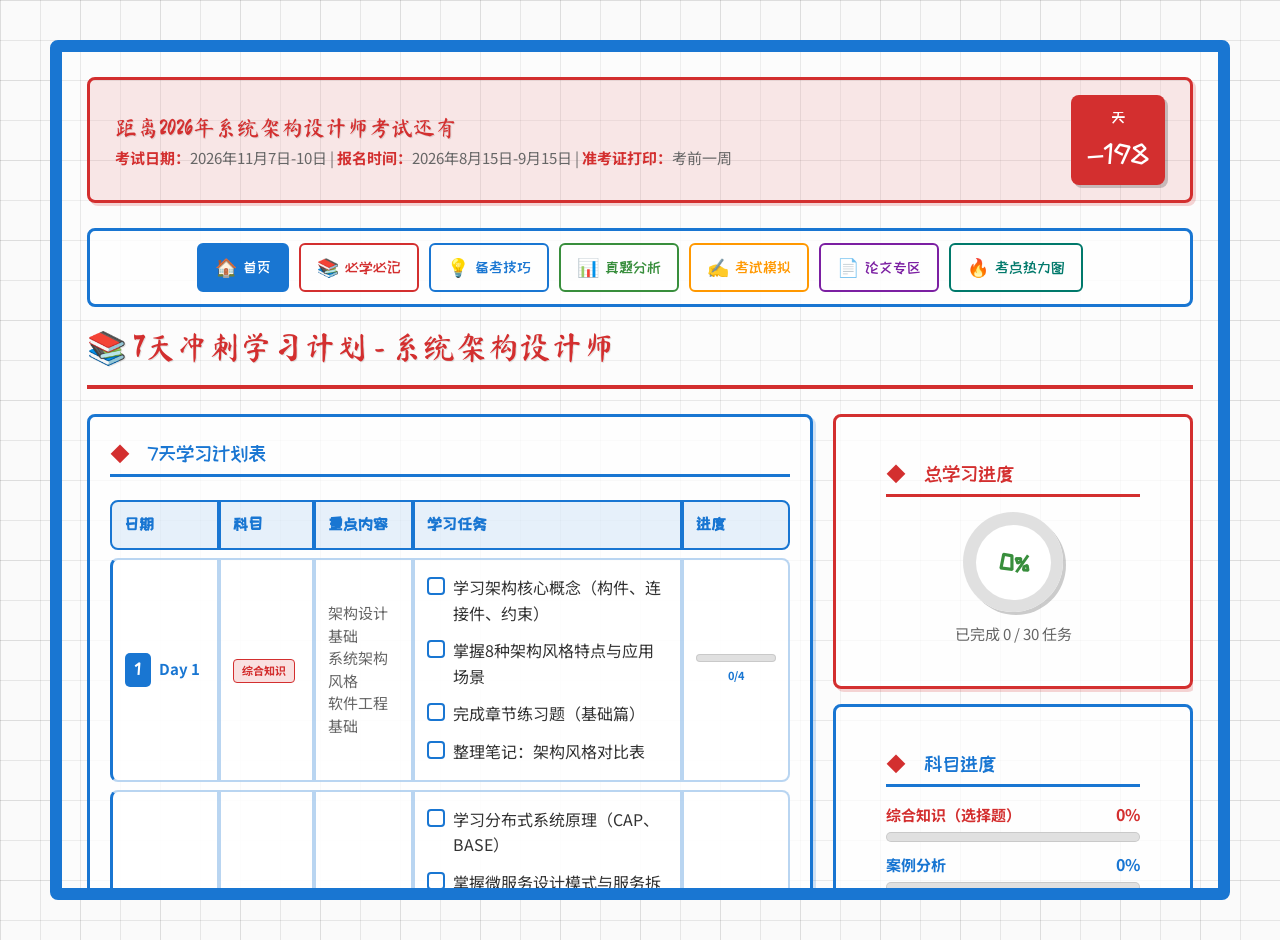
<file: index.html>
<!DOCTYPE html>
<html lang="zh-CN">
<head>
    <meta charset="UTF-8">
    <meta name="viewport" content="width=device-width, initial-scale=1.0">
    <title>系统架构设计师冲刺备考网站</title>
    <link rel="stylesheet" href="css/common.css">
    <style>
        * {
            margin: 0;
            padding: 0;
            box-sizing: border-box;
        }

        body {
            font-family: 'Noto Sans SC', sans-serif;
            background: #fafafa;
            background-image:
                linear-gradient(rgba(0,0,0,0.08) 1px, transparent 1px),
                linear-gradient(90deg, rgba(0,0,0,0.08) 1px, transparent 1px),
                linear-gradient(rgba(0,0,0,0.04) 1px, transparent 1px),
                linear-gradient(90deg, rgba(0,0,0,0.04) 1px, transparent 1px);
            background-size: 40px 40px, 40px 40px, 80px 80px, 80px 80px;
            padding: 40px 50px;
            color: #333;
            min-height: 100vh;
        }

        /* 白板边框效果 */
        .whiteboard-container {
            background: rgba(255,255,255,0.3);
            border: 12px solid #1976d2;
            border-radius: 8px;
            padding: 25px;
            max-width: 1500px;
            margin: 0 auto;
            max-height: calc(100vh - 40px);
            overflow: hidden;
        }

        /* 倒计时横幅 */
        .countdown-banner {
            background: rgba(211,47,47,0.1);
            border: 3px solid #d32f2f;
            border-radius: 8px;
            padding: 15px 25px;
            margin-bottom: 25px;
            display: flex;
            justify-content: space-between;
            align-items: center;
            box-shadow: 3px 3px 0 rgba(211,47,47,0.2);
        }

        .countdown-title {
            color: #d32f2f;
            font-family: 'Ma Shan Zheng', cursive;
            font-size: 22px;
            text-shadow: 1px 1px 0 rgba(0,0,0,0.1);
        }

        .countdown-days {
            display: flex;
            gap: 10px;
        }

        .day-box {
            background: #d32f2f;
            color: #fff;
            padding: 10px 15px;
            border-radius: 8px;
            font-family: 'ZCOOL KuaiLe', cursive;
            font-size: 28px;
            text-align: center;
            min-width: 60px;
            box-shadow: 3px 3px 0 rgba(0,0,0,0.2);
        }

        .day-label {
            font-size: 16px;
            font-weight: 500;
        }

        .exam-info {
            font-size: 15px;
            color: #666;
        }

        .exam-info strong {
            color: #d32f2f;
        }

        /* 页面标题 */
        .page-title {
            color: #d32f2f;
            font-family: 'Ma Shan Zheng', cursive;
            font-size: 32px;
            margin-bottom: 25px;
            padding-bottom: 12px;
            border-bottom: 4px solid #d32f2f;
            text-shadow: 1px 1px 0 rgba(0,0,0,0.1);
        }

        /* 主内容区域 */
        .main-content {
            display: grid;
            grid-template-columns: 1fr 360px;
            gap: 20px;
            min-height: calc(100vh - 250px);
            max-height: calc(100vh - 180px);
            overflow: hidden;
        }

        /* 左侧计划区可滚动 */
        .study-plan-section {
            max-height: 100%;
            overflow-y: auto;
            scrollbar-width: thin;
            scrollbar-color: #1976d2 rgba(0,0,0,0.1);
        }
        .study-plan-section::-webkit-scrollbar { width: 8px; }
        .study-plan-section::-webkit-scrollbar-track { background: rgba(0,0,0,0.1); border-radius: 4px; }
        .study-plan-section::-webkit-scrollbar-thumb { background: #1976d2; border-radius: 4px; }

        /* 右侧进度区可滚动 */
        .progress-section {
            max-height: 100%;
            overflow-y: auto;
            scrollbar-width: thin;
            scrollbar-color: #d32f2f rgba(0,0,0,0.1);
        }
        .progress-section::-webkit-scrollbar { width: 8px; }
        .progress-section::-webkit-scrollbar-track { background: rgba(0,0,0,0.1); border-radius: 4px; }
        .progress-section::-webkit-scrollbar-thumb { background: #d32f2f; border-radius: 4px; }

        /* 7天学习计划表格 */
        .study-plan-section {
            background: rgba(255,255,255,0.7);
            border: 3px solid #1976d2;
            border-radius: 8px;
            padding: 20px;
            box-shadow: 3px 3px 0 rgba(25,118,210,0.2);
        }

        /* 科目列样式优化 - 标签不换行 */
        .subject-tags-wrapper {
            display: flex;
            flex-wrap: nowrap;
            gap: 4px;
            align-items: center;
        }

        /* 科目标签 - 更紧凑 */
        .subject-tag {
            display: inline-block;
            padding: 2px 8px;
            border-radius: 4px;
            font-size: 11px;
            font-weight: 700;
            white-space: nowrap;
        }

        .section-title {
            color: #1976d2;
            font-family: 'ZCOOL KuaiLe', cursive;
            font-size: 20px;
            margin-bottom: 15px;
            display: flex;
            align-items: center;
            gap: 8px;
        }

        .section-title::before {
            content: '◆';
            color: #d32f2f;
        }

        /* 学习计划表格 */
        .plan-table {
            width: 100%;
            border-collapse: separate;
            border-spacing: 0 8px;
        }

        .plan-table th {
            background: rgba(25,118,210,0.1);
            color: #1976d2;
            font-family: 'ZCOOL KuaiLe', cursive;
            font-size: 16px;
            padding: 10px 12px;
            text-align: left;
            border: 2px solid #1976d2;
        }

        .plan-table th:first-child {
            border-radius: 8px 0 0 8px;
        }

        .plan-table th:last-child {
            border-radius: 0 8px 8px 0;
        }

        .plan-table td {
            padding: 12px 12px;
            font-size: 15px;
            background: rgba(255,255,255,0.8);
            border: 2px solid rgba(25,118,210,0.3);
            transition: all 0.3s;
        }

        .plan-table td:first-child {
            border-radius: 8px 0 0 8px;
            border-left: 3px solid #1976d2;
        }

        .plan-table td:last-child {
            border-radius: 0 8px 8px 0;
        }

        .plan-table tr:hover td {
            background: rgba(25,118,210,0.1);
            border-color: #1976d2;
        }

        /* 日期单元格 */
        .day-cell {
            font-weight: 700;
            color: #1976d2;
            white-space: nowrap;
        }

        .day-number {
            display: inline-block;
            background: #1976d2;
            color: #fff;
            padding: 4px 10px;
            border-radius: 5px;
            font-family: 'ZCOOL KuaiLe', cursive;
            font-size: 16px;
            margin-right: 8px;
        }

        /* 科目标签 - 更紧凑 */
        .subject-tag {
            display: inline-block;
            padding: 2px 8px;
            border-radius: 4px;
            font-size: 11px;
            font-weight: 700;
            white-space: nowrap;
        }

        .subject-tag.red {
            background: rgba(211,47,47,0.15);
            color: #d32f2f;
            border: 1px solid #d32f2f;
        }

        .subject-tag.blue {
            background: rgba(25,118,210,0.15);
            color: #1976d2;
            border: 1px solid #1976d2;
        }

        .subject-tag.green {
            background: rgba(56,142,60,0.15);
            color: #388e3c;
            border: 1px solid #388e3c;
        }

        .subject-tag.orange {
            background: rgba(255,152,0,0.15);
            color: #ff9800;
            border: 1px solid #ff9800;
        }

        /* 内容要点 */
        .content-points {
            color: #666;
            font-size: 16px;
            line-height: 1.5;
        }

        /* 任务checkbox列表 */
        .task-list {
            display: flex;
            flex-direction: column;
            gap: 6px;
        }

        .task-item {
            display: flex;
            align-items: flex-start;
            gap: 8px;
            font-size: 16px;
            line-height: 1.6;
            cursor: pointer;
            padding: 3px 0;
        }

        .task-item:hover {
            color: #1976d2;
        }

        .task-checkbox {
            width: 18px;
            height: 18px;
            border: 2px solid #1976d2;
            border-radius: 4px;
            cursor: pointer;
            display: flex;
            align-items: center;
            justify-content: center;
            transition: all 0.2s;
            background: transparent;
            flex-shrink: 0;
            margin-top: 2px;
        }

        .task-checkbox:hover {
            background: rgba(25,118,210,0.1);
        }

        .task-checkbox.checked {
            background: #388e3c;
            border-color: #388e3c;
        }

        .task-checkbox.checked::after {
            content: '✓';
            color: #fff;
            font-size: 16px;
            font-weight: 700;
        }

        .task-text {
            flex: 1;
        }

        .task-text.completed {
            color: #666;
            text-decoration: line-through;
        }

        /* 状态进度 */
        .status-progress {
            display: flex;
            flex-direction: column;
            align-items: center;
            gap: 5px;
        }

        .mini-progress-bar {
            width: 80px;
            height: 8px;
            background: #e0e0e0;
            border-radius: 4px;
            overflow: hidden;
            border: 1px solid rgba(0,0,0,0.1);
        }

        .mini-progress-fill {
            height: 100%;
            border-radius: 4px;
            transition: width 0.3s ease;
            background: #1976d2;
        }

        .mini-progress-fill.completed {
            background: #388e3c;
        }

        .progress-percent-text {
            font-size: 11px;
            font-weight: 700;
            color: #1976d2;
        }

        .progress-percent-text.completed {
            color: #388e3c;
        }

        /* 右侧进度区域 */
        .progress-section {
            display: flex;
            flex-direction: column;
            gap: 15px;
            height: 100%;
        }

        /* 总进度卡片 */
        .total-progress-card {
            background: rgba(255,255,255,0.7);
            border: 3px solid #d32f2f;
            border-radius: 8px;
            padding: 40px 50px;
            text-align: center;
            box-shadow: 3px 3px 0 rgba(211,47,47,0.2);
        }

        .progress-circle {
            width: 100px;
            height: 100px;
            border-radius: 50%;
            background: conic-gradient(#388e3c 0deg 0deg, #e0e0e0 0deg 360deg);
            display: flex;
            align-items: center;
            justify-content: center;
            margin: 10px auto;
            box-shadow: 3px 3px 0 rgba(0,0,0,0.2);
            position: relative;
        }

        .progress-circle::before {
            content: '';
            width: 75px;
            height: 75px;
            border-radius: 50%;
            background: #fff;
            position: absolute;
        }

        .progress-value {
            position: relative;
            z-index: 1;
            color: #388e3c;
            font-family: 'ZCOOL KuaiLe', cursive;
            font-size: 24px;
            font-weight: 700;
        }

        .progress-label {
            color: #666;
            font-size: 15px;
        }

        /* 分科目进度 */
        .subject-progress-card {
            background: rgba(255,255,255,0.7);
            border: 3px solid #1976d2;
            border-radius: 8px;
            padding: 40px 50px;
            box-shadow: 3px 3px 0 rgba(25,118,210,0.2);
        }

        .progress-item {
            margin-bottom: 10px;
        }

        .progress-item:last-child {
            margin-bottom: 0;
        }

        .progress-header {
            display: flex;
            justify-content: space-between;
            align-items: center;
            margin-bottom: 4px;
        }

        .progress-name {
            font-size: 15px;
            font-weight: 700;
        }

        .progress-percent {
            font-size: 16px;
            font-weight: 700;
        }

        .progress-bar {
            height: 10px;
            background: #e0e0e0;
            border-radius: 5px;
            overflow: hidden;
            border: 1px solid rgba(0,0,0,0.1);
        }

        .progress-fill {
            height: 100%;
            border-radius: 5px;
            transition: width 0.5s ease;
        }

        .progress-fill.red {
            background: #d32f2f;
        }

        .progress-fill.blue {
            background: #1976d2;
        }

        .progress-fill.green {
            background: #388e3c;
        }

        /* 今日推荐卡片 */
        .today-recommend-card {
            background: rgba(255,152,0,0.15);
            border: 3px solid #ff9800;
            border-radius: 8px;
            padding: 40px 50px;
            box-shadow: 3px 3px 0 rgba(255,152,0,0.2);
        }

        .today-recommend-card .section-title::before {
            color: #ff9800;
        }

        .today-recommend-card .section-title {
            color: #ff9800;
            font-size: 18px;
            margin-bottom: 10px;
        }

        .recommend-item {
            background: rgba(255,255,255,0.8);
            padding: 6px 10px;
            border-radius: 5px;
            margin-bottom: 5px;
            border: 2px solid rgba(255,152,0,0.3);
            cursor: pointer;
            transition: all 0.3s;
        }

        .recommend-item:hover {
            background: rgba(255,152,0,0.2);
            transform: translateX(5px);
        }

        .recommend-item:last-child {
            margin-bottom: 0;
        }

        .recommend-title {
            font-weight: 700;
            font-size: 16px;
            color: #333;
        }

        .recommend-desc {
            font-size: 10px;
            color: #666;
            margin-top: 2px;
        }

        /* 响应式设计 */
        @media (max-width: 1024px) {
            .main-content {
                grid-template-columns: 1fr;
            }
        }

        @media (max-width: 768px) {
            .countdown-banner {
                flex-direction: column;
                gap: 15px;
                text-align: center;
            }

            .countdown-days {
                justify-content: center;
            }

            .plan-table th:nth-child(3),
            .plan-table td:nth-child(3) {
                display: none;
            }
        }

        .clickable {
            cursor: pointer;
        }
    </style>
</head>
<body>
    <div class="whiteboard-container">
        <!-- 倒计时横幅 -->
        <div class="countdown-banner">
            <div>
                <div class="countdown-title">距离2026年系统架构设计师考试还有</div>
                <div class="exam-info">
                    <strong>考试日期：</strong>2026年11月7日-10日 |
                    <strong>报名时间：</strong>2026年8月15日-9月15日 |
                    <strong>准考证打印：</strong>考前一周
                </div>
            </div>
            <div class="countdown-days">
                <div class="day-box">
                    <div class="day-label">天</div>
                    <div id="countdownDays">176</div>
                </div>
            </div>
        </div>

        <!-- 快速导航栏 -->
        <div class="quick-nav-bar">
            <div class="quick-nav-item home active" onclick="location.href='index.html'"><span class="nav-icon">🏠</span><span class="nav-label">首页</span></div>
            <div class="quick-nav-item knowledge" onclick="location.href='knowledge.html'"><span class="nav-icon">📚</span><span class="nav-label">必学必记</span></div>
            <div class="quick-nav-item tips" onclick="location.href='tips.html'"><span class="nav-icon">💡</span><span class="nav-label">备考技巧</span></div>
            <div class="quick-nav-item questions" onclick="location.href='questions.html'"><span class="nav-icon">📊</span><span class="nav-label">真题分析</span></div>
            <div class="quick-nav-item exam" onclick="location.href='exam.html'"><span class="nav-icon">✍️</span><span class="nav-label">考试模拟</span></div>
            <div class="quick-nav-item essay" onclick="location.href='essay.html'"><span class="nav-icon">📄</span><span class="nav-label">论文专区</span></div>
            <div class="quick-nav-item heatmap" onclick="location.href='heatmap.html'"><span class="nav-icon">🔥</span><span class="nav-label">考点热力图</span></div>
        </div>

        <!-- 页面标题 -->
        <div class="page-title">📚 7天冲刺学习计划 - 系统架构设计师</div>

        <!-- 主内容区域 -->
        <div class="main-content">
            <!-- 左侧：学习计划表格 -->
            <div class="study-plan-section">
                <div class="section-title">7天学习计划表</div>
                <table class="plan-table">
                    <thead>
                        <tr>
                            <th style="width: 12%;">日期</th>
                            <th style="width: 12%;">科目</th>
                            <th style="width: 18%;">重点内容</th>
                            <th style="width: 48%;">学习任务</th>
                            <th style="width: 10%;">进度</th>
                        </tr>
                    </thead>
                    <tbody>
                        <!-- Day 1 -->
                        <tr data-day="1">
                            <td class="day-cell">
                                <span class="day-number">1</span>Day 1
                            </td>
                            <td>
                                <span class="subject-tag red">综合知识</span>
                            </td>
                            <td class="content-points">
                                架构设计基础<br>
                                系统架构风格<br>
                                软件工程基础
                            </td>
                            <td>
                                <div class="task-list">
                                    <div class="task-item" onclick="toggleTask(this)">
                                        <div class="task-checkbox"></div>
                                        <span class="task-text">学习架构核心概念（构件、连接件、约束）</span>
                                    </div>
                                    <div class="task-item" onclick="toggleTask(this)">
                                        <div class="task-checkbox"></div>
                                        <span class="task-text">掌握8种架构风格特点与应用场景</span>
                                    </div>
                                    <div class="task-item" onclick="toggleTask(this)">
                                        <div class="task-checkbox"></div>
                                        <span class="task-text">完成章节练习题（基础篇）</span>
                                    </div>
                                    <div class="task-item" onclick="toggleTask(this)">
                                        <div class="task-checkbox"></div>
                                        <span class="task-text">整理笔记：架构风格对比表</span>
                                    </div>
                                </div>
                            </td>
                            <td>
                                <div class="status-progress">
                                    <div class="mini-progress-bar">
                                        <div class="mini-progress-fill" style="width: 0%;"></div>
                                    </div>
                                    <span class="progress-percent-text">0/4</span>
                                </div>
                            </td>
                        </tr>

                        <!-- Day 2 -->
                        <tr data-day="2">
                            <td class="day-cell">
                                <span class="day-number">2</span>Day 2
                            </td>
                            <td>
                                <span class="subject-tag red">综合知识</span>
                            </td>
                            <td class="content-points">
                                分布式系统<br>
                                微服务架构<br>
                                云原生架构
                            </td>
                            <td>
                                <div class="task-list">
                                    <div class="task-item" onclick="toggleTask(this)">
                                        <div class="task-checkbox"></div>
                                        <span class="task-text">学习分布式系统原理（CAP、BASE）</span>
                                    </div>
                                    <div class="task-item" onclick="toggleTask(this)">
                                        <div class="task-checkbox"></div>
                                        <span class="task-text">掌握微服务设计模式与服务拆分策略</span>
                                    </div>
                                    <div class="task-item" onclick="toggleTask(this)">
                                        <div class="task-checkbox"></div>
                                        <span class="task-text">了解云原生技术栈（容器、K8s、DevOps）</span>
                                    </div>
                                    <div class="task-item" onclick="toggleTask(this)">
                                        <div class="task-checkbox"></div>
                                        <span class="task-text">完成2023-2025真题（分布式架构专题）</span>
                                    </div>
                                    <div class="task-item" onclick="toggleTask(this)">
                                        <div class="task-checkbox"></div>
                                        <span class="task-text">整理错题：分布式系统常见考点</span>
                                    </div>
                                </div>
                            </td>
                            <td>
                                <div class="status-progress">
                                    <div class="mini-progress-bar">
                                        <div class="mini-progress-fill" style="width: 0%;"></div>
                                    </div>
                                    <span class="progress-percent-text">0/5</span>
                                </div>
                            </td>
                        </tr>

                        <!-- Day 3 -->
                        <tr data-day="3">
                            <td class="day-cell">
                                <span class="day-number">3</span>Day 3
                            </td>
                            <td>
                                <span class="subject-tag red">综合知识</span>
                                <span class="subject-tag blue">案例分析</span>
                            </td>
                            <td class="content-points">
                                数据库架构<br>
                                缓存架构<br>
                                消息队列
                            </td>
                            <td>
                                <div class="task-list">
                                    <div class="task-item" onclick="toggleTask(this)">
                                        <div class="task-checkbox"></div>
                                        <span class="task-text">学习数据库设计原则与分库分表策略</span>
                                    </div>
                                    <div class="task-item" onclick="toggleTask(this)">
                                        <div class="task-checkbox"></div>
                                        <span class="task-text">掌握缓存架构模式（本地缓存、分布式缓存）</span>
                                    </div>
                                    <div class="task-item" onclick="toggleTask(this)">
                                        <div class="task-checkbox"></div>
                                        <span class="task-text">了解消息队列选型与应用场景</span>
                                    </div>
                                    <div class="task-item" onclick="toggleTask(this)">
                                        <div class="task-checkbox"></div>
                                        <span class="task-text">完成案例分析真题2-3道</span>
                                    </div>
                                </div>
                            </td>
                            <td>
                                <div class="status-progress">
                                    <div class="mini-progress-bar">
                                        <div class="mini-progress-fill" style="width: 0%;"></div>
                                    </div>
                                    <span class="progress-percent-text">0/4</span>
                                </div>
                            </td>
                        </tr>

                        <!-- Day 4 -->
                        <tr data-day="4">
                            <td class="day-cell">
                                <span class="day-number">4</span>Day 4
                            </td>
                            <td>
                                <span class="subject-tag blue">案例分析</span>
                            </td>
                            <td class="content-points">
                                性能优化<br>
                                安全架构<br>
                                系统可靠性
                            </td>
                            <td>
                                <div class="task-list">
                                    <div class="task-item" onclick="toggleTask(this)">
                                        <div class="task-checkbox"></div>
                                        <span class="task-text">学习性能优化方法论（定位、分析、优化）</span>
                                    </div>
                                    <div class="task-item" onclick="toggleTask(this)">
                                        <div class="task-checkbox"></div>
                                        <span class="task-text">掌握安全架构设计原则与常见威胁</span>
                                    </div>
                                    <div class="task-item" onclick="toggleTask(this)">
                                        <div class="task-checkbox"></div>
                                        <span class="task-text">了解高可用架构设计（容灾、备份）</span>
                                    </div>
                                    <div class="task-item" onclick="toggleTask(this)">
                                        <div class="task-checkbox"></div>
                                        <span class="task-text">完成案例分析真题4-5道（性能+安全专题）</span>
                                    </div>
                                    <div class="task-item" onclick="toggleTask(this)">
                                        <div class="task-checkbox"></div>
                                        <span class="task-text">整理案例分析答题模板</span>
                                    </div>
                                </div>
                            </td>
                            <td>
                                <div class="status-progress">
                                    <div class="mini-progress-bar">
                                        <div class="mini-progress-fill" style="width: 0%;"></div>
                                    </div>
                                    <span class="progress-percent-text">0/5</span>
                                </div>
                            </td>
                        </tr>

                        <!-- Day 5 -->
                        <tr data-day="5">
                            <td class="day-cell">
                                <span class="day-number">5</span>Day 5
                            </td>
                            <td>
                                <span class="subject-tag green">论文写作</span>
                            </td>
                            <td class="content-points">
                                论文框架<br>
                                架构模式<br>
                                项目经验
                            </td>
                            <td>
                                <div class="task-list">
                                    <div class="task-item" onclick="toggleTask(this)">
                                        <div class="task-checkbox"></div>
                                        <span class="task-text">学习论文写作框架（摘要、正文、结论）</span>
                                    </div>
                                    <div class="task-item" onclick="toggleTask(this)">
                                        <div class="task-checkbox"></div>
                                        <span class="task-text">准备2-3个项目案例（架构设计经验）</span>
                                    </div>
                                    <div class="task-item" onclick="toggleTask(this)">
                                        <div class="task-checkbox"></div>
                                        <span class="task-text">掌握常见架构模式描述方法</span>
                                    </div>
                                    <div class="task-item" onclick="toggleTask(this)">
                                        <div class="task-checkbox"></div>
                                        <span class="task-text">阅读范文3-5篇，提炼写作技巧</span>
                                    </div>
                                </div>
                            </td>
                            <td>
                                <div class="status-progress">
                                    <div class="mini-progress-bar">
                                        <div class="mini-progress-fill" style="width: 0%;"></div>
                                    </div>
                                    <span class="progress-percent-text">0/4</span>
                                </div>
                            </td>
                        </tr>

                        <!-- Day 6 -->
                        <tr data-day="6">
                            <td class="day-cell">
                                <span class="day-number">6</span>Day 6
                            </td>
                            <td>
                                <span class="subject-tag orange">综合模拟</span>
                            </td>
                            <td class="content-points">
                                全真模拟<br>
                                错题分析<br>
                                知识补漏
                            </td>
                            <td>
                                <div class="task-list">
                                    <div class="task-item" onclick="toggleTask(this)">
                                        <div class="task-checkbox"></div>
                                        <span class="task-text">完成一套完整真题模拟（严格计时）</span>
                                    </div>
                                    <div class="task-item" onclick="toggleTask(this)">
                                        <div class="task-checkbox"></div>
                                        <span class="task-text">分析错题，记录薄弱知识点</span>
                                    </div>
                                    <div class="task-item" onclick="toggleTask(this)">
                                        <div class="task-checkbox"></div>
                                        <span class="task-text">针对薄弱环节重点复习</span>
                                    </div>
                                    <div class="task-item" onclick="toggleTask(this)">
                                        <div class="task-checkbox"></div>
                                        <span class="task-text">整理错题集，标注高频错误类型</span>
                                    </div>
                                </div>
                            </td>
                            <td>
                                <div class="status-progress">
                                    <div class="mini-progress-bar">
                                        <div class="mini-progress-fill" style="width: 0%;"></div>
                                    </div>
                                    <span class="progress-percent-text">0/4</span>
                                </div>
                            </td>
                        </tr>

                        <!-- Day 7 -->
                        <tr data-day="7">
                            <td class="day-cell">
                                <span class="day-number">7</span>Day 7
                            </td>
                            <td>
                                <span class="subject-tag orange">考前冲刺</span>
                            </td>
                            <td class="content-points">
                                重点回顾<br>
                                论文练习<br>
                                心态调整
                            </td>
                            <td>
                                <div class="task-list">
                                    <div class="task-item" onclick="toggleTask(this)">
                                        <div class="task-checkbox"></div>
                                        <span class="task-text">快速回顾高频考点与必背知识点</span>
                                    </div>
                                    <div class="task-item" onclick="toggleTask(this)">
                                        <div class="task-checkbox"></div>
                                        <span class="task-text">练习一篇论文写作（限时2小时）</span>
                                    </div>
                                    <div class="task-item" onclick="toggleTask(this)">
                                        <div class="task-checkbox"></div>
                                        <span class="task-text">浏览错题集，强化记忆</span>
                                    </div>
                                    <div class="task-item" onclick="toggleTask(this)">
                                        <div class="task-checkbox"></div>
                                        <span class="task-text">调整心态，准备考试物品</span>
                                    </div>
                                </div>
                            </td>
                            <td>
                                <div class="status-progress">
                                    <div class="mini-progress-bar">
                                        <div class="mini-progress-fill" style="width: 0%;"></div>
                                    </div>
                                    <span class="progress-percent-text">0/4</span>
                                </div>
                            </td>
                        </tr>
                    </tbody>
                </table>
            </div>

            <!-- 右侧：进度与推荐 -->
            <div class="progress-section">
                <!-- 总进度 -->
                <div class="total-progress-card">
                    <div class="section-title" style="color: #d32f2f;">总学习进度</div>
                    <div class="progress-circle">
                        <div class="progress-value">0%</div>
                    </div>
                    <div class="progress-label">已完成 0 / 30 任务</div>
                </div>

                <!-- 分科目进度 -->
                <div class="subject-progress-card">
                    <div class="section-title">科目进度</div>

                    <div class="progress-item">
                        <div class="progress-header">
                            <span class="progress-name" style="color: #d32f2f;">综合知识（选择题）</span>
                            <span class="progress-percent" style="color: #d32f2f;">0%</span>
                        </div>
                        <div class="progress-bar">
                            <div class="progress-fill red" style="width: 0%;"></div>
                        </div>
                    </div>

                    <div class="progress-item">
                        <div class="progress-header">
                            <span class="progress-name" style="color: #1976d2;">案例分析</span>
                            <span class="progress-percent" style="color: #1976d2;">0%</span>
                        </div>
                        <div class="progress-bar">
                            <div class="progress-fill blue" style="width: 0%;"></div>
                        </div>
                    </div>

                    <div class="progress-item">
                        <div class="progress-header">
                            <span class="progress-name" style="color: #388e3c;">论文写作</span>
                            <span class="progress-percent" style="color: #388e3c;">0%</span>
                        </div>
                        <div class="progress-bar">
                            <div class="progress-fill green" style="width: 0%;"></div>
                        </div>
                    </div>
                </div>

                <!-- 今日推荐 -->
                <div class="today-recommend-card">
                    <div class="section-title">今日学习推荐</div>

                    <div class="recommend-item clickable" onclick="location.href='knowledge.html?topic=arch-core'">
                        <div class="recommend-title">⭐ 架构设计基础详解</div>
                        <div class="recommend-desc">Day 1重点内容 · 高频考点 · 必学必记</div>
                    </div>

                    <div class="recommend-item clickable" onclick="location.href='knowledge.html?topic=arch-style'">
                        <div class="recommend-title">📊 架构风格对比表</div>
                        <div class="recommend-desc">8种架构风格特点与应用场景速查</div>
                    </div>

                    <div class="recommend-item clickable" onclick="location.href='knowledge.html?topic=dist-cap'">
                        <div class="recommend-title">🌐 分布式系统原理</div>
                        <div class="recommend-desc">CAP定理 · BASE理论 · 一致性算法</div>
                    </div>

                    <div class="recommend-item clickable" onclick="location.href='knowledge.html?topic=dist-microservice'">
                        <div class="recommend-title">🔧 微服务架构设计</div>
                        <div class="recommend-desc">服务拆分 · API网关 · 服务治理</div>
                    </div>

                    <div class="recommend-item clickable" onclick="location.href='knowledge.html?topic=db-sharding'">
                        <div class="recommend-title">💾 数据库架构优化</div>
                        <div class="recommend-desc">分库分表 · 缓存策略 · 读写分离</div>
                    </div>

                    <div class="recommend-item clickable" onclick="location.href='essay.html'">
                        <div class="recommend-title">📄 论文写作模板</div>
                        <div class="recommend-desc">摘要结构 · 正文框架 · 结论要点</div>
                    </div>
                </div>
            </div>
        </div>

    <script src="js/common.js"></script>
    <script>
        // 直接渲染快速导航栏（script在DOM底部，元素已存在）
        // 导航栏已硬编码，无需渲染

        // 计算考试倒计时
        function calculateCountdown() {
            const daysRemaining = calcDaysRemaining();
            document.getElementById('countdownDays').textContent = daysRemaining;
        }

        // 切换任务checkbox（保存到localStorage）
        function toggleTask(taskItem) {
            const checkbox = taskItem.querySelector('.task-checkbox');
            const taskText = taskItem.querySelector('.task-text');
            const row = taskItem.closest('tr');
            const day = row.dataset.day;
            const taskIndex = Array.from(row.querySelectorAll('.task-item')).indexOf(taskItem);
            const taskId = `task${taskIndex}`;

            checkbox.classList.toggle('checked');
            taskText.classList.toggle('completed');

            // 保存到localStorage
            const completed = checkbox.classList.contains('checked');
            updateTask(day, taskId, completed);

            updateRowProgress(row);
            updateTotalProgress();
        }

        // 从localStorage加载任务状态
        function loadTaskStatus() {
            for (let day = 1; day <= 7; day++) {
                const row = document.querySelector(`[data-day="${day}"]`);
                if (!row) continue;
                const tasks = row.querySelectorAll('.task-item');
                tasks.forEach((task, index) => {
                    const taskId = `task${index}`;
                    const status = getTaskStatus(day, taskId);
                    if (status) {
                        task.querySelector('.task-checkbox').classList.add('checked');
                        task.querySelector('.task-text').classList.add('completed');
                    }
                });
                updateRowProgress(row);
            }
        }

        // 更新单行进度
        function updateRowProgress(row) {
            const tasks = row.querySelectorAll('.task-item');
            const completedTasks = row.querySelectorAll('.task-checkbox.checked');
            const total = tasks.length;
            const completed = completedTasks.length;
            const percent = Math.round((completed / total) * 100);

            const miniBar = row.querySelector('.mini-progress-fill');
            const miniText = row.querySelector('.progress-percent-text');

            miniBar.style.width = percent + '%';
            miniText.textContent = `${completed}/${total}`;

            if (percent === 100) {
                miniBar.classList.add('completed');
                miniText.classList.add('completed');
            } else {
                miniBar.classList.remove('completed');
                miniText.classList.remove('completed');
            }
        }

        // 更新总进度
        function updateTotalProgress() {
            const allTasks = document.querySelectorAll('.task-item');
            const completedTasks = document.querySelectorAll('.task-checkbox.checked');
            const total = allTasks.length;
            const completed = completedTasks.length;
            const percent = Math.round((completed / total) * 100);

            // 更新圆形进度
            document.querySelector('.progress-value').textContent = percent + '%';
            document.querySelector('.progress-label').textContent = `已完成 ${completed} / ${total} 任务`;

            const progressCircle = document.querySelector('.progress-circle');
            const degrees = (percent / 100) * 360;
            progressCircle.style.background = `conic-gradient(#388e3c 0deg ${degrees}deg, #e0e0e0 ${degrees}deg 360deg)`;

            // 更新分科目进度
            updateSubjectProgress();
        }

        // 更新分科目进度
        function updateSubjectProgress() {
            // 综合知识：Day 1, 2, 3 的部分任务
            const zhTasks = [
                ...document.querySelector('[data-day="1"]').querySelectorAll('.task-item'),
                ...document.querySelector('[data-day="2"]').querySelectorAll('.task-item'),
                ...document.querySelector('[data-day="3"]').querySelectorAll('.task-item').slice(0, 3)
            ];
            const zhCompleted = zhTasks.filter(t => t.querySelector('.task-checkbox.checked')).length;
            const zhPercent = Math.round((zhCompleted / zhTasks.length) * 100);
            document.querySelector('.progress-fill.red').style.width = zhPercent + '%';
            document.querySelector('.progress-percent[style*="d32f2f"]').textContent = zhPercent + '%';

            // 案例分析：Day 3, 4 的部分任务
            const alTasks = [
                ...document.querySelector('[data-day="3"]').querySelectorAll('.task-item').slice(3),
                ...document.querySelector('[data-day="4"]').querySelectorAll('.task-item')
            ];
            const alCompleted = alTasks.filter(t => t.querySelector('.task-checkbox.checked')).length;
            const alPercent = Math.round((alCompleted / alTasks.length) * 100);
            document.querySelector('.progress-fill.blue').style.width = alPercent + '%';
            document.querySelector('.progress-percent[style*="1976d2"]').textContent = alPercent + '%';

            // 论文写作：Day 5 的任务
            const paperTasks = document.querySelector('[data-day="5"]').querySelectorAll('.task-item');
            const paperCompleted = paperTasks.filter(t => t.querySelector('.task-checkbox.checked')).length;
            const paperPercent = Math.round((paperCompleted / paperTasks.length) * 100);
            document.querySelector('.progress-fill.green').style.width = paperPercent + '%';
            document.querySelector('.progress-percent[style*="388e3c"]').textContent = paperPercent + '%';
        }

        // 初始化
        calculateCountdown();
        loadTaskStatus();
        updateTotalProgress();
    </script>
</body>
</html>
</file>
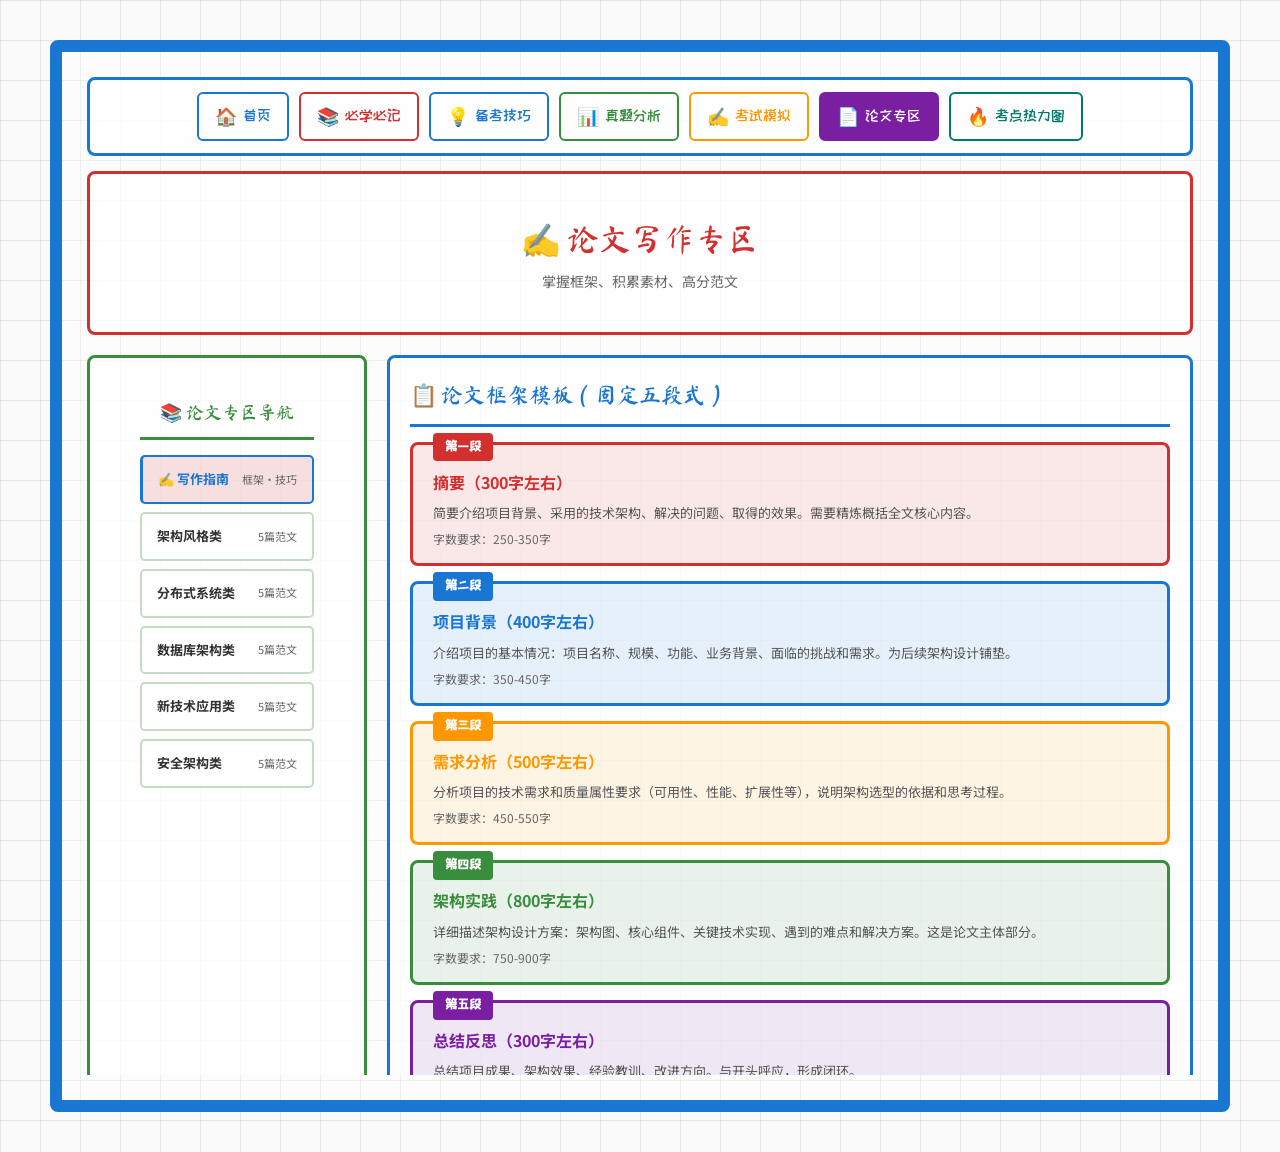
<file: essay.html>
<!DOCTYPE html>
<html lang="zh-CN">
<head>
    <meta charset="UTF-8">
    <meta name="viewport" content="width=device-width, initial-scale=1.0">
    <title>论文专区 - 系统架构设计师冲刺备考网站</title>
    <link rel="stylesheet" href="css/common.css">
    <script src="js/common.js"></script>
    <style>
        * { margin: 0; padding: 0; box-sizing: border-box; }
        body {
            font-family: 'Noto Sans SC', sans-serif;
            background: #fafafa;
            background-image: linear-gradient(rgba(0,0,0,0.08) 1px, transparent 1px), linear-gradient(90deg, rgba(0,0,0,0.08) 1px, transparent 1px);
            background-size: 40px 40px;
            padding: 40px 50px; color: #333; min-height: 100vh;
        }
        .whiteboard-container {
            background: rgba(255,255,255,0.3);
            border: 12px solid #1976d2;
            border-radius: 8px;
            padding: 25px;
            max-width: 1500px;
            margin: 0 auto;
        }

        /* 顶部导航 */
        .nav-tabs { display: flex; gap: 10px; }
        .nav-tab {
            font-family: 'ZCOOL KuaiLe', cursive;
            font-size: 14px; padding: 8px 20px;
            border: 3px solid; border-radius: 5px;
            cursor: pointer; transition: all 0.3s; background: transparent;
        }
        .nav-tab.red { color: #d32f2f; border-color: #d32f2f; }
        .nav-tab.blue { color: #1976d2; border-color: #1976d2; }
        .nav-tab.green.active { background: #388e3c; color: #fff; }
        .nav-tab.green { color: #388e3c; border-color: #388e3c; }
        .breadcrumb { font-size: 13px; color: #666; }
        .breadcrumb span { color: #388e3c; font-weight: 700; }

        /* 模块标题 */
        .module-header {
            text-align: center;
            margin-bottom: 20px;
            padding: 40px 50px;
            background: rgba(255,255,255,0.7);
            border: 3px solid #d32f2f;
            border-radius: 8px;
        }
        .module-title {
            color: #d32f2f;
            font-family: 'Ma Shan Zheng', cursive;
            font-size: 32px;
        }
        .module-subtitle { font-size: 14px; color: #666; margin-top: 5px; }

        /* 主内容区 */
        .main-content {
            display: grid;
            grid-template-columns: 280px 1fr;
            gap: 20px;
            max-height: calc(100vh - 180px);
            overflow: hidden;
        }

        /* 左侧题型导航 - 可滚动 */
        .essay-nav {
            max-height: 100%;
            overflow-y: auto;
            scrollbar-width: thin;
            scrollbar-color: #d32f2f rgba(0,0,0,0.1);
        }
        .essay-nav::-webkit-scrollbar { width: 8px; }
        .essay-nav::-webkit-scrollbar-track { background: rgba(0,0,0,0.1); border-radius: 4px; }
        .essay-nav::-webkit-scrollbar-thumb { background: #d32f2f; border-radius: 4px; }

        /* 右侧内容区 - 可滚动 */
        .content-area {
            display: flex;
            flex-direction: column;
            gap: 20px;
            max-height: 100%;
            overflow-y: auto;
            scrollbar-width: thin;
            scrollbar-color: #1976d2 rgba(0,0,0,0.1);
        }
        .content-area::-webkit-scrollbar { width: 8px; }
        .content-area::-webkit-scrollbar-track { background: rgba(0,0,0,0.1); border-radius: 4px; }
        .content-area::-webkit-scrollbar-thumb { background: #1976d2; border-radius: 4px; }

        /* 左侧主题目录 */
        .topic-directory {
            background: rgba(255,255,255,0.7);
            border: 3px solid #388e3c;
            border-radius: 8px;
            padding: 40px 50px;
        }
        .directory-title {
            color: #388e3c;
            font-family: 'Ma Shan Zheng', cursive;
            font-size: 18px;
            margin-bottom: 15px;
            padding-bottom: 10px;
            border-bottom: 3px solid #388e3c;
            text-align: center;
        }
        .topic-list { list-style: none; }
        .topic-item { margin-bottom: 8px; }
        .topic-link {
            display: flex;
            justify-content: space-between;
            align-items: center;
            padding: 12px 15px;
            background: rgba(255,255,255,0.6);
            border: 2px solid rgba(56,142,60,0.3);
            border-radius: 5px;
            cursor: pointer;
            transition: all 0.3s;
            font-size: 13px;
        }
        .topic-link:hover { background: rgba(56,142,60,0.15); border-color: #388e3c; }
        .topic-link.active { background: rgba(211,47,47,0.15); border-color: #d32f2f; border-left: 3px solid #d32f2f; }
        .topic-name { font-weight: 700; }
        .topic-count { font-size: 11px; color: #666; }

        /* 右侧内容区 */
        .content-area { display: flex; flex-direction: column; gap: 20px; }

        /* 默认写作指南区域 */
        .writing-guide { display: block; }
        .writing-guide.hidden { display: none; }

        /* 论文框架模板 */
        .framework-card {
            background: rgba(255,255,255,0.7);
            border: 3px solid #1976d2;
            border-radius: 8px;
            padding: 20px;
            margin-bottom: 25px;
        }
        .card-title {
            font-family: 'Ma Shan Zheng', cursive;
            font-size: 22px;
            margin-bottom: 15px;
            padding-bottom: 10px;
            border-bottom: 3px solid;
        }
        .card-title.blue { color: #1976d2; border-color: #1976d2; }
        .card-title.orange { color: #ff9800; border-color: #ff9800; }
        .card-title.green { color: #388e3c; border-color: #388e3c; }
        .card-title.red { color: #d32f2f; border-color: #d32f2f; }

        /* 框架结构 */
        .framework-structure {
            display: flex;
            flex-direction: column;
            gap: 15px;
        }
        .structure-item {
            padding: 25px 20px 15px 20px;
            border: 3px solid;
            border-radius: 8px;
            position: relative;
        }
        .structure-item.abstract { border-color: #d32f2f; background: rgba(211,47,47,0.1); }
        .structure-item.background { border-color: #1976d2; background: rgba(25,118,210,0.1); }
        .structure-item.analysis { border-color: #ff9800; background: rgba(255,152,0,0.1); }
        .structure-item.practice { border-color: #388e3c; background: rgba(56,142,60,0.1); }
        .structure-item.summary { border-color: #7b1fa2; background: rgba(123,31,162,0.1); }

        .structure-number {
            position: absolute;
            top: -12px;
            left: 20px;
            padding: 4px 12px;
            border-radius: 4px;
            font-family: 'ZCOOL KuaiLe', cursive;
            font-size: 13px;
            font-weight: 700;
        }
        .structure-item.abstract .structure-number { background: #d32f2f; color: #fff; }
        .structure-item.background .structure-number { background: #1976d2; color: #fff; }
        .structure-item.analysis .structure-number { background: #ff9800; color: #fff; }
        .structure-item.practice .structure-number { background: #388e3c; color: #fff; }
        .structure-item.summary .structure-number { background: #7b1fa2; color: #fff; }

        .structure-title { font-weight: 700; font-size: 16px; margin-bottom: 8px; }
        .structure-item.abstract .structure-title { color: #d32f2f; }
        .structure-item.background .structure-title { color: #1976d2; }
        .structure-item.analysis .structure-title { color: #ff9800; }
        .structure-item.practice .structure-title { color: #388e3c; }
        .structure-item.summary .structure-title { color: #7b1fa2; }

        .structure-desc { font-size: 13px; line-height: 1.6; color: #555; }
        .structure-word-count { font-size: 12px; color: #666; margin-top: 5px; }

        /* 写作技巧卡片 */
        .tips-card {
            background: rgba(255,255,255,0.7);
            border: 3px solid #ff9800;
            border-radius: 8px;
            padding: 20px;
            margin-bottom: 25px;
        }
        .tips-grid { display: grid; grid-template-columns: repeat(2, 1fr); gap: 15px; }
        .tip-item {
            padding: 40px 50px;
            background: rgba(255,152,0,0.1);
            border-radius: 8px;
            border-left: 4px solid #ff9800;
        }
        .tip-icon { font-size: 18px; margin-bottom: 8px; }
        .tip-title { font-weight: 700; color: #ff9800; margin-bottom: 5px; }
        .tip-content { font-size: 13px; line-height: 1.5; }

        /* 评分标准 */
        .scoring-card {
            background: rgba(255,255,255,0.7);
            border: 3px solid #d32f2f;
            border-radius: 8px;
            padding: 20px;
            margin-bottom: 20px;
        }
        .scoring-table {
            width: 100%;
            border-collapse: separate;
            border-spacing: 0;
            background: rgba(255,255,255,0.8);
        }
        .scoring-table th {
            background: rgba(211,47,47,0.15);
            color: #d32f2f;
            font-family: 'ZCOOL KuaiLe', cursive;
            padding: 12px;
            text-align: center;
            border-bottom: 3px solid #d32f2f;
        }
        .scoring-table td {
            padding: 12px;
            border-bottom: 1px solid rgba(211,47,47,0.2);
            text-align: center;
        }
        .scoring-table tr:hover td { background: rgba(211,47,47,0.1); }
        .score-weight { font-weight: 700; color: #d32f2f; }
        .scoring-note {
            margin-top: 15px;
            padding: 15px;
            background: rgba(255,152,0,0.1);
            border: 2px solid #ff9800;
            border-radius: 8px;
        }
        .scoring-note p {
            font-size: 14px;
            color: #666;
            margin: 0;
        }

        /* 范文列表区域 */
        .essay-section { display: none; }
        .essay-section.active { display: block; }

        .essay-list-header {
            display: flex;
            justify-content: space-between;
            align-items: center;
            margin-bottom: 15px;
            padding: 40px 50px;
            background: rgba(255,255,255,0.7);
            border: 3px solid #388e3c;
            border-radius: 8px;
        }
        .essay-count { font-size: 14px; color: #388e3c; font-weight: 700; }

        /* 范文卡片 */
        .essay-card {
            background: rgba(255,255,255,0.7);
            border: 3px solid #388e3c;
            border-radius: 8px;
            padding: 20px;
            margin-bottom: 15px;
            cursor: pointer;
            transition: all 0.3s;
        }
        .essay-card:hover { box-shadow: 0 5px 15px rgba(0,0,0,0.15); transform: translateY(-3px); }

        .essay-header {
            display: flex;
            justify-content: space-between;
            align-items: center;
            margin-bottom: 15px;
        }
        .essay-title {
            font-family: 'ZCOOL KuaiLe', cursive;
            font-size: 18px;
            color: #388e3c;
        }

        .essay-badge {
            padding: 6px 12px;
            border-radius: 5px;
            font-size: 12px;
            font-weight: 700;
            background: #388e3c;
            color: #fff;
        }

        .essay-meta {
            display: flex;
            gap: 15px;
            font-size: 12px;
            color: #666;
            margin-bottom: 15px;
        }
        .essay-summary {
            font-size: 14px;
            line-height: 1.6;
            color: #555;
        }

        /* 范文详情 */
        .essay-detail { display: none; }
        .essay-card.expanded .essay-detail { display: block; }

        .essay-content-box {
            margin-top: 20px;
            padding: 20px;
            background: rgba(255,255,255,0.5);
            border-radius: 8px;
            border-left: 4px solid #388e3c;
        }

        .essay-section-title {
            font-weight: 700;
            font-size: 15px;
            margin-bottom: 10px;
            color: #333;
            padding-bottom: 5px;
            border-bottom: 2px solid rgba(0,0,0,0.1);
        }
        .essay-content { font-size: 14px; line-height: 1.8; color: #444; }

        .essay-actions {
            display: flex;
            gap: 10px;
            margin-top: 15px;
        }
        .action-btn {
            padding: 10px 20px;
            border: 2px solid;
            border-radius: 5px;
            font-size: 13px;
            cursor: pointer;
            background: transparent;
        }
        .action-btn.collect { color: #1976d2; border-color: #1976d2; }
        .action-btn.collect:hover { background: rgba(25,118,210,0.15); }
        .action-btn.copy { color: #388e3c; border-color: #388e3c; }
        .action-btn.copy:hover { background: rgba(56,142,60,0.15); }

        /* 项目素材卡片 */
        .material-card {
            background: rgba(255,255,255,0.7);
            border: 3px solid #1976d2;
            border-radius: 8px;
            padding: 20px;
        }
        .material-grid { display: grid; grid-template-columns: repeat(3, 1fr); gap: 15px; }
        .material-item {
            padding: 40px 50px;
            background: rgba(25,118,210,0.1);
            border-radius: 8px;
            border-left: 4px solid #1976d2;
        }
        .material-title { font-weight: 700; color: #1976d2; margin-bottom: 5px; }
        .material-desc { font-size: 12px; color: #555; }

        /* 响应式 */
        @media (max-width: 1024px) { .main-content { grid-template-columns: 1fr; } .tips-grid { grid-template-columns: 1fr; } .material-grid { grid-template-columns: repeat(2, 1fr); } }
        @media (max-width: 768px) { .material-grid { grid-template-columns: 1fr; } }
    </style>
</head>
<body>
    <div class="whiteboard-container">
                <!-- 模块标题 -->
        
        <!-- 快速导航栏 -->
        <div class="quick-nav-bar">
            <div class="quick-nav-item home" onclick="location.href='index.html'"><span class="nav-icon">🏠</span><span class="nav-label">首页</span></div><div class="quick-nav-item knowledge" onclick="location.href='knowledge.html'"><span class="nav-icon">📚</span><span class="nav-label">必学必记</span></div><div class="quick-nav-item tips" onclick="location.href='tips.html'"><span class="nav-icon">💡</span><span class="nav-label">备考技巧</span></div><div class="quick-nav-item questions" onclick="location.href='questions.html'"><span class="nav-icon">📊</span><span class="nav-label">真题分析</span></div><div class="quick-nav-item exam" onclick="location.href='exam.html'"><span class="nav-icon">✍️</span><span class="nav-label">考试模拟</span></div><div class="quick-nav-item essay active" onclick="location.href='essay.html'"><span class="nav-icon">📄</span><span class="nav-label">论文专区</span></div><div class="quick-nav-item heatmap" onclick="location.href='heatmap.html'"><span class="nav-icon">🔥</span><span class="nav-label">考点热力图</span></div>
        </div>

        <div class="module-header">
            <div class="module-title">✍️ 论文写作专区</div>
            <div class="module-subtitle">掌握框架、积累素材、高分范文</div>
        </div>

        <!-- 主内容区 -->
        <div class="main-content">
            <!-- 左侧主题目录 -->
            <div class="topic-directory">
                <div class="directory-title">📚 论文专区导航</div>
                <ul class="topic-list">
                    <!-- 由EssayRenderer动态渲染 -->
                </ul>
            </div>

            <!-- 右侧内容区 -->
            <div class="content-area">
                <!-- 默认写作指南区域 -->
                <div class="writing-guide">
                    <!-- 论文框架模板 -->
                    <div class="framework-card">
                        <div class="card-title blue">📋 论文框架模板（固定五段式）</div>
                        <div class="framework-structure">
                            <div class="structure-item abstract">
                                <div class="structure-number">第一段</div>
                                <div class="structure-title">摘要（300字左右）</div>
                                <div class="structure-desc">简要介绍项目背景、采用的技术架构、解决的问题、取得的效果。需要精炼概括全文核心内容。</div>
                                <div class="structure-word-count">字数要求：250-350字</div>
                            </div>
                            <div class="structure-item background">
                                <div class="structure-number">第二段</div>
                                <div class="structure-title">项目背景（400字左右）</div>
                                <div class="structure-desc">介绍项目的基本情况：项目名称、规模、功能、业务背景、面临的挑战和需求。为后续架构设计铺垫。</div>
                                <div class="structure-word-count">字数要求：350-450字</div>
                            </div>
                            <div class="structure-item analysis">
                                <div class="structure-number">第三段</div>
                                <div class="structure-title">需求分析（500字左右）</div>
                                <div class="structure-desc">分析项目的技术需求和质量属性要求（可用性、性能、扩展性等），说明架构选型的依据和思考过程。</div>
                                <div class="structure-word-count">字数要求：450-550字</div>
                            </div>
                            <div class="structure-item practice">
                                <div class="structure-number">第四段</div>
                                <div class="structure-title">架构实践（800字左右）</div>
                                <div class="structure-desc">详细描述架构设计方案：架构图、核心组件、关键技术实现、遇到的难点和解决方案。这是论文主体部分。</div>
                                <div class="structure-word-count">字数要求：750-900字</div>
                            </div>
                            <div class="structure-item summary">
                                <div class="structure-number">第五段</div>
                                <div class="structure-title">总结反思（300字左右）</div>
                                <div class="structure-desc">总结项目成果、架构效果、经验教训、改进方向。与开头呼应，形成闭环。</div>
                                <div class="structure-word-count">字数要求：250-350字</div>
                            </div>
                        </div>
                    </div>

                    <!-- 写作技巧 -->
                    <div class="tips-card">
                        <div class="card-title orange">💡 论文写作技巧</div>
                        <div class="tips-grid">
                            <div class="tip-item">
                                <div class="tip-icon">⏰</div>
                                <div class="tip-title">时间分配</div>
                                <div class="tip-content">审题10分钟 + 列提纲10分钟 + 写摘要15分钟 + 正文70分钟 + 检查15分钟</div>
                            </div>
                            <div class="tip-item">
                                <div class="tip-icon">📝</div>
                                <div class="tip-title">论点论据</div>
                                <div class="tip-content">每个观点需要有具体数据和案例支撑，避免空泛论述</div>
                            </div>
                            <div class="tip-item">
                                <div class="tip-icon">📊</div>
                                <div class="tip-title">架构图绘制</div>
                                <div class="tip-content">画出清晰的架构图，标注组件名称和交互关系，占篇幅约300字</div>
                            </div>
                            <div class="tip-item">
                                <div class="tip-icon">🎯</div>
                                <div class="tip-title">紧扣题目</div>
                                <div class="tip-content">围绕题目要求的架构主题展开，不要偏离主题谈其他内容</div>
                            </div>
                        </div>
                    </div>

                    <!-- 评分标准 -->
                    <div class="scoring-card">
                        <div class="card-title red">📊 论文评分标准（满分75分）</div>
                        <table class="scoring-table">
                            <thead>
                                <tr>
                                    <th>评分维度</th>
                                    <th>权重</th>
                                    <th>评分要点</th>
                                    <th>扣分情况</th>
                                </tr>
                            </thead>
                            <tbody>
                                <tr>
                                    <td>概述部分</td>
                                    <td class="score-weight">10分</td>
                                    <td>项目背景清晰、问题描述准确、解决方案概述合理</td>
                                    <td>背景不明-3分，问题不清-2分</td>
                                </tr>
                                <tr>
                                    <td>正文论述</td>
                                    <td class="score-weight">45分</td>
                                    <td>架构设计合理、技术分析深入、问题解决过程详实</td>
                                    <td>论述空洞-10分，技术模糊-5分</td>
                                </tr>
                                <tr>
                                    <td>总结部分</td>
                                    <td class="score-weight">10分</td>
                                    <td>总结到位、经验提炼、展望合理</td>
                                    <td>缺总结-5分，总结浅显-2分</td>
                                </tr>
                                <tr>
                                    <td>整体质量</td>
                                    <td class="score-weight">5分</td>
                                    <td>结构完整、逻辑清晰、表达流畅</td>
                                    <td>逻辑混乱-2分，表达不清-1分</td>
                                </tr>
                                <tr>
                                    <td>字数达标</td>
                                    <td class="score-weight">5分</td>
                                    <td>字数达标（2500字左右）</td>
                                    <td>字数不足-5分</td>
                                </tr>
                            </tbody>
                        </table>
                        <div class="scoring-note">
                            <p>💡 注意：论文字数要求约2500字，考试时间90分钟。概述约350字、正文约1800字、总结约300字。</p>
                        </div>
                    </div>

                    <!-- 项目素材准备 -->
                    <div class="material-card">
                        <div class="card-title blue">📁 项目素材准备建议</div>
                        <div class="material-grid">
                            <div class="material-item">
                                <div class="material-title">电商系统项目</div>
                                <div class="material-desc">适用于微服务、分布式、数据库架构等主题</div>
                            </div>
                            <div class="material-item">
                                <div class="material-title">金融交易系统</div>
                                <div class="material-desc">适用于高可用、分布式一致性、安全架构等主题</div>
                            </div>
                            <div class="material-item">
                                <div class="material-title">物联网平台</div>
                                <div class="material-desc">适用于分层架构、事件驱动、新技术应用等主题</div>
                            </div>
                            <div class="material-item">
                                <div class="material-title">企业OA系统</div>
                                <div class="material-desc">适用于分层架构、系统集成等主题</div>
                            </div>
                            <div class="material-item">
                                <div class="material-title">大数据分析平台</div>
                                <div class="material-desc">适用于新技术应用、分布式系统等主题</div>
                            </div>
                            <div class="material-item">
                                <div class="material-title">在线教育平台</div>
                                <div class="material-desc">适用于分层架构、微服务、高并发等主题</div>
                            </div>
                        </div>
                    </div>
                </div>

                <!-- 范文列表区域 -->
                <div class="essay-section">
                    <div class="essay-list-header">
                        <div class="card-title green" id="essaySectionTitle">📚 范文列表</div>
                        <div class="essay-count">由EssayRenderer动态渲染</div>
                    </div>
                    <!-- 由EssayRenderer.renderEssayList()动态渲染论文卡片 -->
                </div>
            </div>
        </div>
    </div>

    <script src="js/data-renderer.js"></script>
    <script>
        // 渲染快速导航栏
        // 导航栏已硬编码

        // 初始化


        // 页面特定功能
        function selectTopic(topic, element) {
            EssayRenderer.selectCategory(topic === '写作指南' ? 'guide' : topic, element);
        }

        function toggleEssay(card) {
            EssayRenderer.toggleEssay(card);
        }

        function collectEssay() {
            EssayRenderer.collectEssay();
        }

        function copyEssay() {
            EssayRenderer.copyEssay();
        }
    </script>
</body>
</html>
</file>
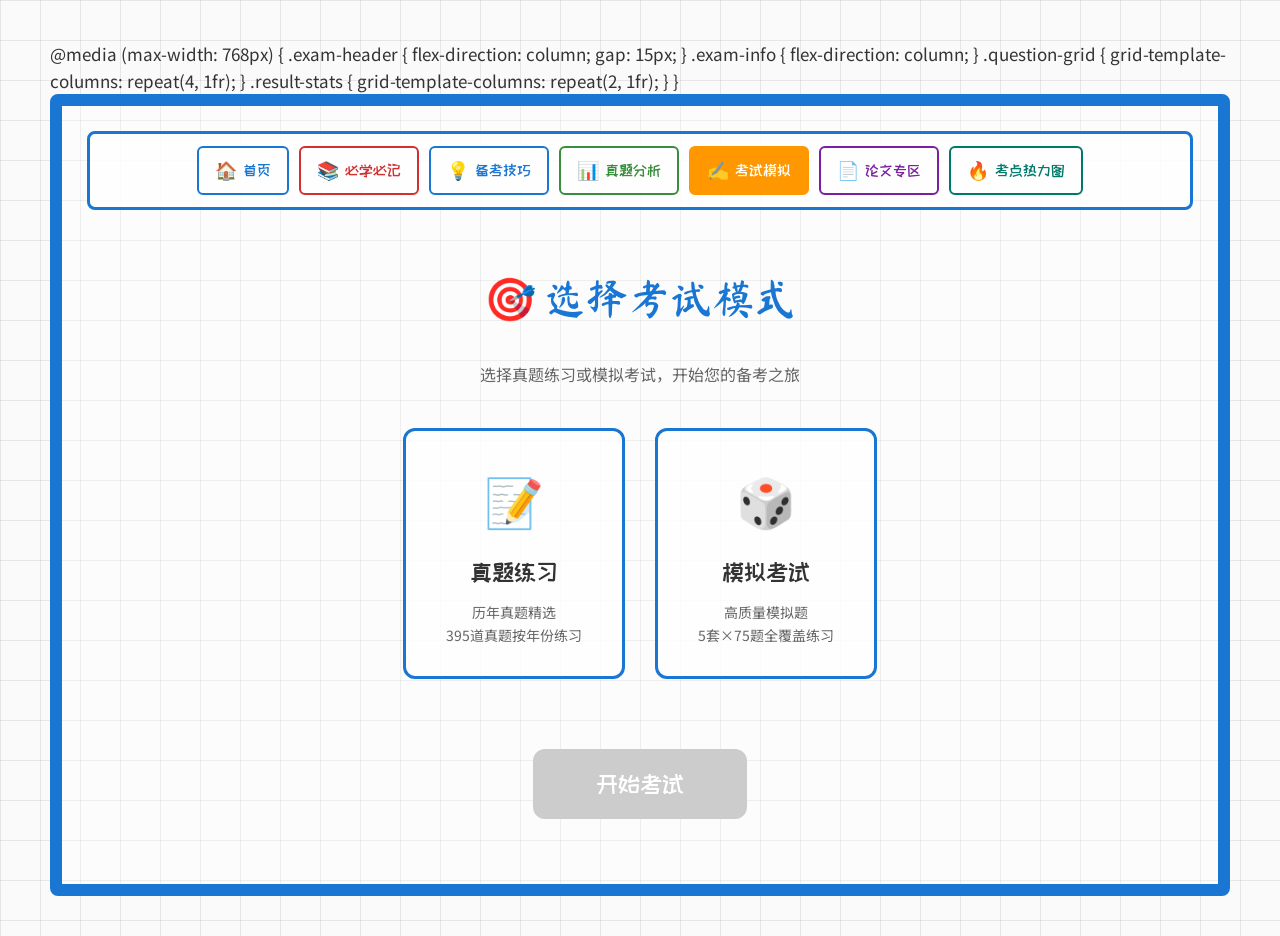
<file: exam.html>
<!DOCTYPE html>
<html lang="zh-CN">
<head>
    <meta charset="UTF-8">
    <meta name="viewport" content="width=device-width, initial-scale=1.0">
    <title>考试模拟 - 系统架构设计师冲刺备考网站</title>
    <link rel="stylesheet" href="css/common.css">
    <script src="js/common.js"></script>
    <style>
        * { margin: 0; padding: 0; box-sizing: border-box; }
        body {
            font-family: 'Noto Sans SC', sans-serif;
            background: #fafafa;
            background-image: linear-gradient(rgba(0,0,0,0.08) 1px, transparent 1px), linear-gradient(90deg, rgba(0,0,0,0.08) 1px, transparent 1px);
            background-size: 40px 40px;
            padding: 40px 50px; color: #333; min-height: 100vh;
        }
        .whiteboard-container {
            background: rgba(255,255,255,0.3);
            border: 12px solid #1976d2;
            border-radius: 8px;
            padding: 25px;
            max-width: 1500px;
            margin: 0 auto;
        }

        /* 考试头部信息 */
        .exam-header {
            display: flex;
            justify-content: space-between;
            align-items: center;
            padding: 15px 20px;
            background: rgba(255,255,255,0.7);
            border: 3px solid #1976d2;
            border-radius: 8px;
            margin-bottom: 20px;
        }
        .exam-info { display: flex; gap: 30px; align-items: center; }
        .exam-title {
            font-family: 'Ma Shan Zheng', cursive;
            font-size: 24px;
            color: #d32f2f;
        }
        .exam-subject {
            padding: 8px 15px;
            background: #1976d2;
            color: #fff;
            border-radius: 5px;
            font-family: 'ZCOOL KuaiLe', cursive;
        }

        /* 倒计时 */
        .timer-box {
            display: flex;
            align-items: center;
            gap: 15px;
        }
        .timer-label { font-size: 16px; color: #666; }
        .timer-display {
            font-family: 'ZCOOL KuaiLe', cursive;
            font-size: 32px;
            color: #d32f2f;
            padding: 10px 20px;
            border: 3px solid #d32f2f;
            border-radius: 8px;
            background: rgba(211,47,47,0.1);
        }
        .timer-display.warning { color: #ff9800; border-color: #ff9800; background: rgba(255,152,0,0.1); }
        .timer-display.danger { color: #d32f2f; border-color: #d32f2f; background: rgba(211,47,47,0.2); animation: pulse 1s infinite; }
        @keyframes pulse { 0%, 100% { opacity: 1; } 50% { opacity: 0.7; } }

        /* 进度条 */
        .progress-bar {
            display: flex;
            align-items: center;
            gap: 15px;
        }
        .progress-track {
            width: 200px;
            height: 20px;
            background: rgba(0,0,0,0.1);
            border-radius: 10px;
            overflow: hidden;
            border: 2px solid #1976d2;
        }
        .progress-fill {
            height: 100%;
            background: #388e3c;
            border-radius: 10px;
            transition: width 0.3s;
        }
        .progress-text { font-size: 16px; color: #388e3c; font-weight: 700; }

        /* 考试主区域 */
        .exam-main {
            display: grid;
            grid-template-columns: 1fr 280px;
            gap: 20px;
            max-height: calc(100vh - 220px);
            overflow: hidden;
        }

        /* 题目展示区 - 可滚动 */
        .question-display {
            background: rgba(255,255,255,0.7);
            border: 3px solid #1976d2;
            border-radius: 8px;
            padding: 25px;
            max-height: 100%;
            overflow-y: auto;
            scrollbar-width: thin;
            scrollbar-color: #1976d2 rgba(0,0,0,0.1);
        }
        .question-display::-webkit-scrollbar { width: 8px; }
        .question-display::-webkit-scrollbar-track { background: rgba(0,0,0,0.1); border-radius: 4px; }
        .question-display::-webkit-scrollbar-thumb { background: #1976d2; border-radius: 4px; }

        /* 答题卡区 - 可滚动 */
        .answer-card {
            background: rgba(255,255,255,0.7);
            border: 3px solid #1976d2;
            border-radius: 8px;
            padding: 20px;
            max-height: 100%;
            overflow-y: auto;
            scrollbar-width: thin;
            scrollbar-color: #d32f2f rgba(0,0,0,0.1);
        }
        .answer-card::-webkit-scrollbar { width: 8px; }
        .answer-card::-webkit-scrollbar-track { background: rgba(0,0,0,0.1); border-radius: 4px; }
        .answer-card::-webkit-scrollbar-thumb { background: #d32f2f; border-radius: 4px; }
        .question-nav {
            display: flex;
            justify-content: space-between;
            align-items: center;
            margin-bottom: 20px;
            padding-bottom: 15px;
            border-bottom: 3px solid rgba(25,118,210,0.3);
        }
        .nav-btn {
            padding: 10px 25px;
            border: 3px solid #1976d2;
            border-radius: 5px;
            color: #1976d2;
            cursor: pointer;
            font-family: 'ZCOOL KuaiLe', cursive;
            background: transparent;
            transition: all 0.3s;
        }
        .nav-btn:hover { background: rgba(25,118,210,0.15); }
        .nav-btn:disabled { opacity: 0.5; cursor: not-allowed; }
        .question-position { font-size: 16px; color: #666; }

        /* 题目内容 */
        .question-content-box {
            padding: 20px;
            background: rgba(255,255,255,0.5);
            border-radius: 8px;
            border-left: 4px solid #1976d2;
        }
        .question-number {
            font-family: 'ZCOOL KuaiLe', cursive;
            font-size: 18px;
            color: #1976d2;
            margin-bottom: 15px;
        }
        .question-text {
            font-size: 15px;
            line-height: 1.7;
            margin-bottom: 20px;
        }

        /* 选项 */
        .options-list { display: flex; flex-direction: column; gap: 12px; }
        .option-item {
            display: flex;
            align-items: center;
            gap: 15px;
            padding: 15px 20px;
            background: rgba(255,255,255,0.6);
            border: 3px solid rgba(0,0,0,0.1);
            border-radius: 8px;
            cursor: pointer;
            transition: all 0.3s;
        }
        .option-item:hover { border-color: #1976d2; background: rgba(25,118,210,0.1); }
        .option-item.selected { border-color: #1976d2; background: rgba(25,118,210,0.15); }
        .option-radio {
            width: 24px;
            height: 24px;
            border: 3px solid #1976d2;
            border-radius: 50%;
            display: flex;
            align-items: center;
            justify-content: center;
        }
        .option-item.selected .option-radio::after {
            content: '';
            width: 12px;
            height: 12px;
            background: #1976d2;
            border-radius: 50%;
        }
        .option-label { font-weight: 700; color: #1976d2; font-size: 16px; }
        .option-text { font-size: 16px; }

        /* 标记按钮 */
        .mark-btn {
            margin-top: 20px;
            padding: 10px 20px;
            border: 2px solid #ff9800;
            border-radius: 5px;
            color: #ff9800;
            cursor: pointer;
            background: transparent;
            font-size: 15px;
        }
        .mark-btn:hover { background: rgba(255,152,0,0.1); }
        .mark-btn.active { background: #ff9800; color: #fff; }

        .card-title {
            font-family: 'Ma Shan Zheng', cursive;
            font-size: 20px;
            color: #1976d2;
            margin-bottom: 15px;
            text-align: center;
            border-bottom: 3px solid #1976d2;
            padding-bottom: 10px;
        }

        /* 答题状态统计 */
        .status-stats {
            display: grid;
            grid-template-columns: repeat(3, 1fr);
            gap: 10px;
            margin-bottom: 20px;
        }
        .stat-item {
            text-align: center;
            padding: 10px;
            border-radius: 5px;
        }
        .stat-item.answered { background: rgba(56,142,60,0.15); color: #388e3c; }
        .stat-item.marked { background: rgba(255,152,0,0.15); color: #ff9800; }
        .stat-item.unanswered { background: rgba(0,0,0,0.1); color: #666; }
        .stat-count { font-size: 24px; font-weight: 700; }
        .stat-label { font-size: 11px; }

        /* 题目网格 */
        .question-grid {
            display: grid;
            grid-template-columns: repeat(5, 1fr);
            gap: 8px;
        }
        .grid-item {
            padding: 10px;
            border: 2px solid rgba(0,0,0,0.2);
            border-radius: 5px;
            text-align: center;
            cursor: pointer;
            font-size: 15px;
            font-weight: 700;
            transition: all 0.3s;
        }
        .grid-item:hover { border-color: #1976d2; }
        .grid-item.current { border-color: #1976d2; background: rgba(25,118,210,0.2); }
        .grid-item.answered { background: #388e3c; color: #fff; border-color: #388e3c; }
        .grid-item.marked { background: #ff9800; color: #fff; border-color: #ff9800; }

        /* 交卷按钮 */
        .submit-section {
            margin-top: 20px;
            padding-top: 15px;
            border-top: 2px solid rgba(0,0,0,0.1);
        }
        .submit-btn {
            width: 100%;
            padding: 40px 50px;
            background: #d32f2f;
            color: #fff;
            border: 3px solid #d32f2f;
            border-radius: 8px;
            font-family: 'ZCOOL KuaiLe', cursive;
            font-size: 18px;
            cursor: pointer;
            transition: all 0.3s;
        }
        .submit-btn:hover { background: #b71c1c; }

        /* 成绩结果页面 */
        .result-page { display: none; }
        .result-page.active { display: block; }
        .result-header {
            text-align: center;
            padding: 30px;
            background: rgba(255,255,255,0.7);
            border: 3px solid #388e3c;
            border-radius: 8px;
            margin-bottom: 20px;
        }
        .result-title {
            font-family: 'Ma Shan Zheng', cursive;
            font-size: 36px;
            color: #388e3c;
            margin-bottom: 15px;
        }
        .score-display {
            font-family: 'ZCOOL KuaiLe', cursive;
            font-size: 48px;
            color: #d32f2f;
        }
        .score-detail { font-size: 16px; color: #666; margin-top: 10px; }

        /* 成绩分析 */
        .result-stats {
            display: grid;
            grid-template-columns: repeat(4, 1fr);
            gap: 15px;
            margin-bottom: 20px;
        }
        .result-stat-card {
            background: rgba(255,255,255,0.7);
            border: 3px solid;
            border-radius: 8px;
            padding: 20px;
            text-align: center;
        }
        .result-stat-card.correct { border-color: #388e3c; }
        .result-stat-card.wrong { border-color: #d32f2f; }
        .result-stat-card.time { border-color: #1976d2; }
        .result-stat-card.rank { border-color: #ff9800; }
        .stat-icon { font-size: 24px; margin-bottom: 10px; }
        .stat-value { font-size: 28px; font-weight: 700; }
        .result-stat-card.correct .stat-value { color: #388e3c; }
        .result-stat-card.wrong .stat-value { color: #d32f2f; }
        .result-stat-card.time .stat-value { color: #1976d2; }
        .result-stat-card.rank .stat-value { color: #ff9800; }
        .stat-desc { font-size: 16px; color: #666; }

        /* 题目回顾 */
        .review-section {
            background: rgba(255,255,255,0.7);
            border: 3px solid #1976d2;
            border-radius: 8px;
            padding: 20px;
        }
        .review-title {
            font-family: 'Ma Shan Zheng', cursive;
            font-size: 22px;
            color: #1976d2;
            margin-bottom: 15px;
            border-bottom: 3px solid #1976d2;
            padding-bottom: 10px;
        }
        .review-tabs {
            display: flex;
            gap: 10px;
            margin-bottom: 15px;
        }
        .review-tab {
            padding: 10px 20px;
            border: 2px solid;
            border-radius: 5px;
            cursor: pointer;
            font-size: 15px;
        }
        .review-tab.all { color: #1976d2; border-color: #1976d2; }
        .review-tab.correct { color: #388e3c; border-color: #388e3c; }
        .review-tab.wrong { color: #d32f2f; border-color: #d32f2f; }
        .review-tab.active { background: currentColor; color: #fff; }

        .review-list { display: flex; flex-direction: column; gap: 15px; }
        .review-item {
            padding: 40px 50px;
            border: 2px solid;
            border-radius: 8px;
        }
        .review-item.correct { border-color: #388e3c; background: rgba(56,142,60,0.1); }
        .review-item.wrong { border-color: #d32f2f; background: rgba(211,47,47,0.1); }
        .review-header {
            display: flex;
            justify-content: space-between;
            margin-bottom: 10px;
        }
        .review-number { font-weight: 700; }
        .review-item.correct .review-number { color: #388e3c; }
        .review-item.wrong .review-number { color: #d32f2f; }
        .review-result { font-size: 15px; font-weight: 700; }
        .review-answer { font-size: 15px; color: #666; }

        /* 重新考试按钮 */
        .retry-btn {
            margin-top: 20px;
            padding: 15px 30px;
            background: #1976d2;
            color: #fff;
            border: 3px solid #1976d2;
            border-radius: 8px;
            font-family: 'ZCOOL KuaiLe', cursive;
            font-size: 18px;
            cursor: pointer;
        }
        .retry-btn:hover { background: #1565c0; }

        /* 响应式 */
        @media (max-width: 1024px) { .exam-main { grid-template-columns: 1fr; } }

        /* 考试模式选择页 */
        .mode-select-page {
            display: flex;
            flex-direction: column;
            align-items: center;
            justify-content: center;
            min-height: 70vh;
            padding: 40px;
        }
        .mode-title {
            font-family: 'Ma Shan Zheng', cursive;
            font-size: 42px;
            color: #1976d2;
            margin-bottom: 30px;
        }
        .mode-desc {
            font-size: 16px;
            color: #666;
            margin-bottom: 40px;
            text-align: center;
        }
        .mode-options {
            display: flex;
            gap: 30px;
            margin-bottom: 30px;
        }
        .mode-card {
            padding: 30px 40px;
            border: 3px solid #1976d2;
            border-radius: 12px;
            background: rgba(255,255,255,0.8);
            cursor: pointer;
            transition: all 0.3s;
            min-width: 200px;
            text-align: center;
        }
        .mode-card:hover {
            background: rgba(25,118,210,0.15);
            transform: translateY(-3px);
        }
        .mode-card.selected {
            background: #1976d2;
            color: #fff;
        }
        .mode-icon {
            font-size: 48px;
            margin-bottom: 15px;
        }
        .mode-name {
            font-family: 'ZCOOL KuaiLe', cursive;
            font-size: 24px;
            margin-bottom: 10px;
        }
        .mode-info {
            font-size: 14px;
            color: #666;
        }
        .mode-card.selected .mode-info { color: rgba(255,255,255,0.8); }

        /* 套题选择 */
        .set-selector {
            display: none;
            flex-direction: column;
            gap: 15px;
            margin-top: 30px;
            width: 100%;
            max-width: 600px;
        }
        .set-selector.active { display: flex; }
        .set-title {
            font-family: 'ZCOOL KuaiLe', cursive;
            font-size: 20px;
            color: #1976d2;
            margin-bottom: 10px;
        }
        .set-list {
            display: flex;
            gap: 15px;
        }
        .set-item {
            padding: 15px 25px;
            border: 2px solid #1976d2;
            border-radius: 8px;
            cursor: pointer;
            transition: all 0.3s;
        }
        .set-item:hover { background: rgba(25,118,210,0.1); }
        .set-item.selected {
            background: #1976d2;
            color: #fff;
        }

        .start-btn {
            margin-top: 40px;
            padding: 20px 60px;
            background: #d32f2f;
            color: #fff;
            border: 3px solid #d32f2f;
            border-radius: 12px;
            font-family: 'ZCOOL KuaiLe', cursive;
            font-size: 24px;
            cursor: pointer;
            transition: all 0.3s;
        }
        .start-btn:hover { background: #b71c1c; }
        .start-btn:disabled {
            background: #ccc;
            border-color: #ccc;
            cursor: not-allowed;
        }
    </style>
        @media (max-width: 768px) {
            .exam-header { flex-direction: column; gap: 15px; }
            .exam-info { flex-direction: column; }
            .question-grid { grid-template-columns: repeat(4, 1fr); }
            .result-stats { grid-template-columns: repeat(2, 1fr); }
        }
    </style>
</head>
<body>
    <div class="whiteboard-container">
        <!-- 快速导航栏 -->
        <div class="quick-nav-bar">
            <div class="quick-nav-item home" onclick="location.href='index.html'"><span class="nav-icon">🏠</span><span class="nav-label">首页</span></div><div class="quick-nav-item knowledge" onclick="location.href='knowledge.html'"><span class="nav-icon">📚</span><span class="nav-label">必学必记</span></div><div class="quick-nav-item tips" onclick="location.href='tips.html'"><span class="nav-icon">💡</span><span class="nav-label">备考技巧</span></div><div class="quick-nav-item questions" onclick="location.href='questions.html'"><span class="nav-icon">📊</span><span class="nav-label">真题分析</span></div><div class="quick-nav-item exam active" onclick="location.href='exam.html'"><span class="nav-icon">✍️</span><span class="nav-label">考试模拟</span></div><div class="quick-nav-item essay" onclick="location.href='essay.html'"><span class="nav-icon">📄</span><span class="nav-label">论文专区</span></div><div class="quick-nav-item heatmap" onclick="location.href='heatmap.html'"><span class="nav-icon">🔥</span><span class="nav-label">考点热力图</span></div>
        </div>

        <!-- 模式选择页 -->
        <div class="mode-select-page" id="modeSelectPage">
            <div class="mode-title">🎯 选择考试模式</div>
            <div class="mode-desc">选择真题练习或模拟考试，开始您的备考之旅</div>

            <div class="mode-options">
                <div class="mode-card" id="realMode" onclick="selectMode('real')">
                    <div class="mode-icon">📝</div>
                    <div class="mode-name">真题练习</div>
                    <div class="mode-info">历年真题精选<br>395道真题按年份练习</div>
                </div>
                <div class="mode-card" id="simMode" onclick="selectMode('simulation')">
                    <div class="mode-icon">🎲</div>
                    <div class="mode-name">模拟考试</div>
                    <div class="mode-info">高质量模拟题<br>5套×75题全覆盖练习</div>
                </div>
            </div>

            <div class="set-selector" id="setSelector">
                <div class="set-title">选择套题</div>
                <div class="set-list">
                    <div class="set-item" onclick="selectSet(1)">第1套 (75题)</div>
                    <div class="set-item" onclick="selectSet(2)">第2套 (75题)</div>
                    <div class="set-item" onclick="selectSet(3)">第3套 (75题)</div>
                    <div class="set-item" onclick="selectSet(4)">第4套 (75题)</div>
                    <div class="set-item" onclick="selectSet(5)">第5套 (75题)</div>
                </div>
            </div>

            <button class="start-btn" id="startBtn" onclick="startExam()" disabled>开始考试</button>
        </div>

        <!-- 考试页面 -->
        <div class="exam-page" id="examPage" style="display: none;">
            <!-- 考试头部 -->
            <div class="exam-header">
                <div class="exam-info">
                    <div class="exam-title">🎯 模拟考试</div>
                    <div class="exam-subject">综合知识 - 选择题</div>
                </div>
                
                <div class="timer-box">
                    <div class="timer-label">剩余时间</div>
                    <div class="timer-display" id="timerDisplay">02:30:00</div>
                </div>
                <div class="progress-bar">
                    <div class="progress-track">
                        <div class="progress-fill" id="progressFill" style="width: 0%;"></div>
                    </div>
                    <div class="progress-text" id="progressText">0/75 已答</div>
                </div>
            </div>

            <!-- 考试主区域 -->
            <div class="exam-main">
                <!-- 题目展示区 -->
                <div class="question-display">
                    <div class="question-nav">
                        <button class="nav-btn" id="prevBtn" onclick="prevQuestion()">← 上一题</button>
                        <div class="question-position">题目 <span id="currentNum">1</span> / 75</div>
                        <button class="nav-btn" id="nextBtn" onclick="nextQuestion()">下一题 →</button>
                    </div>

                    <div class="question-content-box">
                        <div class="question-number">第 <span id="qNum">1</span> 题</div>
                        <div class="question-text" id="questionText">
                            在分层架构中，以下哪种约束是<strong>必须遵守</strong>的？
                        </div>
                        <div class="options-list" id="optionsList">
                            <div class="option-item" onclick="selectOption(this, 'A')">
                                <div class="option-radio"></div>
                                <div class="option-label">A</div>
                                <div class="option-text">上层可以调用下层，下层不能调用上层</div>
                            </div>
                            <div class="option-item" onclick="selectOption(this, 'B')">
                                <div class="option-radio"></div>
                                <div class="option-label">B</div>
                                <div class="option-text">下层可以调用上层，上层不能调用下层</div>
                            </div>
                            <div class="option-item" onclick="selectOption(this, 'C')">
                                <div class="option-radio"></div>
                                <div class="option-label">C</div>
                                <div class="option-text">同层之间可以互相调用</div>
                            </div>
                            <div class="option-item" onclick="selectOption(this, 'D')">
                                <div class="option-radio"></div>
                                <div class="option-label">D</div>
                                <div class="option-text">所有层都可以互相调用</div>
                            </div>
                        </div>
                    </div>

                    <button class="mark-btn" id="markBtn" onclick="toggleMark()">📌 标记此题</button>
                </div>

                <!-- 答题卡 -->
                <div class="answer-card">
                    <div class="card-title">📋 答题卡</div>
                    <div class="status-stats">
                        <div class="stat-item answered">
                            <div class="stat-count" id="answeredCount">0</div>
                            <div class="stat-label">已答</div>
                        </div>
                        <div class="stat-item marked">
                            <div class="stat-count" id="markedCount">0</div>
                            <div class="stat-label">标记</div>
                        </div>
                        <div class="stat-item unanswered">
                            <div class="stat-count" id="unansweredCount">75</div>
                            <div class="stat-label">未答</div>
                        </div>
                    </div>
                    <div class="question-grid" id="questionGrid">
                        <!-- 生成75个题目格子 -->
                    </div>
                    <div class="submit-section">
                        <button class="submit-btn" onclick="submitExam()">📝 交卷</button>
                    </div>
                </div>
            </div>
        </div>

        <!-- 成绩结果页面 -->
        <div class="result-page" id="resultPage">
            <div class="result-header">
                <div class="result-title">🎉 考试完成</div>
                <div class="score-display" id="scoreDisplay">68</div>
                <div class="score-detail">满分 75 分 | 正确率 90.7%</div>
            </div>

            <div class="result-stats">
                <div class="result-stat-card correct">
                    <div class="stat-icon">✓</div>
                    <div class="stat-value" id="correctCount">68</div>
                    <div class="stat-desc">正确题数</div>
                </div>
                <div class="result-stat-card wrong">
                    <div class="stat-icon">✗</div>
                    <div class="stat-value" id="wrongCount">7</div>
                    <div class="stat-desc">错误题数</div>
                </div>
                <div class="result-stat-card time">
                    <div class="stat-icon">⏰</div>
                    <div class="stat-value" id="usedTime">01:45:30</div>
                    <div class="stat-desc">用时</div>
                </div>
                <div class="result-stat-card rank">
                    <div class="stat-icon">📊</div>
                    <div class="stat-value">A</div>
                    <div class="stat-desc">成绩等级</div>
                </div>
            </div>

            <div class="review-section">
                <div class="review-title">📝 题目回顾</div>
                <div class="review-tabs">
                    <div class="review-tab all active" onclick="filterReview('all', this)">全部 (75)</div>
                    <div class="review-tab correct" onclick="filterReview('correct', this)">正确 (68)</div>
                    <div class="review-tab wrong" onclick="filterReview('wrong', this)">错误 (7)</div>
                </div>
                <div class="review-list" id="reviewList">
                    <div class="review-item correct">
                        <div class="review-header">
                            <div class="review-number">第1题</div>
                            <div class="review-result">✓ 正确</div>
                        </div>
                        <div class="review-answer">你的答案：A | 正确答案：A</div>
                    </div>
                    <div class="review-item wrong">
                        <div class="review-header">
                            <div class="review-number">第15题</div>
                            <div class="review-result">✗ 错误</div>
                        </div>
                        <div class="review-answer">你的答案：B | 正确答案：A</div>
                    </div>
                    <div class="review-item correct">
                        <div class="review-header">
                            <div class="review-number">第22题</div>
                            <div class="review-result">✓ 正确</div>
                        </div>
                        <div class="review-answer">你的答案：B | 正确答案：B</div>
                    </div>
                </div>
            </div>

            <div style="text-align: center;">
                <button class="retry-btn" onclick="restartExam()">🔄 重新考试</button>
            </div>
        </div>
    </div>

    <script src="js/data-renderer.js"></script>
    <script>
        // 考试模式变量
        let selectedMode = null;
        let selectedSet = null;
        let simulationData = null;

        // 模式选择
        function selectMode(mode) {
            selectedMode = mode;
            selectedSet = null;

            // 更新UI
            document.getElementById('realMode').classList.toggle('selected', mode === 'real');
            document.getElementById('simMode').classList.toggle('selected', mode === 'simulation');

            // 显示/隐藏套题选择器
            const setSelector = document.getElementById('setSelector');
            if (mode === 'simulation') {
                setSelector.classList.add('active');
            } else {
                setSelector.classList.remove('active');
            }

            // 更新开始按钮
            updateStartButton();
        }

        // 套题选择
        function selectSet(setNum) {
            selectedSet = setNum;

            // 更新UI
            const setItems = document.querySelectorAll('.set-item');
            setItems.forEach((item, index) => {
                item.classList.toggle('selected', index + 1 === setNum);
            });

            updateStartButton();
        }

        // 更新开始按钮状态
        function updateStartButton() {
            const startBtn = document.getElementById('startBtn');
            if (selectedMode === 'real') {
                startBtn.disabled = false;
                startBtn.textContent = '开始真题练习';
            } else if (selectedMode === 'simulation' && selectedSet) {
                startBtn.disabled = false;
                startBtn.textContent = `开始第${selectedSet}套模拟题`;
            } else {
                startBtn.disabled = true;
                startBtn.textContent = '开始考试';
            }
        }

        // 开始考试
        async function startExam() {
            if (!selectedMode) return;

            // 隐藏模式选择页，显示考试页
            document.getElementById('modeSelectPage').style.display = 'none';
            document.getElementById('examPage').style.display = 'block';

            if (selectedMode === 'simulation') {
                // 加载模拟题数据
                try {
                    const response = await fetch('data/simulation_questions.json');
                    simulationData = await response.json();

                    // 获取选定的套题
                    const examSet = simulationData.examSets.find(s => s.id === `set${selectedSet}`);
                    if (examSet) {
                        // 初始化考试
                        ExamRenderer.initExam(examSet.questions, '模拟考试 - 第' + selectedSet + '套');
                    }
                } catch (error) {
                    console.error('加载模拟题失败:', error);
                    alert('加载模拟题失败，请刷新页面重试');
                }
            } else {
                // 加载真题数据
                try {
                    const response = await fetch('data/questions.json');
                    const realData = await response.json();

                    // 随机抽取75题进行练习
                    const shuffled = realData.questions.sort(() => Math.random() - 0.5);
                    const selectedQuestions = shuffled.slice(0, 75);

                    ExamRenderer.initExam(selectedQuestions, '真题练习');
                } catch (error) {
                    console.error('加载真题失败:', error);
                    alert('加载真题失败，请刷新页面重试');
                }
            }
        }

        // 渲染快速导航栏
        // 导航栏已硬编码

        // 页面特定功能 - 使用ExamRenderer中的方法
        function prevQuestion() {
            ExamRenderer.prevQuestion();
        }

        function nextQuestion() {
            ExamRenderer.nextQuestion();
        }

        function goToQuestion(qNum) {
            ExamRenderer.goToQuestion(qNum);
        }

        function selectOption(element, option) {
            ExamRenderer.selectOption(element, option);
        }

        function toggleMark() {
            ExamRenderer.toggleMark();
        }

        function submitExam() {
            ExamRenderer.submitExam();
        }

        function filterReview(type, element) {
            ExamRenderer.filterReview(type, element);
        }

        function restartExam() {
            ExamRenderer.restartExam();
        }
    </script>
</body>
</html>
</file>
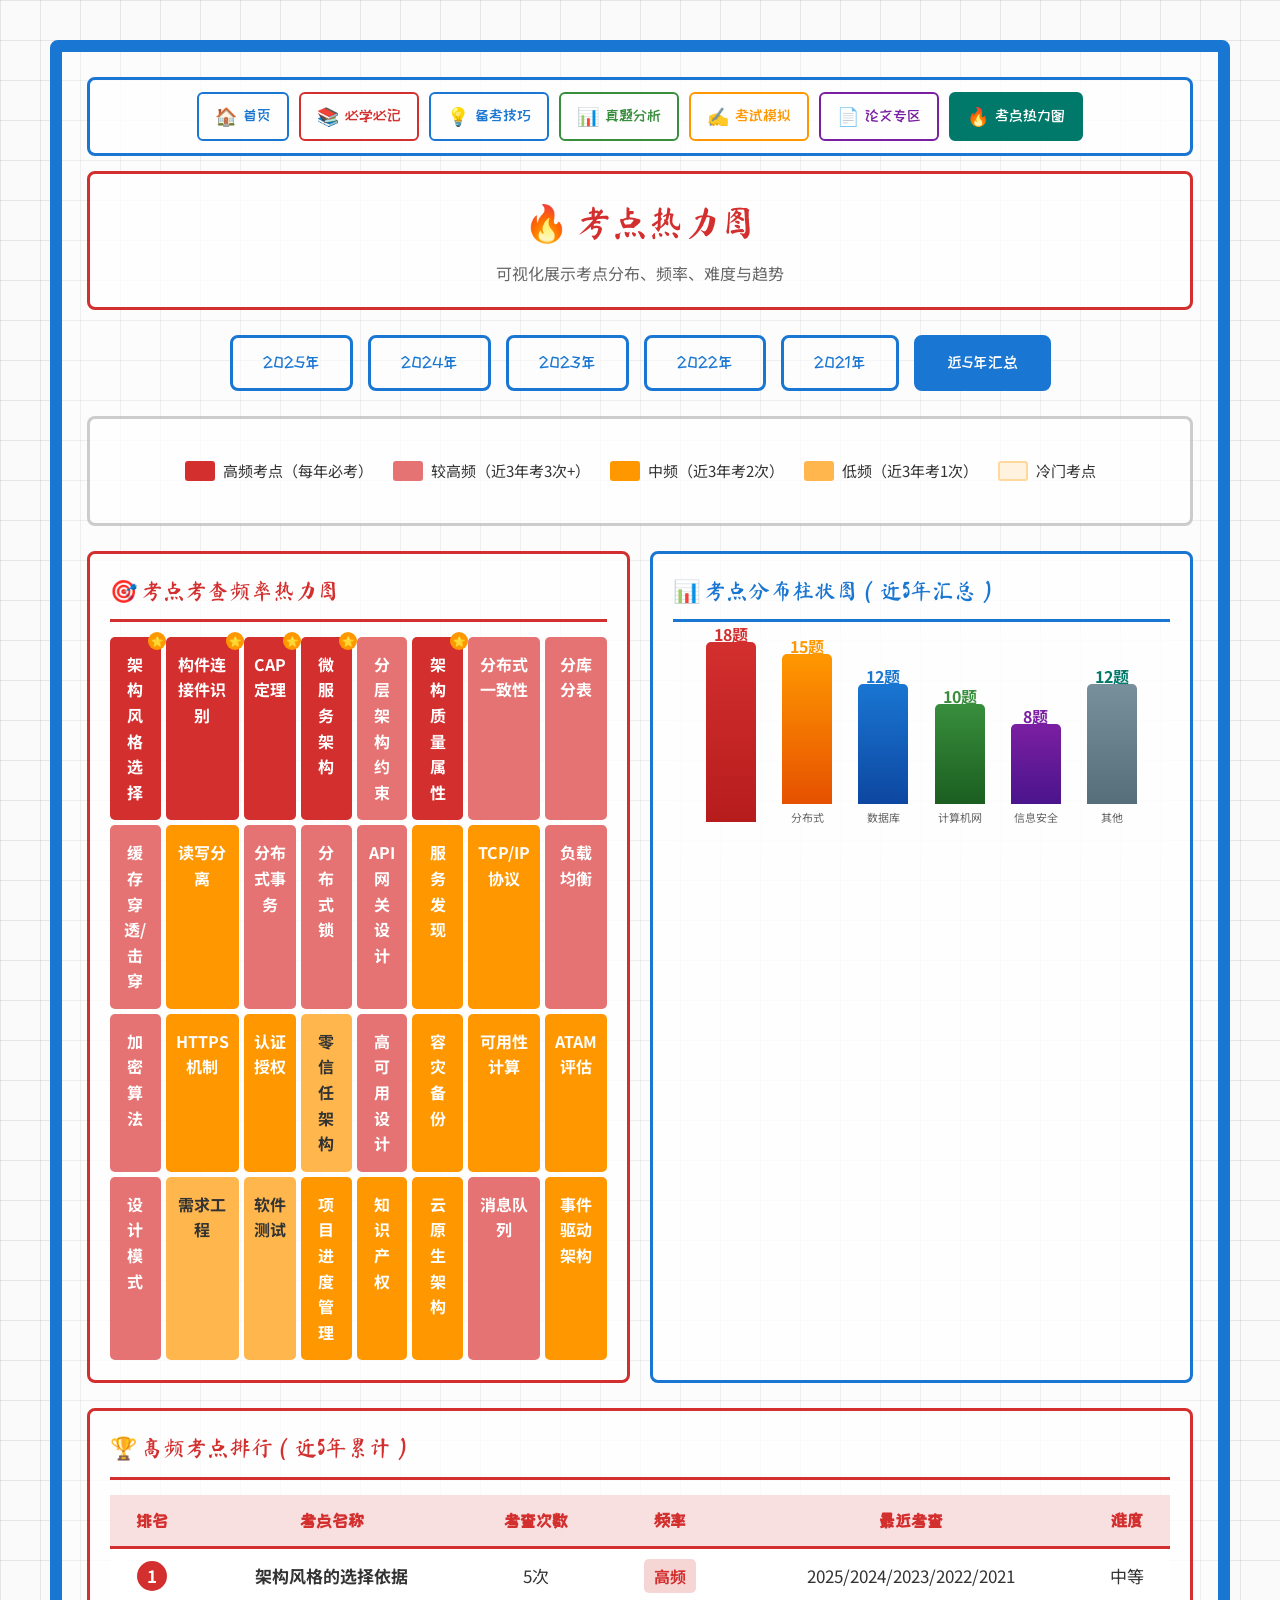
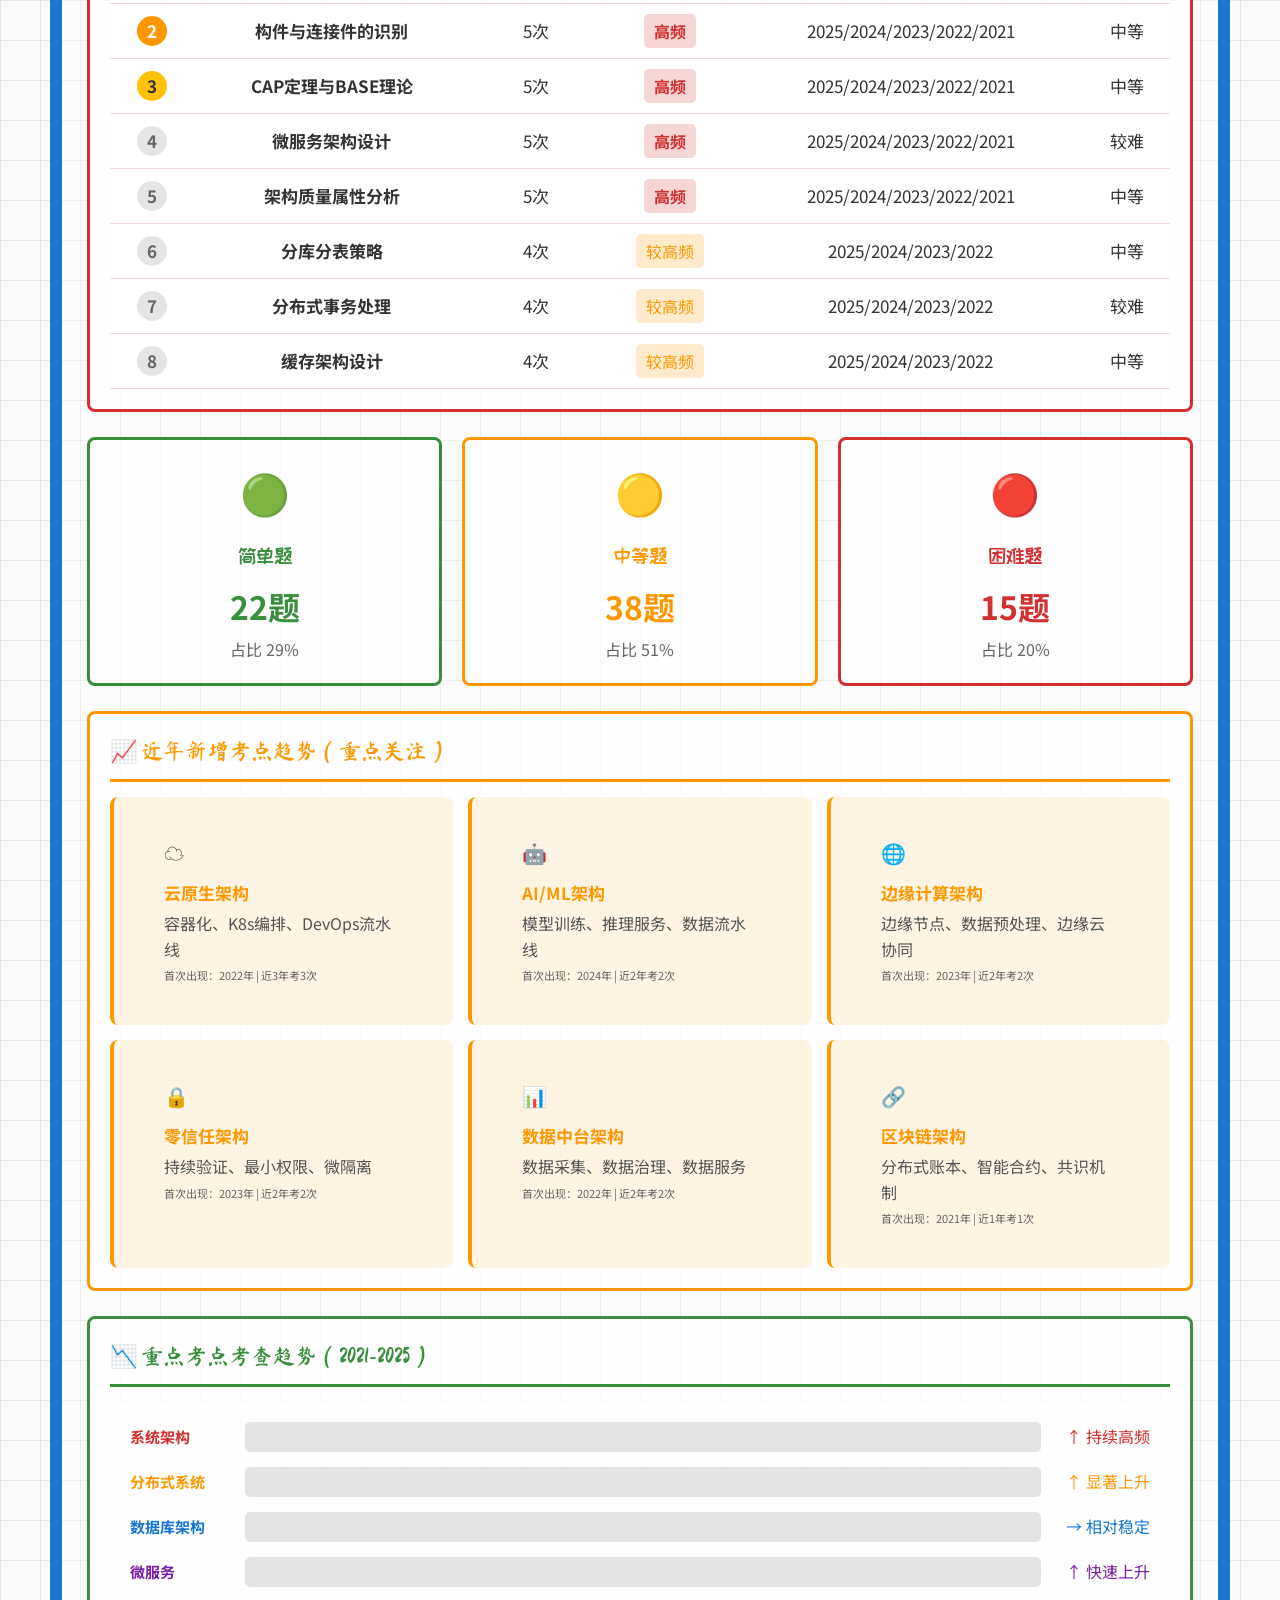
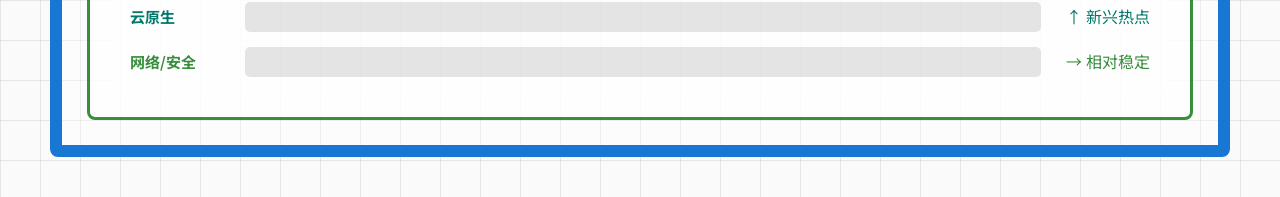
<file: heatmap.html>
<!DOCTYPE html>
<html lang="zh-CN">
<head>
    <meta charset="UTF-8">
    <meta name="viewport" content="width=device-width, initial-scale=1.0">
    <title>考点热力图 - 系统架构设计师冲刺备考网站</title>
    <link rel="stylesheet" href="css/common.css">
    <script src="js/common.js"></script>
    <style>
        * { margin: 0; padding: 0; box-sizing: border-box; }
        body {
            font-family: 'Noto Sans SC', sans-serif;
            background: #fafafa;
            background-image: linear-gradient(rgba(0,0,0,0.08) 1px, transparent 1px), linear-gradient(90deg, rgba(0,0,0,0.08) 1px, transparent 1px);
            background-size: 40px 40px;
            padding: 40px 50px; color: #333; min-height: 100vh;
        }
        .whiteboard-container {
            background: rgba(255,255,255,0.3);
            border: 12px solid #1976d2;
            border-radius: 8px;
            padding: 25px;
            max-width: 1500px;
            margin: 0 auto;
        }

        /* 模块标题 */
        .module-header {
            text-align: center;
            margin-bottom: 25px;
            padding: 20px;
            background: rgba(255,255,255,0.7);
            border: 3px solid #d32f2f;
            border-radius: 8px;
        }
        .module-title {
            color: #d32f2f;
            font-family: 'Ma Shan Zheng', cursive;
            font-size: 36px;
            margin-bottom: 10px;
        }
        .module-subtitle {
            font-size: 16px;
            color: #666;
        }

        /* 时间范围选择 */
        .time-selector {
            display: flex;
            gap: 15px;
            justify-content: center;
            margin-bottom: 25px;
        }
        .time-btn {
            padding: 12px 30px;
            border: 3px solid #1976d2;
            border-radius: 8px;
            font-family: 'ZCOOL KuaiLe', cursive;
            font-size: 16px;
            cursor: pointer;
            background: rgba(255,255,255,0.5);
            color: #1976d2;
            transition: all 0.3s;
        }
        .time-btn:hover { background: rgba(25,118,210,0.15); }
        .time-btn.active { background: #1976d2; color: #fff; }

        /* 热力图区域 */
        .heatmap-section {
            display: grid;
            grid-template-columns: 1fr 1fr;
            gap: 20px;
            margin-bottom: 25px;
        }

        .heatmap-card {
            background: rgba(255,255,255,0.7);
            border: 3px solid;
            border-radius: 8px;
            padding: 20px;
        }
        .heatmap-card.blue { border-color: #1976d2; }
        .heatmap-card.orange { border-color: #ff9800; }
        .heatmap-card.green { border-color: #388e3c; }
        .heatmap-card.red { border-color: #d32f2f; }

        .card-title {
            font-family: 'Ma Shan Zheng', cursive;
            font-size: 22px;
            margin-bottom: 15px;
            padding-bottom: 10px;
            border-bottom: 3px solid;
        }
        .heatmap-card.blue .card-title { color: #1976d2; border-color: #1976d2; }
        .heatmap-card.orange .card-title { color: #ff9800; border-color: #ff9800; }
        .heatmap-card.green .card-title { color: #388e3c; border-color: #388e3c; }
        .heatmap-card.red .card-title { color: #d32f2f; border-color: #d32f2f; }

        /* 热力图网格 */
        .heatmap-grid {
            display: grid;
            grid-template-columns: repeat(8, 1fr);
            gap: 5px;
        }
        .heatmap-cell {
            padding: 15px 10px;
            border-radius: 5px;
            text-align: center;
            font-size: 16px;
            font-weight: 700;
            cursor: pointer;
            transition: all 0.3s;
            position: relative;
        }
        .heatmap-cell:hover { transform: scale(1.1); z-index: 10; }

        /* 热力等级颜色 */
        .heat-level-5 { background: #d32f2f; color: #fff; }
        .heat-level-4 { background: #e57373; color: #fff; }
        .heat-level-3 { background: #ff9800; color: #fff; }
        .heat-level-2 { background: #ffb74d; color: #333; }
        .heat-level-1 { background: #fff3e0; color: #333; border: 2px solid rgba(255,152,0,0.3); }

        .heat-badge {
            position: absolute;
            top: -5px;
            right: -5px;
            width: 18px;
            height: 18px;
            border-radius: 50%;
            background: #ff9800;
            color: #fff;
            font-size: 10px;
            display: flex;
            align-items: center;
            justify-content: center;
        }

        /* 柱状图 */
        .bar-chart-container {
            padding: 20px;
            background: rgba(255,255,255,0.5);
            border-radius: 8px;
        }
        .bar-chart {
            display: flex;
            align-items: flex-end;
            justify-content: space-around;
            height: 180px;
            padding: 10px 0;
        }
        .bar-item {
            display: flex;
            flex-direction: column;
            align-items: center;
            gap: 5px;
        }
        .bar {
            width: 50px;
            border-radius: 5px 5px 0 0;
            position: relative;
        }
        .bar-value {
            position: absolute;
            top: -20px;
            width: 100%;
            text-align: center;
            font-size: 16px;
            font-weight: 700;
        }
        .bar-label { font-size: 11px; color: #666; max-width: 50px; text-align: center; }

        /* 不同颜色柱子 */
        .bar.red { background: linear-gradient(180deg, #d32f2f, #b71c1c); }
        .bar.orange { background: linear-gradient(180deg, #ff9800, #e65100); }
        .bar.blue { background: linear-gradient(180deg, #1976d2, #0d47a1); }
        .bar.green { background: linear-gradient(180deg, #388e3c, #1b5e20); }
        .bar.purple { background: linear-gradient(180deg, #7b1fa2, #4a148c); }
        .bar.teal { background: linear-gradient(180deg, #00796b, #004d40); }
        .bar.gray { background: linear-gradient(180deg, #78909c, #546e7a); }

        /* 趋势图 */
        .trend-chart {
            padding: 20px;
            background: rgba(255,255,255,0.5);
            border-radius: 8px;
        }
        .trend-lines {
            display: flex;
            flex-direction: column;
            gap: 15px;
        }
        .trend-line {
            display: flex;
            align-items: center;
            gap: 15px;
        }
        .trend-label {
            width: 100px;
            font-size: 15px;
            font-weight: 700;
        }
        .trend-bar-container {
            flex: 1;
            height: 30px;
            background: rgba(0,0,0,0.1);
            border-radius: 5px;
            display: flex;
            align-items: center;
        }
        .trend-bar {
            height: 100%;
            border-radius: 5px;
            transition: all 0.3s;
        }
        .trend-value { font-size: 16px; margin-left: 10px; }

        /* 高频考点表格 */
        .ranking-table {
            width: 100%;
            border-collapse: separate;
            border-spacing: 0;
            background: rgba(255,255,255,0.8);
        }
        .ranking-table th {
            background: rgba(211,47,47,0.15);
            color: #d32f2f;
            font-family: 'ZCOOL KuaiLe', cursive;
            padding: 12px;
            text-align: center;
            border-bottom: 3px solid #d32f2f;
        }
        .ranking-table td {
            padding: 12px;
            border-bottom: 1px solid rgba(211,47,47,0.2);
            text-align: center;
        }
        .ranking-table tr:hover td { background: rgba(211,47,47,0.1); }

        .rank-badge {
            display: inline-flex;
            align-items: center;
            justify-content: center;
            width: 30px;
            height: 30px;
            border-radius: 50%;
            font-weight: 700;
        }
        .rank-1 { background: #d32f2f; color: #fff; }
        .rank-2 { background: #ff9800; color: #fff; }
        .rank-3 { background: #ffc107; color: #333; }
        .rank-other { background: rgba(0,0,0,0.1); color: #666; }

        .freq-badge {
            padding: 5px 10px;
            border-radius: 5px;
            font-size: 16px;
        }
        .freq-high { background: rgba(211,47,47,0.2); color: #d32f2f; font-weight: 700; }
        .freq-medium { background: rgba(255,152,0,0.2); color: #ff9800; }
        .freq-low { background: rgba(56,142,60,0.2); color: #388e3c; }

        /* 新增考点 */
        .new-points-section {
            background: rgba(255,255,255,0.7);
            border: 3px solid #ff9800;
            border-radius: 8px;
            padding: 20px;
            margin-bottom: 25px;
        }
        .new-points-grid { display: grid; grid-template-columns: repeat(3, 1fr); gap: 15px; }
        .new-point-card {
            padding: 40px 50px;
            background: rgba(255,152,0,0.1);
            border-radius: 8px;
            border-left: 4px solid #ff9800;
        }
        .new-point-icon { font-size: 20px; margin-bottom: 10px; }
        .new-point-title { font-weight: 700; color: #ff9800; margin-bottom: 5px; }
        .new-point-desc { font-size: 16px; color: #555; }
        .new-point-year { font-size: 11px; color: #666; margin-top: 5px; }

        /* 难度分析 */
        .difficulty-section {
            display: grid;
            grid-template-columns: repeat(3, 1fr);
            gap: 20px;
            margin-bottom: 25px;
        }
        .diff-card {
            background: rgba(255,255,255,0.7);
            border: 3px solid;
            border-radius: 8px;
            padding: 20px;
            text-align: center;
        }
        .diff-card.easy { border-color: #388e3c; }
        .diff-card.medium { border-color: #ff9800; }
        .diff-card.hard { border-color: #d32f2f; }

        .diff-icon { font-size: 40px; margin-bottom: 15px; }
        .diff-title {
            font-family: 'ZCOOL KuaiLe', cursive;
            font-size: 20px;
            margin-bottom: 10px;
        }
        .diff-card.easy .diff-title { color: #388e3c; }
        .diff-card.medium .diff-title { color: #ff9800; }
        .diff-card.hard .diff-title { color: #d32f2f; }

        .diff-count { font-size: 32px; font-weight: 700; }
        .diff-card.easy .diff-count { color: #388e3c; }
        .diff-card.medium .diff-count { color: #ff9800; }
        .diff-card.hard .diff-count { color: #d32f2f; }

        .diff-percent { font-size: 16px; color: #666; margin-top: 5px; }

        /* 图例说明 */
        .legend-section {
            padding: 40px 50px;
            background: rgba(255,255,255,0.7);
            border: 3px solid rgba(0,0,0,0.2);
            border-radius: 8px;
            text-align: center;
            margin-bottom: 25px;
        }
        .legend-items { display: flex; gap: 20px; justify-content: center; flex-wrap: wrap; }
        .legend-item {
            display: flex;
            align-items: center;
            gap: 8px;
            font-size: 15px;
        }
        .legend-color {
            width: 30px;
            height: 20px;
            border-radius: 3px;
        }

        /* 响应式 */
        @media (max-width: 1024px) {
            .heatmap-section { grid-template-columns: 1fr; }
            .difficulty-section { grid-template-columns: 1fr; }
            .new-points-grid { grid-template-columns: repeat(2, 1fr); }
            .heatmap-grid { grid-template-columns: repeat(4, 1fr); }
        }
        @media (max-width: 768px) {
            .new-points-grid { grid-template-columns: 1fr; }
            .heatmap-grid { grid-template-columns: repeat(3, 1fr); }
            .bar-chart { flex-wrap: wrap; }
        }
    </style>
</head>
<body>
    <div class="whiteboard-container">
        <!-- 快速导航栏 -->
        <div class="quick-nav-bar">
            <div class="quick-nav-item home" onclick="location.href='index.html'"><span class="nav-icon">🏠</span><span class="nav-label">首页</span></div><div class="quick-nav-item knowledge" onclick="location.href='knowledge.html'"><span class="nav-icon">📚</span><span class="nav-label">必学必记</span></div><div class="quick-nav-item tips" onclick="location.href='tips.html'"><span class="nav-icon">💡</span><span class="nav-label">备考技巧</span></div><div class="quick-nav-item questions" onclick="location.href='questions.html'"><span class="nav-icon">📊</span><span class="nav-label">真题分析</span></div><div class="quick-nav-item exam" onclick="location.href='exam.html'"><span class="nav-icon">✍️</span><span class="nav-label">考试模拟</span></div><div class="quick-nav-item essay" onclick="location.href='essay.html'"><span class="nav-icon">📄</span><span class="nav-label">论文专区</span></div><div class="quick-nav-item heatmap active" onclick="location.href='heatmap.html'"><span class="nav-icon">🔥</span><span class="nav-label">考点热力图</span></div>
        </div>

        <div class="module-header">
            <div class="module-title">🔥 考点热力图</div>
            <div class="module-subtitle">可视化展示考点分布、频率、难度与趋势</div>
        </div>

        <!-- 时间范围选择 -->
        <div class="time-selector">
            <div class="time-btn" onclick="selectTimeRange('2021', this)">2021年</div>
            <div class="time-btn" onclick="selectTimeRange('2022', this)">2022年</div>
            <div class="time-btn" onclick="selectTimeRange('2023', this)">2023年</div>
            <div class="time-btn" onclick="selectTimeRange('2024', this)">2024年</div>
            <div class="time-btn active" onclick="selectTimeRange('2025', this)">2025年</div>
            <div class="time-btn" onclick="selectTimeRange('all', this)">近5年汇总</div>
        </div>

        <!-- 图例说明 -->
        <div class="legend-section">
            <div class="legend-items">
                <div class="legend-item">
                    <div class="legend-color heat-level-5"></div>
                    <span>高频考点（每年必考）</span>
                </div>
                <div class="legend-item">
                    <div class="legend-color heat-level-4"></div>
                    <span>较高频（近3年考3次+）</span>
                </div>
                <div class="legend-item">
                    <div class="legend-color heat-level-3"></div>
                    <span>中频（近3年考2次）</span>
                </div>
                <div class="legend-item">
                    <div class="legend-color heat-level-2"></div>
                    <span>低频（近3年考1次）</span>
                </div>
                <div class="legend-item">
                    <div class="legend-color heat-level-1"></div>
                    <span>冷门考点</span>
                </div>
            </div>
        </div>

        <!-- 热力图区域 -->
        <div class="heatmap-section">
            <!-- 考点热力图 -->
            <div class="heatmap-card red">
                <div class="card-title">🎯 考点考查频率热力图</div>
                <div class="heatmap-grid">
                    <div class="heatmap-cell heat-level-5" onclick="showPointDetail('架构风格')">架构风格<span class="heat-badge">⭐</span></div>
                    <div class="heatmap-cell heat-level-5" onclick="showPointDetail('构件连接件')">构件连接件<span class="heat-badge">⭐</span></div>
                    <div class="heatmap-cell heat-level-4" onclick="showPointDetail('CAP定理')">CAP定理</div>
                    <div class="heatmap-cell heat-level-4" onclick="showPointDetail('微服务')">微服务</div>
                    <div class="heatmap-cell heat-level-4" onclick="showPointDetail('分布式锁')">分布式锁</div>
                    <div class="heatmap-cell heat-level-3" onclick="showPointDetail('API网关')">API网关</div>
                    <div class="heatmap-cell heat-level-3" onclick="showPointDetail('分库分表')">分库分表</div>
                    <div class="heatmap-cell heat-level-5" onclick="showPointDetail('数据库架构')">数据库架构<span class="heat-badge">⭐</span></div>

                    <div class="heatmap-cell heat-level-4" onclick="showPointDetail('分层架构')">分层架构</div>
                    <div class="heatmap-cell heat-level-3" onclick="showPointDetail('事件驱动')">事件驱动</div>
                    <div class="heatmap-cell heat-level-3" onclick="showPointDetail('消息队列')">消息队列</div>
                    <div class="heatmap-cell heat-level-2" onclick="showPointDetail('缓存策略')">缓存策略</div>
                    <div class="heatmap-cell heat-level-4" onclick="showPointDetail('负载均衡')">负载均衡</div>
                    <div class="heatmap-cell heat-level-3" onclick="showPointDetail('高可用设计')">高可用设计</div>
                    <div class="heatmap-cell heat-level-2" onclick="showPointDetail('容灾备份')">容灾备份</div>
                    <div class="heatmap-cell heat-level-1" onclick="showPointDetail('架构文档')">架构文档</div>

                    <div class="heatmap-cell heat-level-4" onclick="showPointDetail('网络协议')">网络协议</div>
                    <div class="heatmap-cell heat-level-3" onclick="showPointDetail('TCP/IP')">TCP/IP</div>
                    <div class="heatmap-cell heat-level-2" onclick="showPointDetail('网络安全')">网络安全</div>
                    <div class="heatmap-cell heat-level-4" onclick="showPointDetail('加密算法')">加密算法</div>
                    <div class="heatmap-cell heat-level-3" onclick="showPointDetail('认证授权')">认证授权</div>
                    <div class="heatmap-cell heat-level-2" onclick="showPointDetail('访问控制')">访问控制</div>
                    <div class="heatmap-cell heat-level-1" onclick="showPointDetail('审计日志')">审计日志</div>
                    <div class="heatmap-cell heat-level-3" onclick="showPointDetail('数据安全')">数据安全</div>

                    <div class="heatmap-cell heat-level-3" onclick="showPointDetail('可靠性计算')">可靠性计算</div>
                    <div class="heatmap-cell heat-level-2" onclick="showPointDetail('故障分析')">故障分析</div>
                    <div class="heatmap-cell heat-level-3" onclick="showPointDetail('性能评估')">性能评估</div>
                    <div class="heatmap-cell heat-level-2" onclick="showPointDetail('容量规划')">容量规划</div>
                    <div class="heatmap-cell heat-level-1" onclick="showPointDetail('运维监控')">运维监控</div>
                    <div class="heatmap-cell heat-level-2" onclick="showPointDetail('项目管理')">项目管理</div>
                    <div class="heatmap-cell heat-level-1" onclick="showPointDetail('法律法规')">法律法规</div>
                    <div class="heatmap-cell heat-level-1" onclick="showPointDetail('知识产权')">知识产权</div>
                </div>
            </div>

            <!-- 考点分布柱状图 -->
            <div class="heatmap-card blue">
                <div class="card-title" id="barChartTitle">📊 考点分布柱状图</div>
                <div class="bar-chart-container">
                    <div class="bar-chart">
                        <!-- 由 HeatmapRenderer.renderBarChart() 动态渲染 -->
                    </div>
                </div>
            </div>
        </div>

        <!-- 高频考点排行 -->
        <div class="heatmap-card red" style="margin-bottom: 25px;">
            <div class="card-title">🏆 高频考点排行（近5年累计）</div>
            <table class="ranking-table">
                <thead>
                    <tr>
                        <th>排名</th>
                        <th>考点名称</th>
                        <th>考查次数</th>
                        <th>频率</th>
                        <th>最近考查</th>
                        <th>难度</th>
                    </tr>
                </thead>
                <tbody>
                    <tr>
                        <td><span class="rank-badge rank-1">1</span></td>
                        <td><strong>架构风格的选择依据</strong></td>
                        <td>5次</td>
                        <td><span class="freq-badge freq-high">高频</span></td>
                        <td>2025/2024/2023</td>
                        <td>中等</td>
                    </tr>
                    <tr>
                        <td><span class="rank-badge rank-2">2</span></td>
                        <td><strong>构件与连接件的识别</strong></td>
                        <td>5次</td>
                        <td><span class="freq-badge freq-high">高频</span></td>
                        <td>2025/2024/2023</td>
                        <td>中等</td>
                    </tr>
                    <tr>
                        <td><span class="rank-badge rank-3">3</span></td>
                        <td><strong>数据库架构设计</strong></td>
                        <td>5次</td>
                        <td><span class="freq-badge freq-high">高频</span></td>
                        <td>2025/2024/2023</td>
                        <td>困难</td>
                    </tr>
                    <tr>
                        <td><span class="rank-badge rank-other">4</span></td>
                        <td>CAP定理应用</td>
                        <td>4次</td>
                        <td><span class="freq-badge freq-high">高频</span></td>
                        <td>2025/2024</td>
                        <td>困难</td>
                    </tr>
                    <tr>
                        <td><span class="rank-badge rank-other">5</span></td>
                        <td>微服务架构</td>
                        <td>4次</td>
                        <td><span class="freq-badge freq-high">高频</span></td>
                        <td>2025/2024</td>
                        <td>困难</td>
                    </tr>
                    <tr>
                        <td><span class="rank-badge rank-other">6</span></td>
                        <td>分布式一致性算法</td>
                        <td>4次</td>
                        <td><span class="freq-badge freq-medium">中频</span></td>
                        <td>2025/2024</td>
                        <td>困难</td>
                    </tr>
                    <tr>
                        <td><span class="rank-badge rank-other">7</span></td>
                        <td>分库分表策略</td>
                        <td>3次</td>
                        <td><span class="freq-badge freq-medium">中频</span></td>
                        <td>2025/2024</td>
                        <td>中等</td>
                    </tr>
                    <tr>
                        <td><span class="rank-badge rank-other">8</span></td>
                        <td>网络协议层次</td>
                        <td>3次</td>
                        <td><span class="freq-badge freq-medium">中频</span></td>
                        <td>2024/2023</td>
                        <td>简单</td>
                    </tr>
                </tbody>
            </table>
        </div>

        <!-- 难度分布 -->
        <div class="difficulty-section">
            <div class="diff-card easy">
                <div class="diff-icon">🟢</div>
                <div class="diff-title">简单题</div>
                <div class="diff-count">22题</div>
                <div class="diff-percent">占比 29%</div>
            </div>
            <div class="diff-card medium">
                <div class="diff-icon">🟡</div>
                <div class="diff-title">中等题</div>
                <div class="diff-count">38题</div>
                <div class="diff-percent">占比 51%</div>
            </div>
            <div class="diff-card hard">
                <div class="diff-icon">🔴</div>
                <div class="diff-title">困难题</div>
                <div class="diff-count">15题</div>
                <div class="diff-percent">占比 20%</div>
            </div>
        </div>

        <!-- 新增考点趋势 -->
        <div class="new-points-section">
            <div class="card-title orange">📈 近年新增考点趋势（重点关注）</div>
            <div class="new-points-grid">
                <div class="new-point-card">
                    <div class="new-point-icon">☁️</div>
                    <div class="new-point-title">云原生架构</div>
                    <div class="new-point-desc">容器化、Kubernetes、DevOps等云原生相关技术考查逐年增加</div>
                    <div class="new-point-year">首次出现：2023年 | 近2年考4次</div>
                </div>
                <div class="new-point-card">
                    <div class="new-point-icon">🤖</div>
                    <div class="new-point-title">AI/ML架构</div>
                    <div class="new-point-desc">机器学习系统架构、模型部署、数据流水线等新兴考点</div>
                    <div class="new-point-year">首次出现：2024年 | 近1年考2次</div>
                </div>
                <div class="new-point-card">
                    <div class="new-point-icon">⚡</div>
                    <div class="new-point-title">边缘计算架构</div>
                    <div class="new-point-desc">物联网场景下的边缘节点设计、数据同步策略等</div>
                    <div class="new-point-year">首次出现：2024年 | 近1年考1次</div>
                </div>
                <div class="new-point-card">
                    <div class="new-point-icon">🔐</div>
                    <div class="new-point-title">零信任架构</div>
                    <div class="new-point-desc">新一代安全架构理念，身份认证、持续验证、最小权限</div>
                    <div class="new-point-year">首次出现：2023年 | 近2年考2次</div>
                </div>
                <div class="new-point-card">
                    <div class="new-point-icon">📊</div>
                    <div class="new-point-title">数据中台架构</div>
                    <div class="new-point-desc">数据治理、数据湖、数据仓库一体化架构设计</div>
                    <div class="new-point-year">首次出现：2022年 | 近3年考3次</div>
                </div>
                <div class="new-point-card">
                    <div class="new-point-icon">🔗</div>
                    <div class="new-point-title">区块链架构</div>
                    <div class="new-point-desc">分布式账本、智能合约、共识机制等技术考点</div>
                    <div class="new-point-year">首次出现：2021年 | 近4年考3次</div>
                </div>
            </div>
        </div>

        <!-- 考点趋势图 -->
        <div class="heatmap-card green">
            <div class="card-title">📉 重点考点考查趋势（2021-2025）</div>
            <div class="trend-chart">
                <div class="trend-lines">
                    <div class="trend-line">
                        <div class="trend-label" style="color:#d32f2f;">系统架构</div>
                        <div class="trend-bar-container">
                            <div class="trend-bar" style="width:90%; background:linear-gradient(90deg, #ffcdd2, #d32f2f);"></div>
                        </div>
                        <div class="trend-value" style="color:#d32f2f;">↑ 持续高频</div>
                    </div>
                    <div class="trend-line">
                        <div class="trend-label" style="color:#ff9800;">分布式系统</div>
                        <div class="trend-bar-container">
                            <div class="trend-bar" style="width:85%; background:linear-gradient(90deg, #ffe0b2, #ff9800);"></div>
                        </div>
                        <div class="trend-value" style="color:#ff9800;">↑ 显著上升</div>
                    </div>
                    <div class="trend-line">
                        <div class="trend-label" style="color:#1976d2;">数据库架构</div>
                        <div class="trend-bar-container">
                            <div class="trend-bar" style="width:80%; background:linear-gradient(90deg, #bbdefb, #1976d2);"></div>
                        </div>
                        <div class="trend-value" style="color:#1976d2;">→ 稳定高频</div>
                    </div>
                    <div class="trend-line">
                        <div class="trend-label" style="color:#388e3c;">微服务</div>
                        <div class="trend-bar-container">
                            <div class="trend-bar" style="width:70%; background:linear-gradient(90deg, #c8e6c9, #388e3c);"></div>
                        </div>
                        <div class="trend-value" style="color:#388e3c;">↑ 快速上升</div>
                    </div>
                    <div class="trend-line">
                        <div class="trend-label" style="color:#7b1fa2;">云原生</div>
                        <div class="trend-bar-container">
                            <div class="trend-bar" style="width:45%; background:linear-gradient(90deg, #e1bee7, #7b1fa2);"></div>
                        </div>
                        <div class="trend-value" style="color:#7b1fa2;">↑ 新兴热点</div>
                    </div>
                    <div class="trend-line">
                        <div class="trend-label" style="color:#666;">网络/安全</div>
                        <div class="trend-bar-container">
                            <div class="trend-bar" style="width:50%; background:linear-gradient(90deg, #e0e0e0, #9e9e9e);"></div>
                        </div>
                        <div class="trend-value" style="color:#666;">→ 相对稳定</div>
                    </div>
                </div>
            </div>
        </div>
    </div>

    <script src="js/data-renderer.js"></script>
    <script>
        // 渲染快速导航栏
        // 导航栏已硬编码

        // 初始化

        // 页面特定功能 - 使用HeatmapRenderer中的方法
        function selectTimeRange(year, element) {
            HeatmapRenderer.selectYear(year, element);
        }

        function showPointDetail(point) {
            HeatmapRenderer.showPointDetail(point);
        }
    </script>
</body>
</html>
</file>
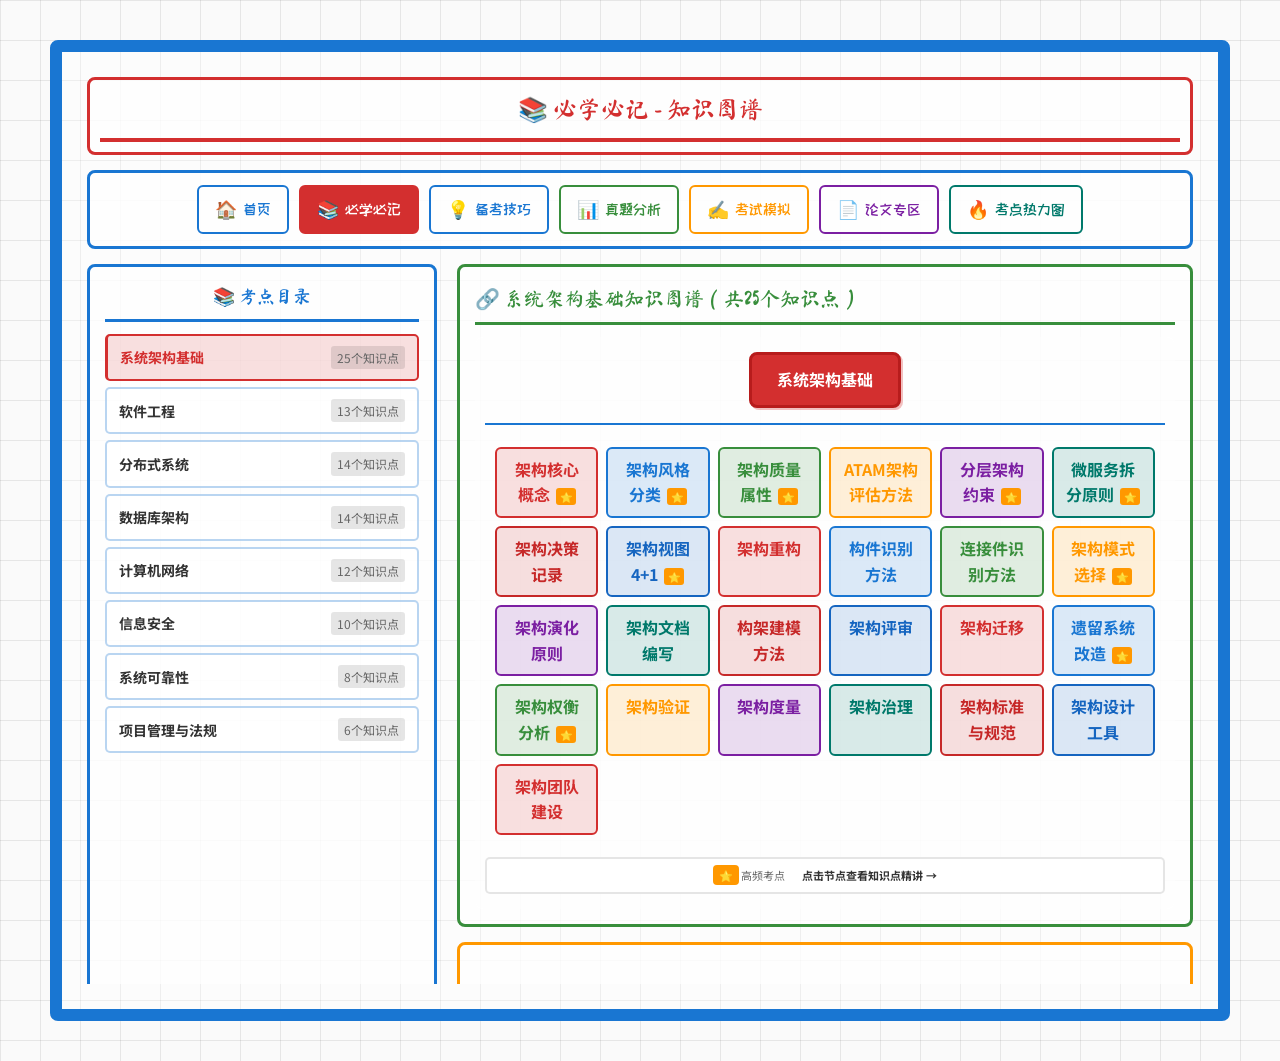
<file: knowledge.html>
<!DOCTYPE html>
<html lang="zh-CN">
<head>
    <meta charset="UTF-8">
    <meta name="viewport" content="width=device-width, initial-scale=1.0">
    <title>必学必记 - 系统架构设计师冲刺备考网站</title>
    <link rel="stylesheet" href="css/common.css">
    <script src="js/common.js"></script>
    <style>
        * { margin: 0; padding: 0; box-sizing: border-box; }
        body {
            font-family: 'Noto Sans SC', sans-serif;
            background: #fafafa;
            background-image: linear-gradient(rgba(0,0,0,0.08) 1px, transparent 1px), linear-gradient(90deg, rgba(0,0,0,0.08) 1px, transparent 1px);
            background-size: 40px 40px;
            padding: 40px 50px; color: #333; min-height: 100vh;
        }
        .whiteboard-container {
            background: rgba(255,255,255,0.3);
            border: 12px solid #1976d2;
            border-radius: 8px;
            padding: 25px;
            max-width: 1500px;
            margin: 0 auto;
        }

        /* 顶部导航 */
        .module-header { margin-bottom: 12px; }
        .module-title {
            color: #d32f2f; font-family: 'Ma Shan Zheng', cursive;
            font-size: 24px; border-bottom: 4px solid #d32f2f;
            padding-bottom: 10px;
        }
        .nav-tabs { display: flex; gap: 10px; }
        .nav-tab {
            font-family: 'ZCOOL KuaiLe', cursive;
            font-size: 16px; padding: 8px 20px;
            border: 3px solid; border-radius: 5px;
            cursor: pointer; transition: all 0.3s; background: transparent;
        }
        .nav-tab.red.active { background: #d32f2f; color: #fff; }
        .nav-tab.red { color: #d32f2f; border-color: #d32f2f; }
        .nav-tab.blue.active { background: #1976d2; color: #fff; }
        .nav-tab.blue { color: #1976d2; border-color: #1976d2; }
        .nav-tab.green.active { background: #388e3c; color: #fff; }
        .nav-tab.green { color: #388e3c; border-color: #388e3c; }
        .search-box { display: flex; gap: 8px; }
        .search-input { padding: 8px 12px; border: 2px solid #1976d2; border-radius: 5px; width: 220px; font-size: 15px; }
        .search-btn { padding: 8px 15px; background: #1976d2; color: #fff; border: 2px solid #1976d2; border-radius: 5px; cursor: pointer; font-family: 'ZCOOL KuaiLe', cursive; font-size: 15px; }

        /* 主内容区 - 确保左侧目录可见 */
        .main-content {
            display: grid;
            grid-template-columns: 350px 1fr;
            gap: 20px;
            min-height: 600px;
            max-height: calc(100vh - 180px);
            overflow: hidden;
        }

        /* 左侧考点目录 - 可滚动 */
        .topic-directory {
            background: rgba(255,255,255,0.7);
            border: 3px solid #1976d2;
            border-radius: 8px;
            padding: 15px;
            max-height: 100%;
            overflow-y: auto;
            scrollbar-width: thin;
            scrollbar-color: #1976d2 rgba(0,0,0,0.1);
        }
        .topic-directory::-webkit-scrollbar { width: 8px; }
        .topic-directory::-webkit-scrollbar-track { background: rgba(0,0,0,0.1); border-radius: 4px; }
        .topic-directory::-webkit-scrollbar-thumb { background: #1976d2; border-radius: 4px; }

        /* 右侧内容区 - 可滚动 */
        .content-area {
            display: flex;
            flex-direction: column;
            gap: 15px;
            max-height: 100%;
            overflow-y: auto;
            scrollbar-width: thin;
            scrollbar-color: #d32f2f rgba(0,0,0,0.1);
        }
        .content-area::-webkit-scrollbar { width: 8px; }
        .content-area::-webkit-scrollbar-track { background: rgba(0,0,0,0.1); border-radius: 4px; }
        .content-area::-webkit-scrollbar-thumb { background: #d32f2f; border-radius: 4px; }
        .directory-title { color: #1976d2; font-family: 'Ma Shan Zheng', cursive; font-size: 18px; margin-bottom: 12px; padding-bottom: 8px; border-bottom: 3px solid #1976d2; text-align: center; }
        .directory-list { list-style: none; }
        .directory-item { margin-bottom: 6px; }
        .directory-link {
            display: flex; align-items: center; justify-content: space-between;
            padding: 10px 12px;
            background: rgba(255,255,255,0.6);
            border: 2px solid rgba(25,118,210,0.3);
            border-radius: 5px; cursor: pointer; transition: all 0.3s; font-size: 14px;
        }
        .directory-link:hover { background: rgba(25,118,210,0.15); border-color: #1976d2; transform: translateX(5px); }
        .directory-link.active { background: rgba(211,47,47,0.15); border-color: #d32f2f; border-left: 3px solid #d32f2f; }
        .topic-name { font-weight: 700; color: #333; flex: 1; font-size: 14px; margin-right: 8px; }
        .topic-count { font-size: 12px; color: #666; background: rgba(0,0,0,0.1); padding: 2px 6px; border-radius: 3px; white-space: nowrap; }
        .directory-link.active .topic-name { color: #d32f2f; }

        /* 右侧内容区 */
        .content-area { display: flex; flex-direction: column; gap: 15px; }

        /* 默认总览区域 */
        .trend-overview { display: block; }
        .trend-overview.hidden { display: none; }

        /* 考试趋势分析 */
        .trend-analysis-card {
            background: rgba(255,255,255,0.7);
            border: 3px solid #ff9800;
            border-radius: 8px;
            padding: 40px 50px;
        }
        .trend-title { color: #ff9800; font-family: 'Ma Shan Zheng', cursive; font-size: 20px; margin-bottom: 12px; border-bottom: 3px solid #ff9800; padding-bottom: 8px; }
        .trend-content { display: grid; grid-template-columns: 1fr 1fr; gap: 20px; }
        .trend-summary { background: rgba(255,255,255,0.6); padding: 40px 50px; border-radius: 8px; border-left: 4px solid #ff9800; }
        .trend-summary h4 { color: #ff9800; font-size: 16px; margin-bottom: 10px; font-weight: 700; }
        .trend-summary ul { list-style: none; font-size: 15px; }
        .trend-summary li { padding: 5px 0; position: relative; padding-left: 15px; }
        .trend-summary li::before { content: '•'; color: #ff9800; font-weight: 700; position: absolute; left: 0; }

        /* 柱状图 */
        .bar-chart { display: flex; align-items: flex-end; justify-content: space-around; height: 150px; padding: 10px; background: rgba(0,0,0,0.05); border-radius: 5px; }
        .bar-item { display: flex; flex-direction: column; align-items: center; gap: 5px; }
        .bar { width: 40px; border-radius: 3px 3px 0 0; background: linear-gradient(180deg, #ff9800, #ff6f00); }
        .bar-label { font-size: 11px; color: #666; }
        .bar-value { font-size: 10px; color: #ff9800; font-weight: 700; }

        /* 考点分布表格 */
        .distribution-table-card { background: rgba(255,255,255,0.7); border: 3px solid #1976d2; border-radius: 8px; padding: 40px 50px; }
        .distribution-title { color: #1976d2; font-family: 'Ma Shan Zheng', cursive; font-size: 20px; margin-bottom: 12px; border-bottom: 3px solid #1976d2; padding-bottom: 8px; }
        .distribution-table { width: 100%; border-collapse: separate; border-spacing: 0; background: rgba(255,255,255,0.8); }
        .distribution-table th { background: rgba(25,118,210,0.15); color: #1976d2; font-family: 'ZCOOL KuaiLe', cursive; padding: 8px 10px; text-align: left; border-bottom: 3px solid #1976d2; font-size: 15px; }
        .distribution-table td { padding: 6px 10px; border-bottom: 1px solid rgba(25,118,210,0.2); font-size: 15px; }
        .distribution-table tr:hover td { background: rgba(25,118,210,0.1); }
        .year-badge { display: inline-block; padding: 4px 10px; background: #1976d2; color: #fff; border-radius: 3px; font-size: 11px; font-weight: 700; margin-right: 5px; }
        .topic-badge { display: inline-block; padding: 4px 10px; background: rgba(25,118,210,0.15); color: #1976d2; border: 1px solid #1976d2; border-radius: 3px; font-size: 11px; margin-right: 3px; margin-bottom: 3px; }
        .percent-badge { display: inline-block; padding: 4px 10px; background: rgba(211,47,47,0.15); color: #d32f2f; border: 1px solid #d32f2f; border-radius: 3px; font-size: 16px; font-weight: 700; }

        /* 知识区域（点击考点后显示，跟随content-area滚动） */
        .knowledge-section {
            display: none;
            flex-direction: column;
            gap: 15px;
        }
        .knowledge-section.active { display: flex; }

        /* 知识图谱（参与滚动） */
        .knowledge-graph-card {
            background: rgba(255,255,255,0.7);
            border: 3px solid #388e3c;
            border-radius: 8px;
            padding: 15px;
        }

        /* 下方内容（参与滚动） */
        .scrollable-content {
            display: flex;
            flex-direction: column;
            gap: 15px;
        }
        .graph-title { color: #388e3c; font-family: 'Ma Shan Zheng', cursive; font-size: 20px; margin-bottom: 12px; border-bottom: 3px solid #388e3c; padding-bottom: 8px; }
        .knowledge-diagram { position: relative; min-height: 200px; padding: 40px 50px; background: rgba(255,255,255,0.5); border-radius: 8px; }
        .diagram-center {
            position: absolute; top: 50%; left: 50%; transform: translate(-50%, -50%);
            width: 100px; height: 100px; background: #d32f2f; border: 4px solid #b71c1c; border-radius: 50%;
            display: flex; align-items: center; justify-content: center;
            color: #fff; font-family: 'ZCOOL KuaiLe', cursive; font-size: 15px; text-align: center;
            cursor: pointer; box-shadow: 0 5px 15px rgba(211,47,47,0.4); z-index: 10;
        }
        .diagram-node {
            position: absolute; width: 85px; height: 85px;
            border: 3px solid; border-radius: 50%;
            display: flex; align-items: center; justify-content: center;
            font-family: 'ZCOOL KuaiLe', cursive; font-size: 11px; text-align: center;
            cursor: pointer; transition: all 0.3s; z-index: 5;
        }
        .diagram-node:hover, .diagram-node.active { transform: scale(1.15); z-index: 20; }
        .node-status { position: absolute; top: -5px; right: -5px; width: 16px; height: 16px; border-radius: 50%; background: #388e3c; border: 2px solid #fff; font-size: 10px; color: #fff; }
        .node-status.unlearned { background: #e0e0e0; color: #999; }
        .node-status.star { background: #ff9800; }

        /* 知识串讲 */
        .knowledge-chain-card { background: rgba(255,255,255,0.7); border: 3px solid #ff9800; border-radius: 8px; padding: 40px 50px; margin-bottom: 15px; }
        .chain-title { color: #ff9800; font-family: 'Ma Shan Zheng', cursive; font-size: 20px; margin-bottom: 12px; border-bottom: 3px solid #ff9800; padding-bottom: 8px; }
        .chain-flow { display: flex; align-items: center; gap: 15px; padding: 40px 50px; background: rgba(255,255,255,0.5); border-radius: 8px; flex-wrap: wrap; }
        .chain-node { display: flex; align-items: center; gap: 10px; }
        .chain-box { padding: 12px 18px; background: rgba(255,255,255,0.8); border: 3px solid; border-radius: 8px; font-size: 16px; font-weight: 700; cursor: pointer; transition: all 0.3s; }
        .chain-box:hover { transform: translateY(-3px); }
        .chain-box.active { box-shadow: 0 5px 15px rgba(0,0,0,0.2); }
        .chain-box.node1 { border-color: #d32f2f; color: #d32f2f; }
        .chain-box.node2 { border-color: #1976d2; color: #1976d2; }
        .chain-box.node3 { border-color: #388e3c; color: #388e3c; }
        .chain-box.node4 { border-color: #ff9800; color: #ff9800; }
        .chain-box.node5 { border-color: #7b1fa2; color: #7b1fa2; }
        .chain-arrow { color: #666; font-size: 16px; }

        /* 常见考点分析表格 */
        .exam-points-card { background: rgba(255,255,255,0.7); border: 3px solid #ff9800; border-radius: 8px; padding: 40px 50px; margin-bottom: 15px; }
        .exam-points-title { color: #ff9800; font-family: 'Ma Shan Zheng', cursive; font-size: 20px; margin-bottom: 12px; border-bottom: 3px solid #ff9800; padding-bottom: 8px; }
        .exam-points-table { width: 100%; border-collapse: separate; border-spacing: 0; background: rgba(255,255,255,0.8); }
        .exam-points-table th { background: rgba(255,152,0,0.15); color: #ff9800; font-family: 'ZCOOL KuaiLe', cursive; padding: 8px 10px; text-align: left; border-bottom: 3px solid #ff9800; }
        .exam-points-table td { padding: 8px 10px; border-bottom: 1px solid rgba(255,152,0,0.3); font-size: 16px; }
        .exam-points-table tr:hover td { background: rgba(255,152,0,0.1); }

        /* 知识点精讲区域 */
        .knowledge-detail-section { display: none; overflow-y: auto; max-height: calc(100vh - 150px); }
        .knowledge-detail-section.active { display: block; }
        .detail-card { background: rgba(255,255,255,0.7); border: 3px solid #d32f2f; border-radius: 8px; padding: 40px 50px; margin-bottom: 15px; }
        .detail-header { margin-bottom: 15px; padding-bottom: 12px; border-bottom: 4px solid #d32f2f; }
        .detail-title { color: #d32f2f; font-family: 'Ma Shan Zheng', cursive; font-size: 24px; margin-bottom: 8px; }
        .detail-tags { display: flex; gap: 8px; }
        .detail-tag { padding: 4px 12px; border-radius: 5px; font-size: 16px; font-weight: 700; border: 2px solid; }
        .detail-tag.red { background: rgba(211,47,47,0.15); color: #d32f2f; border-color: #d32f2f; }
        .detail-tag.blue { background: rgba(25,118,210,0.15); color: #1976d2; border-color: #1976d2; }
        .detail-tag.orange { background: rgba(255,152,0,0.15); color: #ff9800; border-color: #ff9800; }

        .content-section { margin-bottom: 20px; }
        .section-title { font-family: 'ZCOOL KuaiLe', cursive; font-size: 16px; margin-bottom: 10px; padding-bottom: 6px; border-bottom: 3px solid; }
        .section-title.blue { color: #1976d2; border-color: #1976d2; }
        .section-title.blue::before { content: '◆'; color: #1976d2; margin-right: 8px; }
        .section-title.red { color: #d32f2f; border-color: #d32f2f; }
        .section-title.red::before { content: '◆'; color: #d32f2f; margin-right: 8px; }
        .section-title.orange { color: #ff9800; border-color: #ff9800; }
        .section-title.orange::before { content: '◆'; color: #ff9800; margin-right: 8px; }
        .section-title.green { color: #388e3c; border-color: #388e3c; }
        .section-title.green::before { content: '◆'; color: #388e3c; margin-right: 8px; }
        .section-content { font-size: 15px; line-height: 1.8; color: #333; }

        /* 易错点卡片 */
        .error-points-card { background: rgba(255,255,255,0.7); border: 3px solid #d32f2f; border-radius: 8px; padding: 40px 50px; margin-bottom: 15px; }
        .error-grid { display: grid; grid-template-columns: repeat(2, 1fr); gap: 12px; }
        .error-card { background: rgba(211,47,47,0.1); padding: 12px; border-radius: 8px; border-left: 4px solid #d32f2f; }
        .error-icon { font-size: 18px; margin-bottom: 6px; }
        .error-title { color: #d32f2f; font-weight: 700; margin-bottom: 4px; font-size: 15px; }
        .error-correct { color: #388e3c; font-size: 11px; }

        /* 真题示例 */
        .example-card { background: rgba(255,255,255,0.7); border: 3px solid #7b1fa2; border-radius: 8px; padding: 40px 50px; margin-bottom: 15px; }
        .example-question { margin-bottom: 12px; }
        .question-header { font-family: 'ZCOOL KuaiLe', cursive; font-size: 15px; color: #7b1fa2; margin-bottom: 12px; }
        .question-header::before { content: '📝 '; }
        .question-text { font-size: 15px; line-height: 1.6; margin-bottom: 12px; padding: 8px; background: rgba(123,31,162,0.05); border-radius: 5px; }
        .question-options { margin-bottom: 12px; }
        .option-item { padding: 8px 12px; margin-bottom: 6px; background: rgba(255,255,255,0.6); border: 2px solid rgba(0,0,0,0.1); border-radius: 5px; cursor: pointer; transition: all 0.3s; font-size: 15px; }
        .option-item:hover { border-color: #1976d2; background: rgba(25,118,210,0.1); }
        .option-item.selected { border-color: #7b1fa2; background: rgba(123,31,162,0.1); }
        .option-item.correct { border-color: #388e3c; background: rgba(56,142,60,0.15); }
        .option-item.wrong { border-color: #d32f2f; background: rgba(211,47,47,0.15); }
        .option-label { font-weight: 700; color: #1976d2; margin-right: 8px; }
        .show-answer-btn { padding: 8px 20px; background: #7b1fa2; color: #fff; border: 3px solid #7b1fa2; border-radius: 5px; cursor: pointer; font-family: 'ZCOOL KuaiLe', cursive; font-size: 15px; margin-bottom: 12px; }
        .answer-section { max-height: 0; overflow: hidden; transition: max-height 0.5s; }
        .answer-section.expanded { max-height: 500px; }
        .answer-box { background: rgba(56,142,60,0.1); padding: 12px; border-radius: 5px; border-left: 4px solid #388e3c; }
        .answer-label { color: #388e3c; font-weight: 700; margin-bottom: 6px; font-size: 15px; }
        .answer-text { font-size: 16px; line-height: 1.6; }

        /* 扩展知识 */
        .related-card { background: rgba(255,255,255,0.7); border: 3px solid #1976d2; border-radius: 8px; padding: 40px 50px; }
        .related-links { display: flex; gap: 8px; flex-wrap: wrap; }
        .related-link { padding: 6px 12px; background: rgba(0,121,107,0.1); border: 2px solid #00796b; border-radius: 5px; color: #00796b; font-size: 16px; cursor: pointer; }
        .related-link:hover { background: rgba(0,121,107,0.2); transform: translateY(-2px); }

        .back-btn { padding: 8px 15px; background: rgba(25,118,210,0.1); border: 2px solid #1976d2; border-radius: 5px; color: #1976d2; cursor: pointer; margin-top: 15px; font-size: 15px; }
        .back-btn:hover { background: rgba(25,118,210,0.2); }

        /* 响应式 */
        @media (max-width: 1024px) { .main-content { grid-template-columns: 1fr; } .trend-content { grid-template-columns: 1fr; } .error-grid { grid-template-columns: 1fr; } }
        @media (max-width: 768px) { .search-box { width: 100%; } .search-input { width: 100%; } }
    </style>
</head>
<body>
    <div class="whiteboard-container">
                <!-- 模块标题 -->
        <div class="module-header" style="margin-bottom: 15px;">
            <div class="module-title">📚 必学必记 - 知识图谱</div>
        </div>

        <!-- 主内容区 -->
        
        <!-- 快速导航栏 -->
        <div class="quick-nav-bar">
            <div class="quick-nav-item home" onclick="location.href='index.html'"><span class="nav-icon">🏠</span><span class="nav-label">首页</span></div>
            <div class="quick-nav-item knowledge active" onclick="location.href='knowledge.html'"><span class="nav-icon">📚</span><span class="nav-label">必学必记</span></div>
            <div class="quick-nav-item tips" onclick="location.href='tips.html'"><span class="nav-icon">💡</span><span class="nav-label">备考技巧</span></div>
            <div class="quick-nav-item questions" onclick="location.href='questions.html'"><span class="nav-icon">📊</span><span class="nav-label">真题分析</span></div>
            <div class="quick-nav-item exam" onclick="location.href='exam.html'"><span class="nav-icon">✍️</span><span class="nav-label">考试模拟</span></div>
            <div class="quick-nav-item essay" onclick="location.href='essay.html'"><span class="nav-icon">📄</span><span class="nav-label">论文专区</span></div>
            <div class="quick-nav-item heatmap" onclick="location.href='heatmap.html'"><span class="nav-icon">🔥</span><span class="nav-label">考点热力图</span></div>
        </div>

        <div class="main-content">
            <!-- 左侧考点目录 -->
            <div class="topic-directory">
                <div class="directory-title">📚 考点目录</div>
                <ul class="directory-list">
                    <!-- 由JavaScript动态渲染 -->
                </ul>
            </div>

            <!-- 右侧内容区 -->
            <div class="content-area">
                <!-- 知识区域（点击考点后显示） -->
                <div class="knowledge-section active">
                    <!-- 知识图谱 -->
                    <div class="knowledge-graph-card">
                        <div class="graph-title">🔗 系统架构知识图谱</div>
                        <div class="knowledge-diagram" style="padding: 15px 10px; background: rgba(255,255,255,0.5); border-radius: 8px;">
                            <!-- 树状层级结构 - 简洁清晰版 -->
                            <div class="tree-container" style="display: flex; flex-direction: column; align-items: center; gap: 3px;">

                                <!-- Level 0: 核心节点 -->
                                <div class="tree-node root" onclick="selectKnowledgeNode('架构核心', this)"
                                    style="padding: 10px 20px; background: #d32f2f; color: #fff; border: 3px solid #b71c1c; border-radius: 8px; cursor: pointer; font-weight: 700; font-size: 16px; box-shadow: 2px 2px 0 rgba(211,47,47,0.3);">
                                    架构核心概念 <span style="background: #ff9800; color: #fff; padding: 2px 6px; border-radius: 4px; font-size: 11px; margin-left: 4px;">⭐ 高频</span>
                                </div>

                                <!-- 连接线: 根节点到Level 1 -->
                                <div style="width: 3px; height: 15px; background: #d32f2f;"></div>
                                <div style="width: 350px; height: 3px; background: #1976d2;"></div>

                                <!-- Level 1分支连接 - 竖线与节点对齐 -->
                                <div style="display: flex; width: 350px; justify-content: space-between;">
                                    <div style="width: 140px; display: flex; justify-content: center;">
                                        <div style="width: 3px; height: 15px; background: #1976d2;"></div>
                                    </div>
                                    <div style="width: 140px; display: flex; justify-content: center;">
                                        <div style="width: 3px; height: 15px; background: #ff9800;"></div>
                                    </div>
                                </div>

                                <!-- Level 1: 基础要素 -->
                                <div style="display: flex; width: 350px; justify-content: space-between;">
                                    <div class="tree-node level1" onclick="selectKnowledgeNode('构件', this)"
                                        style="padding: 8px 15px; background: rgba(25,118,210,0.15); color: #1976d2; border: 2px solid #1976d2; border-radius: 6px; cursor: pointer; font-weight: 700; width: 140px; text-align: center; font-size: 15px; box-shadow: 2px 2px 0 rgba(25,118,210,0.2);">
                                        构件与连接件
                                    </div>
                                    <div class="tree-node level1" onclick="selectKnowledgeNode('约束', this)"
                                        style="padding: 8px 15px; background: rgba(255,152,0,0.15); color: #ff9800; border: 2px solid #ff9800; border-radius: 6px; cursor: pointer; font-weight: 700; width: 140px; text-align: center; font-size: 15px; box-shadow: 2px 2px 0 rgba(255,152,0,0.2);">
                                        架构约束原则
                                    </div>
                                </div>

                                <!-- Level 1汇聚到Level 2 - 竖线与节点对齐 -->
                                <div style="display: flex; width: 350px; justify-content: space-between; position: relative;">
                                    <div style="width: 140px; display: flex; justify-content: center;">
                                        <div style="width: 3px; height: 18px; background: #1976d2;"></div>
                                    </div>
                                    <!-- 横向汇聚线 -->
                                    <div style="position: absolute; top: 18px; width: 210px; height: 3px; background: #388e3c; left: 70px;"></div>
                                    <div style="width: 140px; display: flex; justify-content: center;">
                                        <div style="width: 3px; height: 18px; background: #ff9800;"></div>
                                    </div>
                                </div>
                                <!-- 中竖线 -->
                                <div style="width: 3px; height: 15px; background: #388e3c;"></div>

                                <!-- Level 2: 架构风格 -->
                                <div class="tree-node level2" onclick="selectKnowledgeNode('架构风格', this)"
                                    style="padding: 8px 20px; background: rgba(56,142,60,0.15); color: #388e3c; border: 2px solid #388e3c; border-radius: 6px; cursor: pointer; font-weight: 700; font-size: 15px; box-shadow: 2px 2px 0 rgba(56,142,60,0.2);">
                                    架构风格分类 <span style="background: #ff9800; color: #fff; padding: 2px 6px; border-radius: 4px; font-size: 11px; margin-left: 4px;">⭐ 高频</span>
                                </div>

                                <!-- Level 2到Level 3连接线 -->
                                <div style="width: 3px; height: 15px; background: #388e3c;"></div>
                                <div style="width: 440px; height: 3px; background: #00796b;"></div>

                                <!-- Level 3分支连接 - 竖线与节点对齐 -->
                                <div style="display: flex; width: 440px; justify-content: space-evenly;">
                                    <div style="width: 95px; display: flex; justify-content: center;">
                                        <div style="width: 3px; height: 15px; background: #00796b;"></div>
                                    </div>
                                    <div style="width: 95px; display: flex; justify-content: center;">
                                        <div style="width: 3px; height: 15px; background: #7b1fa2;"></div>
                                    </div>
                                    <div style="width: 95px; display: flex; justify-content: center;">
                                        <div style="width: 3px; height: 15px; background: #d32f2f;"></div>
                                    </div>
                                    <div style="width: 95px; display: flex; justify-content: center;">
                                        <div style="width: 3px; height: 15px; background: #1976d2;"></div>
                                    </div>
                                </div>

                                <!-- Level 3: 具体风格 -->
                                <div style="display: flex; width: 440px; justify-content: space-evenly;">
                                    <div class="tree-node level3" onclick="selectKnowledgeNode('分层', this)"
                                        style="padding: 6px 10px; background: rgba(0,121,107,0.15); color: #00796b; border: 2px solid #00796b; border-radius: 6px; cursor: pointer; font-weight: 700; width: 95px; text-align: center; font-size: 16px;">
                                        分层架构
                                    </div>
                                    <div class="tree-node level3" onclick="selectKnowledgeNode('微服务', this)"
                                        style="padding: 6px 10px; background: rgba(123,31,162,0.15); color: #7b1fa2; border: 2px solid #7b1fa2; border-radius: 6px; cursor: pointer; font-weight: 700; width: 95px; text-align: center; font-size: 16px;">
                                        微服务 <span style="background: #e0e0e0; color: #999; padding: 1px 4px; border-radius: 3px; font-size: 10px;">○</span>
                                    </div>
                                    <div class="tree-node level3" onclick="selectKnowledgeNode('分布式', this)"
                                        style="padding: 6px 10px; background: rgba(211,47,47,0.15); color: #d32f2f; border: 2px solid #d32f2f; border-radius: 6px; cursor: pointer; font-weight: 700; width: 95px; text-align: center; font-size: 16px;">
                                        分布式 <span style="background: #388e3c; color: #fff; padding: 1px 4px; border-radius: 3px; font-size: 10px;">✓</span>
                                    </div>
                                    <div class="tree-node level3" onclick="selectKnowledgeNode('事件驱动', this)"
                                        style="padding: 6px 10px; background: rgba(25,118,210,0.15); color: #1976d2; border: 2px solid #1976d2; border-radius: 6px; cursor: pointer; font-weight: 700; width: 95px; text-align: center; font-size: 16px;">
                                        事件驱动
                                    </div>
                                </div>
                            </div>

                            <!-- 图谱说明 -->
                            <div style="text-align: center; margin-top: 12px; padding: 8px; background: rgba(255,255,255,0.8); border-radius: 5px; border: 2px solid rgba(0,0,0,0.1); font-size: 11px; color: #666;">
                                <span style="margin-right: 15px;"><span style="background: #ff9800; color: #fff; padding: 2px 6px; border-radius: 4px;">⭐</span> 高频考点</span>
                                <span style="margin-right: 15px;"><span style="background: #388e3c; color: #fff; padding: 2px 6px; border-radius: 4px;">✓</span> 已学习</span>
                                <span style="margin-right: 15px;"><span style="background: #e0e0e0; color: #999; padding: 2px 6px; border-radius: 4px;">○</span> 未学习</span>
                                <span style="color: #333; font-weight: 700;">点击节点查看知识点精讲 →</span>
                            </div>
                        </div>
                    </div>

                    <!-- 下方可滚动内容 -->
                    <div class="scrollable-content">
                        <!-- 知识串讲（默认显示） -->
                        <div class="knowledge-chain-card" id="chainSummary">
                        <div class="chain-title">📖 系统架构知识串讲</div>
                        <div style="background: rgba(255,255,255,0.5); padding: 12px; border-radius: 8px; line-height: 1.7; font-size: 15px;">
                            <p><strong>一、系统架构定义</strong></p>
                            <p>软件架构是系统的高层次结构，由<strong>构件</strong>、<strong>连接件</strong>、<strong>约束</strong>三要素构成。架构设计是软件生命周期中成本最高、影响最深远的关键决策阶段。</p>

                            <p style="margin-top: 10px;"><strong>二、架构风格分类</strong></p>
                            <p>常见架构风格包括：<span style="color: #00796b;">分层架构</span>（单向依赖，易维护）、<span style="color: #7b1fa2;">微服务架构</span>（独立部署，弹性扩展）、<span style="color: #d32f2f;">分布式系统</span>（CAP权衡，一致性挑战）、<span style="color: #1976d2;">事件驱动架构</span>（异步解耦，高响应）。选择架构风格需综合考虑<strong>业务需求、性能要求、团队能力、技术成熟度</strong>。</p>

                            <p style="margin-top: 10px;"><strong>三、架构质量属性</strong></p>
                            <p>核心质量属性包括：<span style="color: #d32f2f;">可用性</span>（故障恢复、冗余设计）、<span style="color: #1976d2;">性能</span>（响应时间、吞吐量）、<span style="color: #388e3c;">可扩展性</span>（水平扩展、模块化）、<span style="color: #ff9800;">安全性</span>（认证授权、数据加密）、<span style="color: #7b1fa2;">可维护性</span>（代码质量、文档完备）。质量属性之间存在<strong>权衡关系</strong>，如性能与安全、可用性与成本。</p>

                            <p style="margin-top: 10px;"><strong>四、架构评估方法</strong></p>
                            <p>主流评估方法：<strong>ATAM</strong>（架构权衡分析方法，评估质量属性冲突）、<strong>SAAM</strong>（软件架构分析方法，评估可维护性）。评估关注<strong>场景驱动</strong>，从业务场景出发分析架构决策的影响。</p>

                            <p style="margin-top: 10px; padding: 8px; background: rgba(255,152,0,0.1); border-radius: 5px; border-left: 3px solid #ff9800; font-size: 16px;">
                                <strong>💡 备考要点：</strong>①架构三要素识别→②架构风格选择依据→③质量属性权衡分析→④ATAM评估流程→⑤真题反复演练架构设计案例。
                            </p>
                        </div>
                    </div>

                    <!-- 常见考点分析（默认显示） -->
                    <div class="exam-points-card" id="examPointsCard">
                        <div class="exam-points-title">📊 系统架构常见考点分析（近5年真题分布）</div>
                        <table class="exam-points-table">
                            <thead><tr><th>考点类型</th><th>考查频率</th><th>最近考查年份</th><th>题型分布</th><th>难度</th></tr></thead>
                            <tbody>
                                <tr><td><strong>架构风格的选择依据</strong></td><td>高频（每年必考）</td><td>2025/2024/2023/2022/2021</td><td>选择题、案例分析</td><td>中等</td></tr>
                                <tr><td><strong>构件与连接件的识别</strong></td><td>高频（近3年考4次）</td><td>2025/2024/2023/2022</td><td>选择题、案例分析</td><td>中等</td></tr>
                                <tr><td><strong>架构约束的作用判断</strong></td><td>高频（近3年考3次）</td><td>2025/2024/2023</td><td>选择题</td><td>简单</td></tr>
                                <tr><td><strong>架构质量属性分析</strong></td><td>高频（每年必考）</td><td>2025/2024/2023/2022/2021</td><td>选择题、案例分析、论文</td><td>中等</td></tr>
                                <tr><td><strong>ATAM/SAAM评估方法</strong></td><td>中频（近2年考2次）</td><td>2024/2023</td><td>选择题</td><td>较难</td></tr>
                                <tr><td><strong>分层架构约束与应用</strong></td><td>高频（近3年考3次）</td><td>2025/2024/2023</td><td>选择题、案例分析</td><td>简单</td></tr>
                                <tr><td><strong>微服务架构设计原则</strong></td><td>高频（每年必考）</td><td>2025/2024/2023/2022/2021</td><td>案例分析、论文</td><td>较难</td></tr>
                                <tr><td><strong>分布式系统CAP定理</strong></td><td>高频（每年必考）</td><td>2025/2024/2023/2022/2021</td><td>选择题、案例分析</td><td>中等</td></tr>
                            </tbody>
                        </table>
                    </div>

                    <!-- 知识点精讲区域（点击图谱节点后替换上面的串讲和考点分析） -->
                    <div class="knowledge-detail-section" id="knowledgeDetailSection">
                        <div class="detail-card">
                            <div class="detail-header"><div class="detail-title">架构核心概念</div><div class="detail-tags"><span class="detail-tag red">⭐ 高频考点</span><span class="detail-tag blue">必学必记</span><span class="detail-tag orange">近5年考10次</span></div></div>
                            <div class="content-section">
                                <div class="section-title blue">核心定义与概念讲解</div>
                                <div class="section-content">
                                    <p><strong>软件架构</strong>是指系统的高层次结构，定义了系统的组成部分、关系及设计演化原则。架构是软件生命周期中<strong>成本最高、影响最深远</strong>的决策阶段，直接影响系统的可维护性、可扩展性、性能等质量属性。</p>
                                    <p style="margin-top: 8px;"><strong>架构三要素：</strong></p>
                                    <ul style="margin-top: 5px; margin-left: 20px;">
                                        <li><span style="color: #d32f2f;">构件（Component）</span>：系统的模块化单元，承担特定功能职责，如服务、模块、数据库</li>
                                        <li><span style="color: #1976d2;">连接件（Connector）</span>：构件之间的交互机制，如API调用、消息队列、共享内存</li>
                                        <li><span style="color: #ff9800;">约束（Constraint）</span>：构件组合的规则和限制，确保架构质量和一致性</li>
                                    </ul>
                                    <p style="background: rgba(211,47,47,0.1); padding: 8px; border-radius: 5px; border-left: 3px solid #d32f2f; margin-top: 10px; font-size: 16px;">
                                        <strong>⚠️ 关键认知：</strong>架构设计关注的是<strong>系统级</strong>的决策，而非实现细节；关注<strong>非功能性需求</strong>（质量属性），而非单纯的功能实现。
                                    </p>
                                </div>
                            </div>
                            <div class="content-section">
                                <div class="section-title blue">架构三要素图示</div>
                                <div style="display: flex; justify-content: space-around; padding: 12px; background: rgba(255,255,255,0.5); border-radius: 8px;">
                                    <div style="width: 70px; padding: 10px; border: 2px solid #d32f2f; border-radius: 6px; text-align: center; background: rgba(211,47,47,0.1);"><div style="font-size: 20px;">📦</div><div style="font-weight: 700; color: #d32f2f; margin-top: 4px; font-size: 15px;">构件</div><div style="font-size: 10px; color: #666; margin-top: 2px;">功能单元</div></div>
                                    <div style="width: 70px; padding: 10px; border: 2px solid #1976d2; border-radius: 6px; text-align: center; background: rgba(25,118,210,0.1);"><div style="font-size: 20px;">🔗</div><div style="font-weight: 700; color: #1976d2; margin-top: 4px; font-size: 15px;">连接件</div><div style="font-size: 10px; color: #666; margin-top: 2px;">交互机制</div></div>
                                    <div style="width: 70px; padding: 10px; border: 2px solid #ff9800; border-radius: 6px; text-align: center; background: rgba(255,152,0,0.1);"><div style="font-size: 20px;">📋</div><div style="font-weight: 700; color: #ff9800; margin-top: 4px; font-size: 15px;">约束</div><div style="font-size: 10px; color: #666; margin-top: 2px;">组合规则</div></div>
                                </div>
                            </div>
                            <div class="content-section">
                                <div class="section-title orange">常见构件与连接件实例</div>
                                <div class="section-content">
                                    <table style="width: 100%; border-collapse: collapse; margin-top: 8px;">
                                        <tr><th style="padding: 6px; background: rgba(255,152,0,0.15); border: 1px solid #ff9800; text-align: left;">构件类型</th><th style="padding: 6px; background: rgba(255,152,0,0.15); border: 1px solid #ff9800; text-align: left;">实例</th></tr>
                                        <tr><td style="padding: 6px; border: 1px solid rgba(255,152,0,0.3);">服务构件</td><td style="padding: 6px; border: 1px solid rgba(255,152,0,0.3);">微服务、API接口、业务模块</td></tr>
                                        <tr><td style="padding: 6px; border: 1px solid rgba(255,152,0,0.3);">数据构件</td><td style="padding: 6px; border: 1px solid rgba(255,152,0,0.3);">数据库、缓存、文件存储</td></tr>
                                        <tr><td style="padding: 6px; border: 1px solid rgba(255,152,0,0.3);">连接件类型</td><td style="padding: 6px; border: 1px solid rgba(255,152,0,0.3);">API网关、消息队列、RPC调用</td></tr>
                                    </table>
                                </div>
                            </div>
                        </div>

                        <!-- 易错点 -->
                        <div class="error-points-card">
                            <div class="section-title red">易错点与注意事项</div>
                            <div class="error-grid">
                                <div class="error-card"><div class="error-icon">❌</div><div class="error-title">混淆架构风格与设计模式</div><div class="error-correct">✓ 架构风格是宏观层面，设计模式是微观层面</div></div>
                                <div class="error-card"><div class="error-icon">❌</div><div class="error-title">忽略架构约束的作用</div><div class="error-correct">✓ 约束是架构质量的关键保障</div></div>
                                <div class="error-card"><div class="error-icon">❌</div><div class="error-title">构件 ≠ 模块</div><div class="error-correct">✓ 构件是架构层面概念，模块是设计层面概念</div></div>
                                <div class="error-card"><div class="error-icon">❌</div><div class="error-title">架构只关注功能性需求</div><div class="error-correct">✓ 必须同时关注非功能性需求</div></div>
                            </div>
                        </div>

                        <!-- 真题示例 -->
                        <div class="example-card">
                            <div class="section-title green">真题示例练习</div>
                            <div class="example-question">
                                <div class="question-header">2025年上半年真题 第15题</div>
                                <div class="question-text">在分层架构中，以下哪种约束是<strong>必须遵守</strong>的？</div>
                                <div class="question-options">
                                    <div class="option-item" onclick="selectOption(this, 'A', 'correct')"><span class="option-label">A.</span>上层可以调用下层，下层不能调用上层</div>
                                    <div class="option-item" onclick="selectOption(this, 'B', 'wrong')"><span class="option-label">B.</span>下层可以调用上层，上层不能调用下层</div>
                                    <div class="option-item" onclick="selectOption(this, 'C', 'wrong')"><span class="option-label">C.</span>同层之间可以互相调用</div>
                                    <div class="option-item" onclick="selectOption(this, 'D', 'wrong')"><span class="option-label">D.</span>所有层都可以互相调用</div>
                                </div>
                                <button class="show-answer-btn" onclick="toggleAnswer(this)">📖 查看答案与解析</button>
                                <div class="answer-section"><div class="answer-box"><div class="answer-label">✓ 正确答案：A</div><div class="answer-text"><strong>解析：</strong>分层架构的核心约束是<strong>单向依赖</strong>，上层可调用下层，下层不能调用上层，确保依赖清晰可控。</div></div></div>
                            </div>
                            <div class="example-question">
                                <div class="question-header">2024年下半年真题 第22题</div>
                                <div class="question-text">API网关作为连接件的主要作用不包括？</div>
                                <div class="question-options">
                                    <div class="option-item" onclick="selectOption(this, 'A', 'wrong')"><span class="option-label">A.</span>路由请求</div>
                                    <div class="option-item" onclick="selectOption(this, 'B', 'wrong')"><span class="option-label">B.</span>统一认证</div>
                                    <div class="option-item" onclick="selectOption(this, 'C', 'correct')"><span class="option-label">C.</span>直接访问数据库执行业务逻辑</div>
                                    <div class="option-item" onclick="selectOption(this, 'D', 'wrong')"><span class="option-label">D.</span>限流熔断</div>
                                </div>
                                <button class="show-answer-btn" onclick="toggleAnswer(this)">📖 查看答案与解析</button>
                                <div class="answer-section"><div class="answer-box"><div class="answer-label">✓ 正确答案：C</div><div class="answer-text"><strong>解析：</strong>API网关是连接件，负责通信协调；直接访问数据库是构件（微服务）的职责。</div></div></div>
                            </div>
                        </div>

                        <!-- 扩展知识 -->
                        <div class="related-card">
                            <div class="section-title blue">扩展知识与关联链接</div>
                            <div class="related-links">
                                <div class="related-link" onclick="alert('跳转到：架构风格详解')">→ 系统架构风格详解</div>
                                <div class="related-link" onclick="alert('跳转到：构件与连接件')">→ 构件与连接件识别</div>
                                <div class="related-link" onclick="alert('跳转到：微服务架构')">→ 微服务架构设计</div>
                            </div>
                        </div>

                        <button class="back-btn" onclick="backToOverview()">← 返回考点总览</button>
                    </div>
                    </div> <!-- 关闭 scrollable-content -->
                </div>
            </div>
        </div>
    </div>

    <script src="js/data-renderer.js"></script>
    <script>
        // 渲染快速导航栏
        // 导航栏已硬编码，无需渲染

        // 初始化

        // 页面初始化时处理URL参数跳转
        window.addEventListener('load', async function() {
            // 等待数据加载
            await KnowledgeRenderer.init();

            // 处理URL参数跳转
            const urlParams = new URLSearchParams(window.location.search);
            const topicId = urlParams.get('topic');
            if (topicId) {
                // 查找知识点所属分类并选中
                setTimeout(() => {
                    KnowledgeRenderer.selectTopicFromUrl(topicId);
                }, 100);
            }

        // 初始化

        // 原有交互函数保留（用于选项点击和答案展开）
        function selectOption(element, label, result) {
            element.parentElement.querySelectorAll('.option-item').forEach(opt => opt.classList.remove('selected', 'correct', 'wrong'));
            element.classList.add('selected', result);
        }
        function toggleAnswer(btn) {
            const answerSection = btn.nextElementSibling;
            if (answerSection.classList.contains('expanded')) {
                answerSection.classList.remove('expanded');
                btn.textContent = '📖 查看答案与解析';
            } else {
                answerSection.classList.add('expanded');
                btn.textContent = '📕 收起答案与解析';
            }
        }
        function backToOverview() {
            KnowledgeRenderer.backToCategory();
            document.querySelector('.knowledge-section').classList.remove('active');
            document.querySelector('.trend-overview').classList.remove('hidden');
            document.querySelectorAll('.directory-link').forEach(l => l.classList.remove('active'));
        }
    </script>
</body>
</html>
</file>
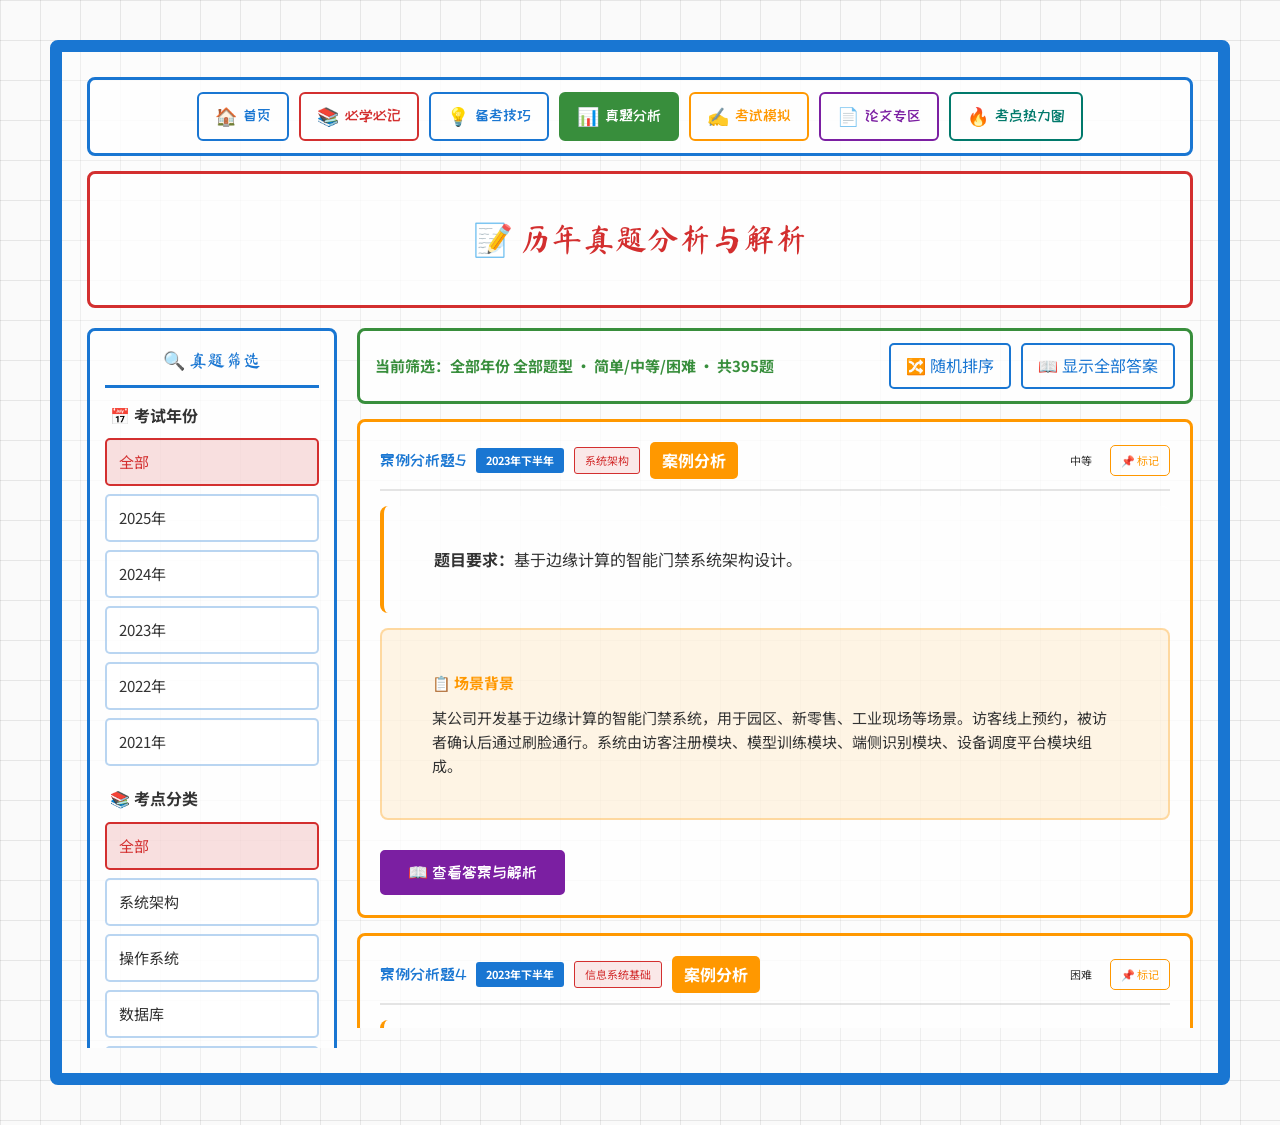
<file: questions.html>
<!DOCTYPE html>
<html lang="zh-CN">
<head>
    <meta charset="UTF-8">
    <meta name="viewport" content="width=device-width, initial-scale=1.0">
    <title>真题分析 - 系统架构设计师冲刺备考网站</title>
    <link rel="stylesheet" href="css/common.css">
    <script src="js/common.js"></script>
    <style>
        * { margin: 0; padding: 0; box-sizing: border-box; }
        body {
            font-family: 'Noto Sans SC', sans-serif;
            background: #fafafa;
            background-image: linear-gradient(rgba(0,0,0,0.08) 1px, transparent 1px), linear-gradient(90deg, rgba(0,0,0,0.08) 1px, transparent 1px);
            background-size: 40px 40px;
            padding: 40px 50px; color: #333; min-height: 100vh;
        }
        .whiteboard-container {
            background: rgba(255,255,255,0.3);
            border: 12px solid #1976d2;
            border-radius: 8px;
            padding: 25px;
            max-width: 1500px;
            margin: 0 auto;
        }

        /* 顶部导航 */
        .nav-tabs { display: flex; gap: 10px; }
        .nav-tab {
            font-family: 'ZCOOL KuaiLe', cursive;
            font-size: 16px; padding: 8px 20px;
            border: 3px solid; border-radius: 5px;
            cursor: pointer; transition: all 0.3s; background: transparent;
        }
        .nav-tab.red.active { background: #d32f2f; color: #fff; }
        .nav-tab.red { color: #d32f2f; border-color: #d32f2f; }
        .nav-tab.blue { color: #1976d2; border-color: #1976d2; }
        .nav-tab.green { color: #388e3c; border-color: #388e3c; }
        .breadcrumb { font-size: 15px; color: #666; }
        .breadcrumb span { color: #1976d2; font-weight: 700; }

        /* 模块标题 */
        .module-header {
            text-align: center;
            margin-bottom: 20px;
            padding: 40px 50px;
            background: rgba(255,255,255,0.7);
            border: 3px solid #d32f2f;
            border-radius: 8px;
        }
        .module-title {
            color: #d32f2f;
            font-family: 'Ma Shan Zheng', cursive;
            font-size: 32px;
        }

        /* 主内容区 */
        .main-content {
            display: grid;
            grid-template-columns: 250px 1fr;
            gap: 20px;
            max-height: calc(100vh - 180px);
            overflow: hidden;
        }

        /* 左侧筛选区 - 可滚动 */
        .filter-panel {
            background: rgba(255,255,255,0.7);
            border: 3px solid #1976d2;
            border-radius: 8px;
            padding: 15px;
            max-height: 100%;
            overflow-y: auto;
            scrollbar-width: thin;
            scrollbar-color: #1976d2 rgba(0,0,0,0.1);
        }
        .filter-panel::-webkit-scrollbar { width: 8px; }
        .filter-panel::-webkit-scrollbar-track { background: rgba(0,0,0,0.1); border-radius: 4px; }
        .filter-panel::-webkit-scrollbar-thumb { background: #1976d2; border-radius: 4px; }
        .filter-title {
            color: #1976d2;
            font-family: 'Ma Shan Zheng', cursive;
            font-size: 18px;
            margin-bottom: 15px;
            padding-bottom: 10px;
            border-bottom: 3px solid #1976d2;
            text-align: center;
        }

        /* 年份筛选 */
        .filter-section { margin-bottom: 20px; }
        .filter-section-title {
            font-size: 16px;
            font-weight: 700;
            color: #333;
            margin-bottom: 10px;
            padding-left: 5px;
        }
        .filter-options { display: flex; flex-direction: column; gap: 8px; }
        .filter-option {
            padding: 10px 12px;
            background: rgba(255,255,255,0.6);
            border: 2px solid rgba(25,118,210,0.3);
            border-radius: 5px;
            cursor: pointer;
            transition: all 0.3s;
            font-size: 15px;
        }
        .filter-option:hover { background: rgba(25,118,210,0.15); border-color: #1976d2; }
        .filter-option.active { background: rgba(211,47,47,0.15); border-color: #d32f2f; color: #d32f2f; }
        .filter-count { font-size: 11px; color: #666; margin-left: 5px; }

        /* 难度标签 */
        .difficulty-tags { display: flex; gap: 8px; flex-wrap: wrap; }
        .diff-tag {
            padding: 6px 12px;
            border-radius: 5px;
            font-size: 16px;
            cursor: pointer;
            border: 2px solid;
        }
        .diff-tag.easy { color: #388e3c; border-color: #388e3c; background: rgba(56,142,60,0.1); }
        .diff-tag.medium { color: #ff9800; border-color: #ff9800; background: rgba(255,152,0,0.1); }
        .diff-tag.hard { color: #d32f2f; border-color: #d32f2f; background: rgba(211,47,47,0.1); }
        .diff-tag.active { opacity: 1; }
        .diff-tag:not(.active) { opacity: 0.5; }

        /* 右侧真题列表 - 可滚动 */
        .questions-area {
            display: flex;
            flex-direction: column;
            gap: 15px;
            max-height: calc(100vh - 200px);
            overflow-y: auto;
            padding-bottom: 20px;
        }

        /* 真题统计 */
        .stats-bar {
            display: flex;
            justify-content: space-between;
            align-items: center;
            padding: 12px 15px;
            background: rgba(255,255,255,0.7);
            border: 3px solid #388e3c;
            border-radius: 8px;
        }
        .stats-text { font-size: 15px; color: #388e3c; font-weight: 700; }
        .stats-actions { display: flex; gap: 10px; }
        .action-btn {
            padding: 8px 15px;
            border: 2px solid #1976d2;
            border-radius: 5px;
            color: #1976d2;
            font-size: 16px;
            cursor: pointer;
            background: transparent;
        }
        .action-btn:hover { background: rgba(25,118,210,0.15); }

        /* 真题卡片 */
        .question-card {
            background: rgba(255,255,255,0.7);
            border: 3px solid;
            border-radius: 8px;
            padding: 20px;
            transition: all 0.3s;
        }
        .question-card:hover { box-shadow: 0 5px 15px rgba(0,0,0,0.15); }
        .question-card.choice { border-color: #1976d2; }
        .question-card.case { border-color: #ff9800; }

        .question-header {
            display: flex;
            justify-content: space-between;
            align-items: center;
            margin-bottom: 15px;
            padding-bottom: 10px;
            border-bottom: 2px solid rgba(0,0,0,0.1);
        }
        .question-meta { display: flex; align-items: center; gap: 10px; }
        .question-number {
            font-family: 'ZCOOL KuaiLe', cursive;
            font-size: 16px;
            color: #1976d2;
        }
        .year-tag {
            padding: 4px 10px;
            background: #1976d2;
            color: #fff;
            border-radius: 3px;
            font-size: 11px;
            font-weight: 700;
        }
        .topic-tag {
            padding: 4px 10px;
            border-radius: 3px;
            font-size: 11px;
            border: 1px solid;
        }
        .topic-tag.arch { color: #d32f2f; border-color: #d32f2f; background: rgba(211,47,47,0.1); }
        .topic-tag.dist { color: #ff9800; border-color: #ff9800; background: rgba(255,152,0,0.1); }
        .topic-tag.db { color: #388e3c; border-color: #388e3c; background: rgba(56,142,60,0.1); }

        .question-type-badge {
            padding: 6px 12px;
            border-radius: 5px;
            font-size: 16px;
            font-weight: 700;
        }
        .question-card.choice .question-type-badge { background: #1976d2; color: #fff; }
        .question-card.case .question-type-badge { background: #ff9800; color: #fff; }

        .question-difficulty {
            padding: 4px 10px;
            border-radius: 3px;
            font-size: 11px;
        }
        .difficulty.easy { background: rgba(56,142,60,0.2); color: #388e3c; }
        .difficulty.medium { background: rgba(255,152,0,0.2); color: #ff9800; }
        .difficulty.hard { background: rgba(211,47,47,0.2); color: #d32f2f; }

        /* 题目内容 */
        .question-content {
            font-size: 16px;
            line-height: 1.7;
            margin-bottom: 15px;
        }
        .question-text {
            padding: 40px 50px;
            background: rgba(255,255,255,0.5);
            border-radius: 8px;
            border-left: 4px solid;
        }
        .question-card.choice .question-text { border-left-color: #1976d2; }
        .question-card.case .question-text { border-left-color: #ff9800; }

        /* 选择题选项 */
        .choice-options { margin-top: 15px; }
        .choice-option {
            padding: 12px 15px;
            margin-bottom: 8px;
            background: rgba(255,255,255,0.6);
            border: 2px solid rgba(0,0,0,0.1);
            border-radius: 5px;
            cursor: pointer;
            transition: all 0.3s;
            font-size: 15px;
        }
        .choice-option:hover { border-color: #1976d2; background: rgba(25,118,210,0.1); }
        .choice-option.selected { border-color: #1976d2; }
        .choice-option.correct { border-color: #388e3c; background: rgba(56,142,60,0.15); }
        .choice-option.wrong { border-color: #d32f2f; background: rgba(211,47,47,0.15); }
        .option-label { font-weight: 700; color: #1976d2; margin-right: 10px; }

        /* 案例分析场景 */
        .case-scenario {
            margin-top: 15px;
            padding: 40px 50px;
            background: rgba(255,152,0,0.1);
            border-radius: 8px;
            border: 2px solid rgba(255,152,0,0.3);
        }
        .case-scenario-title {
            color: #ff9800;
            font-weight: 700;
            font-size: 15px;
            margin-bottom: 10px;
        }
        .case-scenario-text { font-size: 15px; line-height: 1.6; }

        /* 答案与解析区域 */
        .answer-section {
            max-height: 0;
            overflow: hidden;
            transition: max-height 0.5s ease;
        }
        .answer-section.expanded { max-height: 1000px; }

        .answer-box {
            margin-top: 15px;
            padding: 40px 50px;
            background: rgba(56,142,60,0.1);
            border-radius: 8px;
            border-left: 4px solid #388e3c;
        }
        .answer-header {
            display: flex;
            align-items: center;
            gap: 10px;
            margin-bottom: 10px;
        }
        .answer-label { color: #388e3c; font-weight: 700; font-size: 16px; }
        .answer-badge {
            padding: 4px 10px;
            background: #388e3c;
            color: #fff;
            border-radius: 3px;
            font-size: 16px;
        }

        .analysis-box {
            margin-top: 10px;
            padding: 40px 50px;
            background: rgba(123,31,162,0.1);
            border-radius: 8px;
            border-left: 4px solid #7b1fa2;
        }
        .analysis-title { color: #7b1fa2; font-weight: 700; font-size: 15px; margin-bottom: 8px; }
        .analysis-text { font-size: 15px; line-height: 1.6; }

        .related-points {
            margin-top: 10px;
            display: flex;
            gap: 8px;
            flex-wrap: wrap;
        }
        .related-link {
            padding: 6px 12px;
            background: rgba(0,121,107,0.1);
            border: 1px solid #00796b;
            border-radius: 5px;
            color: #00796b;
            font-size: 16px;
            cursor: pointer;
        }

        /* 展开按钮 */
        .show-answer-btn {
            margin-top: 15px;
            padding: 10px 25px;
            background: #7b1fa2;
            color: #fff;
            border: 3px solid #7b1fa2;
            border-radius: 5px;
            cursor: pointer;
            font-family: 'ZCOOL KuaiLe', cursive;
            font-size: 16px;
            transition: all 0.3s;
        }
        .show-answer-btn:hover { background: #6a1b9a; }

        /* 答题状态 */
        .question-status {
            display: flex;
            align-items: center;
            gap: 8px;
        }
        .status-btn {
            padding: 6px 10px;
            border-radius: 5px;
            font-size: 11px;
            cursor: pointer;
            border: 1px solid;
        }
        .status-btn.mark { color: #ff9800; border-color: #ff9800; }
        .status-btn.collect { color: #1976d2; border-color: #1976d2; }
        .status-btn.active { background: currentColor; color: #fff; }

        /* 响应式 */
        @media (max-width: 1024px) { .main-content { grid-template-columns: 1fr; } }
        @media (max-width: 768px) {
            .stats-bar { flex-direction: column; gap: 10px; }
            .question-header { flex-direction: column; gap: 10px; }
        }
    </style>
</head>
<body>
    <div class="whiteboard-container">
        <!-- 快速导航栏 -->
        <div class="quick-nav-bar">
            <div class="quick-nav-item home" onclick="location.href='index.html'"><span class="nav-icon">🏠</span><span class="nav-label">首页</span></div>
            <div class="quick-nav-item knowledge" onclick="location.href='knowledge.html'"><span class="nav-icon">📚</span><span class="nav-label">必学必记</span></div>
            <div class="quick-nav-item tips" onclick="location.href='tips.html'"><span class="nav-icon">💡</span><span class="nav-label">备考技巧</span></div>
            <div class="quick-nav-item questions active" onclick="location.href='questions.html'"><span class="nav-icon">📊</span><span class="nav-label">真题分析</span></div>
            <div class="quick-nav-item exam" onclick="location.href='exam.html'"><span class="nav-icon">✍️</span><span class="nav-label">考试模拟</span></div>
            <div class="quick-nav-item essay" onclick="location.href='essay.html'"><span class="nav-icon">📄</span><span class="nav-label">论文专区</span></div>
            <div class="quick-nav-item heatmap" onclick="location.href='heatmap.html'"><span class="nav-icon">🔥</span><span class="nav-label">考点热力图</span></div>
        </div>

        <div class="module-header">
            <div class="module-title">📝 历年真题分析与解析</div>
        </div>

        <!-- 主内容区 -->
        <div class="main-content">
            <!-- 左侧筛选区 -->
            <div class="filter-panel">
                <div class="filter-title">🔍 真题筛选</div>

                <!-- 年份筛选 -->
                <div class="filter-section">
                    <div class="filter-section-title">📅 考试年份</div>
                    <div class="filter-options">
                        <div class="filter-option active" onclick="filterYear('2025', this)">2025年 <span class="filter-count">(18题)</span></div>
                        <div class="filter-option" onclick="filterYear('2024', this)">2024年 <span class="filter-count">(22题)</span></div>
                        <div class="filter-option" onclick="filterYear('2023', this)">2023年 <span class="filter-count">(20题)</span></div>
                        <div class="filter-option" onclick="filterYear('2022', this)">2022年 <span class="filter-count">(19题)</span></div>
                        <div class="filter-option" onclick="filterYear('2021', this)">2021年 <span class="filter-count">(17题)</span></div>
                    </div>
                </div>

                <!-- 考点筛选 -->
                <div class="filter-section">
                    <div class="filter-section-title">📚 考点分类</div>
                    <div class="filter-options">
                        <div class="filter-option" onclick="filterTopic('架构', this)">系统架构 <span class="filter-count">(15题)</span></div>
                        <div class="filter-option" onclick="filterTopic('分布式', this)">分布式系统 <span class="filter-count">(12题)</span></div>
                        <div class="filter-option" onclick="filterTopic('数据库', this)">数据库架构 <span class="filter-count">(10题)</span></div>
                        <div class="filter-option" onclick="filterTopic('网络', this)">计算机网络 <span class="filter-count">(8题)</span></div>
                        <div class="filter-option" onclick="filterTopic('安全', this)">信息安全 <span class="filter-count">(6题)</span></div>
                    </div>
                </div>

                <!-- 难度筛选 -->
                <div class="filter-section">
                    <div class="filter-section-title">⭐ 难度等级</div>
                    <div class="difficulty-tags">
                        <div class="diff-tag easy active" onclick="QuestionsRenderer.filterDifficulty('easy', this)">简单</div>
                        <div class="diff-tag medium active" onclick="QuestionsRenderer.filterDifficulty('medium', this)">中等</div>
                        <div class="diff-tag hard active" onclick="QuestionsRenderer.filterDifficulty('hard', this)">困难</div>
                    </div>
                </div>

                <!-- 题型筛选 -->
                <div class="filter-section">
                    <div class="filter-section-title">📋 题型分类</div>
                    <div class="filter-options">
                        <div class="filter-option active" onclick="filterType('all', this)">全部</div>
                        <div class="filter-option" onclick="QuestionsRenderer.filterType('choice', this)">选择题</div>
                        <div class="filter-option" onclick="QuestionsRenderer.filterType('case', this)">案例分析</div>
                    </div>
                </div>
            </div>

            <!-- 右侧真题列表 -->
            <div class="questions-area">
                <!-- 统计栏 -->
                <div class="stats-bar" id="statsBar">
                    <div class="stats-text" id="statsText">当前筛选：全部年份 · 共4题</div>
                    <div class="stats-actions">
                        <div class="action-btn" onclick="shuffleQuestions()">🔀 随机排序</div>
                        <div class="action-btn" id="toggleAllBtn" onclick="toggleAllAnswers()">📖 显示全部答案</div>
                    </div>
                </div>

                <!-- 真题卡片1 - 选择题 -->
                <div class="question-card choice" data-year="2025" data-topic="架构" data-difficulty="medium" data-type="choice">
                    <div class="question-header">
                        <div class="question-meta">
                            <div class="question-number">第15题</div>
                            <div class="year-tag">2025上</div>
                            <div class="topic-tag arch">系统架构</div>
                            <div class="question-type-badge">选择题</div>
                        </div>
                        <div class="question-status">
                            <div class="question-difficulty medium">中等</div>
                            <div class="status-btn mark" onclick="toggleStatus(this)">📌 标记</div>
                            <div class="status-btn collect" onclick="toggleStatus(this)">⭐ 收藏</div>
                        </div>
                    </div>
                    <div class="question-content">
                        <div class="question-text">
                            在分层架构中，以下哪种约束是<strong>必须遵守</strong>的？
                        </div>
                        <div class="choice-options">
                            <div class="choice-option" onclick="selectOption(this, 'A', 'correct')"><span class="option-label">A.</span>上层可以调用下层，下层不能调用上层</div>
                            <div class="choice-option" onclick="selectOption(this, 'B', 'wrong')"><span class="option-label">B.</span>下层可以调用上层，上层不能调用下层</div>
                            <div class="choice-option" onclick="selectOption(this, 'C', 'wrong')"><span class="option-label">C.</span>同层之间可以互相调用</div>
                            <div class="choice-option" onclick="selectOption(this, 'D', 'wrong')"><span class="option-label">D.</span>所有层都可以互相调用</div>
                        </div>
                    </div>
                    <button class="show-answer-btn" onclick="toggleAnswer(this)">📖 查看答案与解析</button>
                    <div class="answer-section">
                        <div class="answer-box">
                            <div class="answer-header">
                                <div class="answer-label">正确答案</div>
                                <div class="answer-badge">A</div>
                            </div>
                            <div class="analysis-box">
                                <div class="analysis-title">解析说明</div>
                                <div class="analysis-text">
                                    <p><strong>知识点：分层架构约束</strong></p>
                                    <p style="margin-top:5px;">分层架构的核心约束是<strong>单向依赖</strong>，即上层可调用下层，下层不能调用上层。这种约束确保了：</p>
                                    <p>1. 依赖关系清晰可控</p>
                                    <p>2. 修改下层不会影响上层</p>
                                    <p>3. 便于分层测试和维护</p>
                                    <p style="margin-top:8px;"><strong>选项分析：</strong></p>
                                    <p>• A正确：符合单向依赖原则</p>
                                    <p>• B错误：违反单向依赖，造成循环依赖</p>
                                    <p>• C错误：同层调用会增加耦合</p>
                                    <p>• D错误：完全打破分层约束</p>
                                </div>
                            </div>
                            <div class="related-points">
                                <div class="related-link">→ 架构约束详解</div>
                                <div class="related-link">→ 分层架构应用</div>
                            </div>
                        </div>
                    </div>
                </div>

                <!-- 真题卡片2 - 选择题 -->
                <div class="question-card choice" data-year="2025" data-topic="分布式" data-difficulty="hard" data-type="choice">
                    <div class="question-header">
                        <div class="question-meta">
                            <div class="question-number">第22题</div>
                            <div class="year-tag">2025上</div>
                            <div class="topic-tag dist">分布式系统</div>
                            <div class="question-type-badge">选择题</div>
                        </div>
                        <div class="question-status">
                            <div class="question-difficulty hard">困难</div>
                            <div class="status-btn mark" onclick="toggleStatus(this)">📌 标记</div>
                            <div class="status-btn collect" onclick="toggleStatus(this)">⭐ 收藏</div>
                        </div>
                    </div>
                    <div class="question-content">
                        <div class="question-text">
                            在CAP定理中，当系统出现网络分区（P）时，需要在一致性（C）和可用性（A）之间做出选择。以下哪种场景<strong>更适合选择AP</strong>架构？
                        </div>
                        <div class="choice-options">
                            <div class="choice-option" onclick="selectOption(this, 'A', 'wrong')"><span class="option-label">A.</span>银行转账系统</div>
                            <div class="choice-option" onclick="selectOption(this, 'B', 'correct')"><span class="option-label">B.</span>社交平台点赞功能</div>
                            <div class="choice-option" onclick="selectOption(this, 'C', 'wrong')"><span class="option-label">C.</span>库存管理系统</div>
                            <div class="choice-option" onclick="selectOption(this, 'D', 'wrong')"><span class="option-label">D.</span>订单支付系统</div>
                        </div>
                    </div>
                    <button class="show-answer-btn" onclick="toggleAnswer(this)">📖 查看答案与解析</button>
                    <div class="answer-section">
                        <div class="answer-box">
                            <div class="answer-header">
                                <div class="answer-label">正确答案</div>
                                <div class="answer-badge">B</div>
                            </div>
                            <div class="analysis-box">
                                <div class="analysis-title">解析说明</div>
                                <div class="analysis-text">
                                    <p><strong>知识点：CAP定理应用场景</strong></p>
                                    <p style="margin-top:5px;">CAP定理指出分布式系统在网络分区时，只能在一致性（C）和可用性（A）之间二选一。</p>
                                    <p style="margin-top:8px;"><strong>AP架构适用场景：</strong></p>
                                    <p>• 对一致性要求不高，可以容忍短暂不一致</p>
                                    <p>• 对可用性要求高，系统必须始终可访问</p>
                                    <p>• 数据最终一致即可，不要求实时一致</p>
                                    <p style="margin-top:8px;"><strong>选项分析：</strong></p>
                                    <p>• A银行转账：必须强一致，选CP</p>
                                    <p>• B社交点赞：点赞数短暂不一致可接受，选AP</p>
                                    <p>• C库存管理：需要一致防止超卖，选CP</p>
                                    <p>• D订单支付：必须一致，选CP</p>
                                </div>
                            </div>
                            <div class="related-points">
                                <div class="related-link">→ CAP定理详解</div>
                                <div class="related-link">→ 分布式一致性</div>
                            </div>
                        </div>
                    </div>
                </div>

                <!-- 真题卡片3 - 案例分析题 -->
                <div class="question-card case" data-year="2025" data-topic="架构" data-difficulty="hard" data-type="case">
                    <div class="question-header">
                        <div class="question-meta">
                            <div class="question-number">案例分析题1</div>
                            <div class="year-tag">2025上</div>
                            <div class="topic-tag arch">系统架构</div>
                            <div class="question-type-badge">案例分析</div>
                        </div>
                        <div class="question-status">
                            <div class="question-difficulty hard">困难</div>
                            <div class="status-btn mark" onclick="toggleStatus(this)">📌 标记</div>
                        </div>
                    </div>
                    <div class="question-content">
                        <div class="question-text">
                            <strong>题目要求：</strong>某电商平台需要重构现有单体架构为微服务架构。请分析以下问题：
                            <p style="margin-top:10px;">（1）简述微服务架构的优缺点（8分）</p>
                            <p>（2）设计微服务拆分策略，至少拆分为5个服务（10分）</p>
                            <p>（3）说明如何保证服务间数据一致性（7分）</p>
                        </div>
                        <div class="case-scenario">
                            <div class="case-scenario-title">📋 场景背景</div>
                            <div class="case-scenario-text">
                                该电商平台日均订单量50万，现有单体架构存在：部署周期长（2周）、扩展困难、单点故障风险高等问题。
                                业务模块包括：用户管理、商品管理、订单处理、支付处理、库存管理、物流配送、促销活动等。
                            </div>
                        </div>
                    </div>
                    <button class="show-answer-btn" onclick="toggleAnswer(this)">📖 查看答案与解析</button>
                    <div class="answer-section">
                        <div class="answer-box">
                            <div class="answer-header">
                                <div class="answer-label">参考答案</div>
                            </div>
                            <div class="analysis-box">
                                <div class="analysis-title">问题（1）微服务优缺点</div>
                                <div class="analysis-text">
                                    <p><strong>优点：</strong></p>
                                    <p>• 独立部署：每个服务可独立部署，缩短发布周期</p>
                                    <p>• 技术异构：不同服务可采用不同技术栈</p>
                                    <p>• 弹性扩展：可针对高负载服务单独扩展</p>
                                    <p>• 容错隔离：单个服务故障不影响整体</p>
                                    <p style="margin-top:8px;"><strong>缺点：</strong></p>
                                    <p>• 分布式复杂性：需要处理服务发现、通信、容错等问题</p>
                                    <p>• 数据一致性挑战：跨服务事务处理复杂</p>
                                    <p>• 运维成本增加：需要监控更多服务实例</p>
                                </div>
                            </div>
                            <div class="analysis-box">
                                <div class="analysis-title">问题（2）微服务拆分策略</div>
                                <div class="analysis-text">
                                    <p><strong>拆分原则：按业务能力边界划分</strong></p>
                                    <p style="margin-top:5px;">建议拆分为以下服务：</p>
                                    <p>1. <strong>用户服务</strong>：用户注册、登录、权限管理</p>
                                    <p>2. <strong>商品服务</strong>：商品展示、搜索、分类管理</p>
                                    <p>3. <strong>订单服务</strong>：订单创建、状态管理、历史查询</p>
                                    <p>4. <strong>支付服务</strong>：支付处理、退款、账单管理</p>
                                    <p>5. <strong>库存服务</strong>：库存管理、预占、扣减</p>
                                    <p style="margin-top:5px;">可选扩展服务：</p>
                                    <p>6. <strong>物流服务</strong>：配送跟踪、物流商对接</p>
                                    <p>7. <strong>促销服务</strong>：优惠券、活动规则</p>
                                </div>
                            </div>
                            <div class="analysis-box">
                                <div class="analysis-title">问题（3）数据一致性保证</div>
                                <div class="analysis-text">
                                    <p><strong>策略1：Saga模式</strong></p>
                                    <p>• 将跨服务事务拆分为一系列本地事务</p>
                                    <p>• 每步执行成功触发下一步，失败执行补偿操作</p>
                                    <p style="margin-top:8px;"><strong>策略2：事件驱动</strong></p>
                                    <p>• 使用消息队列实现异步解耦</p>
                                    <p>• 服务发布事件，其他服务订阅并处理</p>
                                    <p style="margin-top:8px;"><strong>策略3：最终一致性</strong></p>
                                    <p>• 对于非关键数据，允许短暂不一致</p>
                                    <p>• 通过定时同步或事件补偿达到最终一致</p>
                                </div>
                            </div>
                            <div class="related-points">
                                <div class="related-link">→ 微服务架构详解</div>
                                <div class="related-link">→ 分布式事务处理</div>
                                <div class="related-link">→ Saga模式原理</div>
                            </div>
                        </div>
                    </div>
                </div>

                <!-- 真题卡片4 - 选择题 -->
                <div class="question-card choice" data-year="2025" data-topic="数据库" data-difficulty="medium" data-type="choice">
                    <div class="question-header">
                        <div class="question-meta">
                            <div class="question-number">第28题</div>
                            <div class="year-tag">2025上</div>
                            <div class="topic-tag db">数据库架构</div>
                            <div class="question-type-badge">选择题</div>
                        </div>
                        <div class="question-status">
                            <div class="question-difficulty medium">中等</div>
                            <div class="status-btn mark" onclick="toggleStatus(this)">📌 标记</div>
                            <div class="status-btn collect" onclick="toggleStatus(this)">⭐ 收藏</div>
                        </div>
                    </div>
                    <div class="question-content">
                        <div class="question-text">
                            关于数据库分库分表策略，以下说法<strong>错误</strong>的是？
                        </div>
                        <div class="choice-options">
                            <div class="choice-option" onclick="selectOption(this, 'A', 'wrong')"><span class="option-label">A.</span>垂直分库按业务模块拆分数据库</div>
                            <div class="choice-option" onclick="selectOption(this, 'B', 'correct')"><span class="option-label">B.</span>水平分表后查询性能一定会提升</div>
                            <div class="choice-option" onclick="selectOption(this, 'C', 'wrong')"><span class="option-label">C.</span>分库分表会增加跨库查询复杂度</div>
                            <div class="choice-option" onclick="selectOption(this, 'D', 'wrong')"><span class="option-label">D.</span>分表键选择应考虑查询热点</div>
                        </div>
                    </div>
                    <button class="show-answer-btn" onclick="toggleAnswer(this)">📖 查看答案与解析</button>
                    <div class="answer-section">
                        <div class="answer-box">
                            <div class="answer-header">
                                <div class="answer-label">正确答案</div>
                                <div class="answer-badge">B</div>
                            </div>
                            <div class="analysis-box">
                                <div class="analysis-title">解析说明</div>
                                <div class="analysis-text">
                                    <p><strong>B选项错误原因：</strong></p>
                                    <p>水平分表后查询性能不一定提升，取决于分表键与查询条件是否匹配。</p>
                                    <p style="margin-top:5px;">• 若查询条件命中分表键，可定位单表，性能提升</p>
                                    <p>• 若查询条件未命中分表键，需扫描所有分表，性能下降</p>
                                    <p style="margin-top:8px;"><strong>正确认知：</strong></p>
                                    <p>• A正确：垂直分库按业务拆分，如用户库、订单库</p>
                                    <p>• C正确：跨库查询需要应用层聚合，复杂度增加</p>
                                    <p>• D正确：分表键应选择高频查询字段，如用户ID</p>
                                </div>
                            </div>
                            <div class="related-points">
                                <div class="related-link">→ 分库分表详解</div>
                                <div class="related-link">→ 分表键选择策略</div>
                            </div>
                        </div>
                    </div>
                </div>
            </div>
        </div>
    </div>

    <script src="js/data-renderer.js"></script>
    <script>
        // 渲染快速导航栏
        // 导航栏已硬编码，无需渲染

        // 初始化

        // 页面初始化
        document.addEventListener('DOMContentLoaded', async function() {
            // 初始化真题渲染器
            await QuestionsRenderer.init();

        // 初始化

        // 全局辅助函数 - 桥接调用QuestionsRenderer
        function filterYear(year, element) {
            QuestionsRenderer.filterYear(year, element);
        }

        function filterTopic(topic, element) {
            QuestionsRenderer.filterTopic(topic, element);
        }

        function filterDifficulty(diff, element) {
            QuestionsRenderer.filterDifficulty(diff, element);
        }

        function filterType(type, element) {
            QuestionsRenderer.filterType(type, element);
        }

        function shuffleQuestions() {
            QuestionsRenderer.shuffleQuestions();
        }

        function toggleAllAnswers() {
            const btn = document.getElementById('toggleAllBtn');
            const isExpanded = btn.textContent.includes('收起');
            if (isExpanded) {
                document.querySelectorAll('.answer-section').forEach(section => {
                    section.classList.remove('expanded');
        
        // 初始化
                document.querySelectorAll('.show-answer-btn').forEach(btn => {
                    btn.textContent = '📖 查看答案与解析';
        
        // 初始化
                btn.textContent = '📖 显示全部答案';
            } else {
                document.querySelectorAll('.answer-section').forEach(section => {
                    section.classList.add('expanded');
        
        // 初始化
                document.querySelectorAll('.show-answer-btn').forEach(btn => {
                    btn.textContent = '📕 收起答案与解析';
        
        // 初始化
                btn.textContent = '📕 收起全部答案';
            }
        }

        function selectOption(element, label, result) {
            // 移除其他选项的选中状态
            element.parentElement.querySelectorAll('.choice-option').forEach(opt => {
                opt.classList.remove('selected', 'correct', 'wrong');
    
        // 初始化
            element.classList.add('selected', result);
        }

        function toggleAnswer(btn) {
            const section = btn.nextElementSibling;
            const isExpanded = section.classList.contains('expanded');
            if (isExpanded) {
                section.classList.remove('expanded');
                btn.textContent = '📖 查看答案与解析';
            } else {
                section.classList.add('expanded');
                btn.textContent = '📕 收起答案与解析';
            }
        }

        function toggleStatus(btn) {
            btn.classList.toggle('active');
        }
    </script>
</body>
</html>
</file>
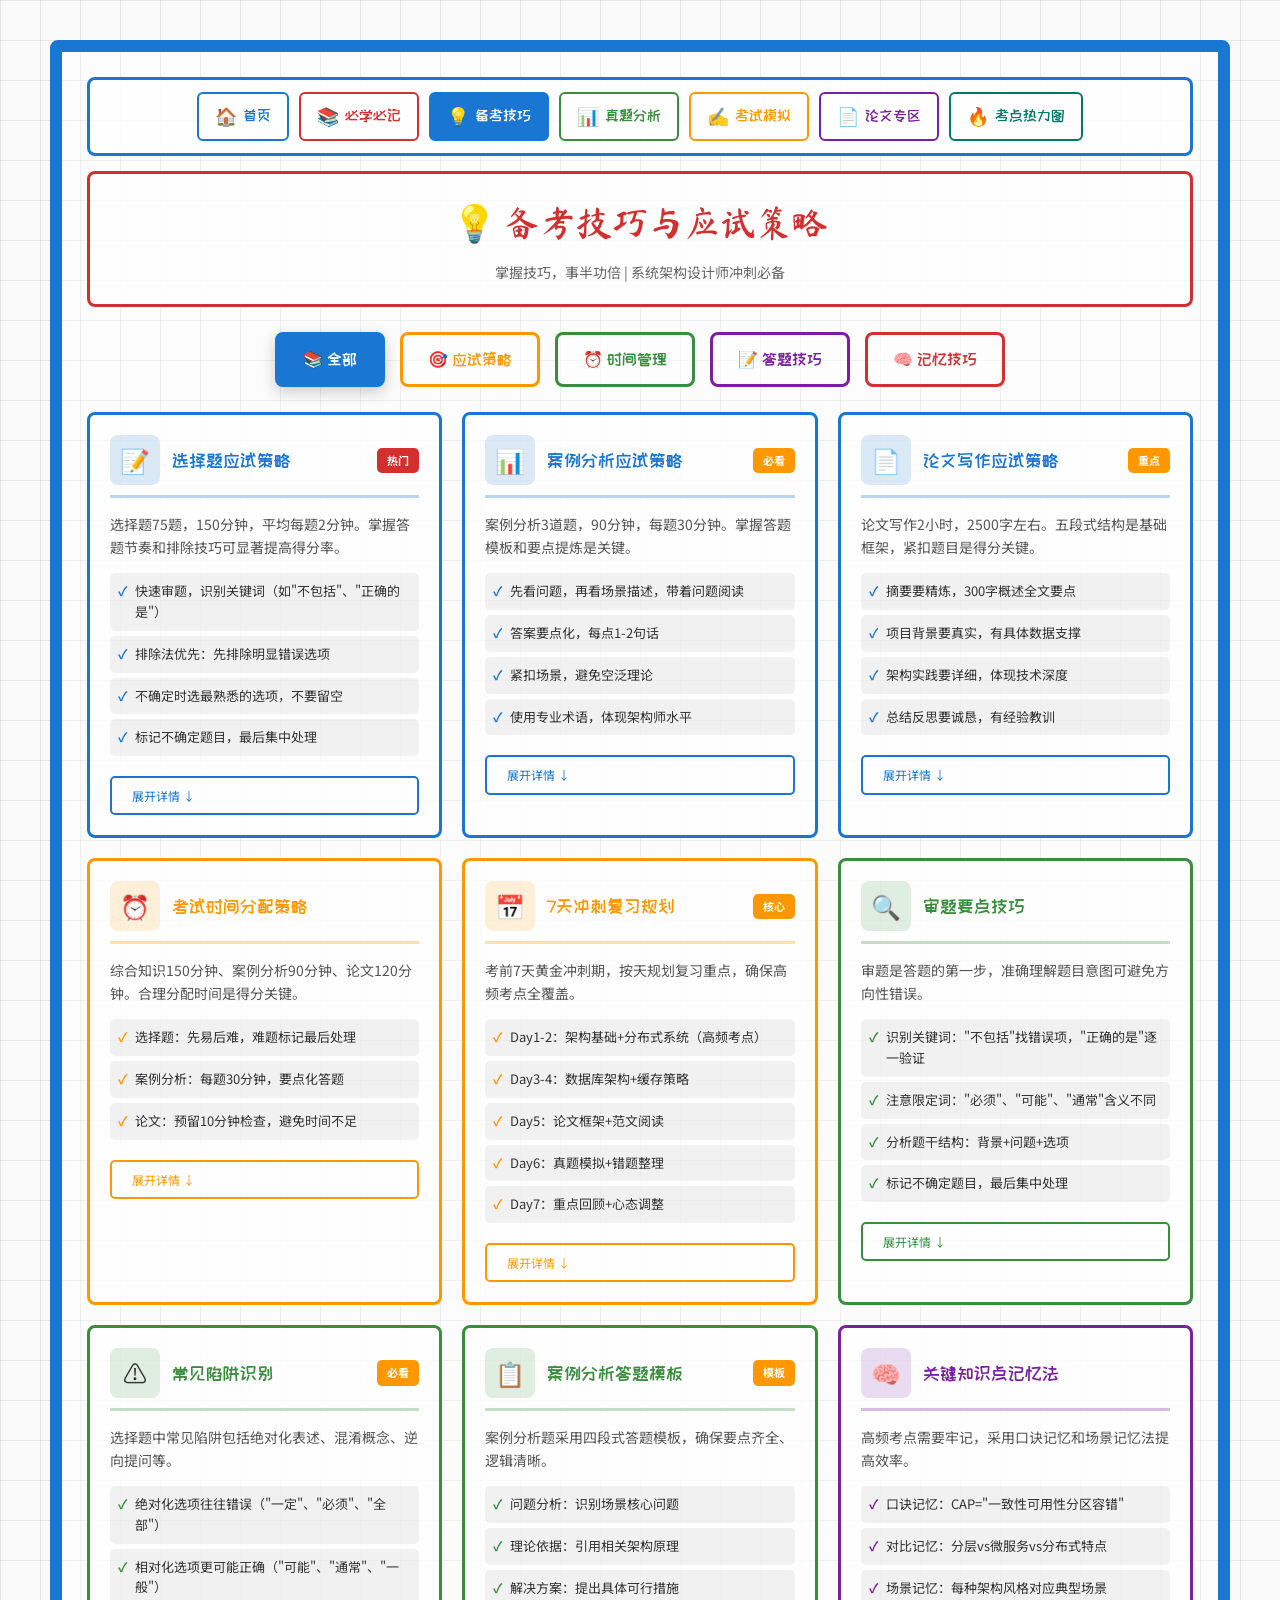
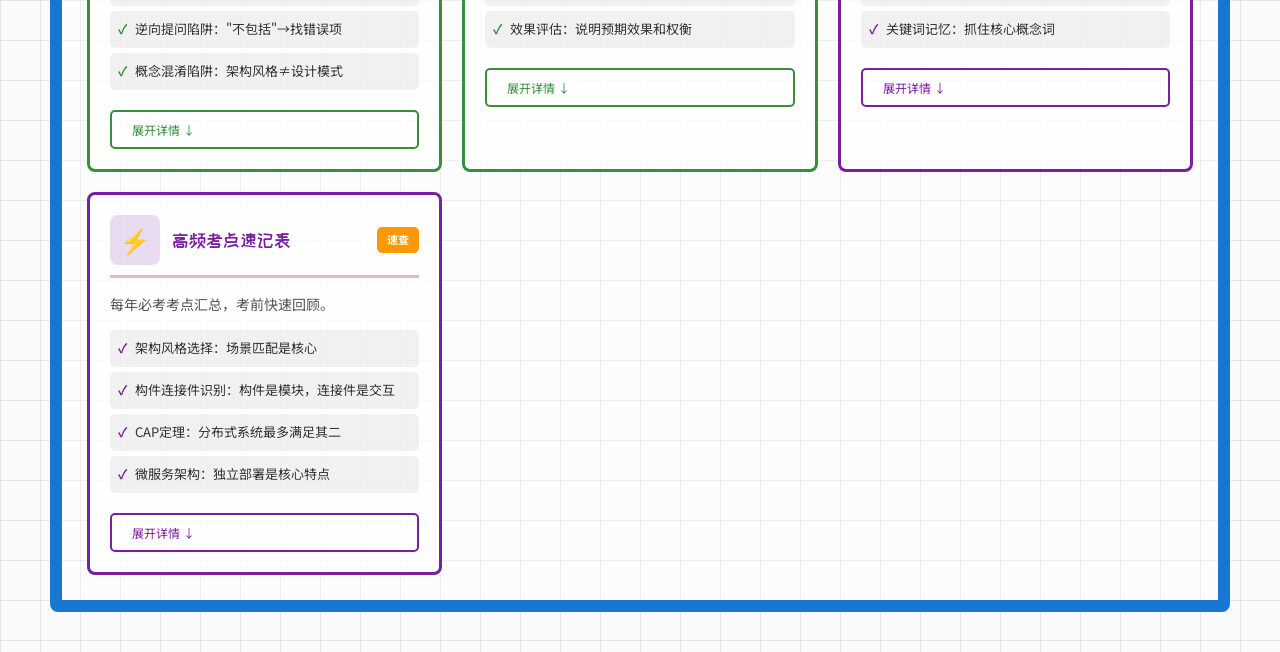
<file: tips.html>
<!DOCTYPE html>
<html lang="zh-CN">
<head>
    <meta charset="UTF-8">
    <meta name="viewport" content="width=device-width, initial-scale=1.0">
    <title>备考技巧 - 系统架构设计师冲刺备考网站</title>
    <link rel="stylesheet" href="css/common.css">
    <script src="js/common.js"></script>
    <style>
        * { margin: 0; padding: 0; box-sizing: border-box; }
        body {
            font-family: 'Noto Sans SC', sans-serif;
            background: #fafafa;
            background-image: linear-gradient(rgba(0,0,0,0.08) 1px, transparent 1px), linear-gradient(90deg, rgba(0,0,0,0.08) 1px, transparent 1px);
            background-size: 40px 40px;
            padding: 40px 50px; color: #333; min-height: 100vh;
        }
        .whiteboard-container {
            background: rgba(255,255,255,0.3);
            border: 12px solid #1976d2;
            border-radius: 8px;
            padding: 25px;
            max-width: 1500px;
            margin: 0 auto;
        }

        /* 顶部导航 */
        .nav-tabs { display: flex; gap: 10px; }
        .nav-tab {
            font-family: 'ZCOOL KuaiLe', cursive;
            font-size: 14px; padding: 8px 20px;
            border: 3px solid; border-radius: 5px;
            cursor: pointer; transition: all 0.3s; background: transparent;
        }
        .nav-tab.red.active { background: #d32f2f; color: #fff; }
        .nav-tab.red { color: #d32f2f; border-color: #d32f2f; }
        .nav-tab.blue.active { background: #1976d2; color: #fff; }
        .nav-tab.blue { color: #1976d2; border-color: #1976d2; }
        .nav-tab.green.active { background: #388e3c; color: #fff; }
        .nav-tab.green { color: #388e3c; border-color: #388e3c; }
        .breadcrumb { font-size: 13px; color: #666; }
        .breadcrumb span { color: #1976d2; font-weight: 700; }

        /* 模块标题 */
        .module-header {
            text-align: center;
            margin-bottom: 25px;
            padding: 20px;
            background: rgba(255,255,255,0.7);
            border: 3px solid #d32f2f;
            border-radius: 8px;
        }
        .module-title {
            color: #d32f2f;
            font-family: 'Ma Shan Zheng', cursive;
            font-size: 36px;
            margin-bottom: 10px;
        }
        .module-subtitle {
            font-size: 14px;
            color: #666;
        }

        /* 技巧分类标签 */
        .skill-categories {
            display: flex;
            gap: 15px;
            justify-content: center;
            margin-bottom: 25px;
            flex-wrap: wrap;
        }
        .category-btn {
            padding: 12px 25px;
            border: 3px solid;
            border-radius: 8px;
            font-family: 'ZCOOL KuaiLe', cursive;
            font-size: 16px;
            cursor: pointer;
            transition: all 0.3s;
            background: rgba(255,255,255,0.5);
        }
        .category-btn:hover { transform: translateY(-3px); }
        .category-btn.active { box-shadow: 0 5px 15px rgba(0,0,0,0.2); }
        .category-btn.cat1 { color: #1976d2; border-color: #1976d2; }
        .category-btn.cat1.active { background: #1976d2; color: #fff; }
        .category-btn.cat2 { color: #ff9800; border-color: #ff9800; }
        .category-btn.cat2.active { background: #ff9800; color: #fff; }
        .category-btn.cat3 { color: #388e3c; border-color: #388e3c; }
        .category-btn.cat3.active { background: #388e3c; color: #fff; }
        .category-btn.cat4 { color: #7b1fa2; border-color: #7b1fa2; }
        .category-btn.cat4.active { background: #7b1fa2; color: #fff; }
        .category-btn.cat5 { color: #d32f2f; border-color: #d32f2f; }
        .category-btn.cat5.active { background: #d32f2f; color: #fff; }

        /* 技巧卡片网格 */
        .tips-grid {
            display: grid;
            grid-template-columns: repeat(auto-fit, minmax(320px, 1fr));
            gap: 20px;
        }

        /* 技巧卡片 */
        .tip-card {
            background: rgba(255,255,255,0.7);
            border: 3px solid;
            border-radius: 8px;
            padding: 20px;
            cursor: pointer;
            transition: all 0.3s;
        }
        .tip-card:hover { transform: translateY(-5px); box-shadow: 0 8px 20px rgba(0,0,0,0.15); }
        .tip-card.blue { border-color: #1976d2; }
        .tip-card.orange { border-color: #ff9800; }
        .tip-card.green { border-color: #388e3c; }
        .tip-card.purple { border-color: #7b1fa2; }
        .tip-card.red { border-color: #d32f2f; }

        .tip-header {
            display: flex;
            align-items: center;
            gap: 12px;
            margin-bottom: 15px;
            padding-bottom: 10px;
            border-bottom: 3px solid;
        }
        .tip-card.blue .tip-header { border-color: rgba(25,118,210,0.3); }
        .tip-card.orange .tip-header { border-color: rgba(255,152,0,0.3); }
        .tip-card.green .tip-header { border-color: rgba(56,142,60,0.3); }
        .tip-card.purple .tip-header { border-color: rgba(123,31,162,0.3); }
        .tip-card.red .tip-header { border-color: rgba(211,47,47,0.3); }

        .tip-icon {
            width: 50px;
            height: 50px;
            border-radius: 8px;
            display: flex;
            align-items: center;
            justify-content: center;
            font-size: 24px;
        }
        .tip-card.blue .tip-icon { background: rgba(25,118,210,0.15); }
        .tip-card.orange .tip-icon { background: rgba(255,152,0,0.15); }
        .tip-card.green .tip-icon { background: rgba(56,142,60,0.15); }
        .tip-card.purple .tip-icon { background: rgba(123,31,162,0.15); }
        .tip-card.red .tip-icon { background: rgba(211,47,47,0.15); }

        .tip-title {
            font-family: 'ZCOOL KuaiLe', cursive;
            font-size: 18px;
        }
        .tip-card.blue .tip-title { color: #1976d2; }
        .tip-card.orange .tip-title { color: #ff9800; }
        .tip-card.green .tip-title { color: #388e3c; }
        .tip-card.purple .tip-title { color: #7b1fa2; }
        .tip-card.red .tip-title { color: #d32f2f; }

        .tip-badge {
            padding: 4px 10px;
            border-radius: 5px;
            font-size: 11px;
            font-weight: 700;
            margin-left: auto;
        }
        .tip-badge.hot { background: #d32f2f; color: #fff; }
        .tip-badge.must { background: #ff9800; color: #fff; }

        /* 技巧摘要 */
        .tip-summary {
            font-size: 14px;
            color: #555;
            line-height: 1.6;
            margin-bottom: 15px;
        }

        /* 技巧要点列表 */
        .tip-points {
            list-style: none;
            font-size: 13px;
        }
        .tip-point {
            padding: 8px 12px;
            margin-bottom: 5px;
            background: rgba(0,0,0,0.05);
            border-radius: 5px;
            position: relative;
            padding-left: 25px;
        }
        .tip-point::before {
            content: '✓';
            position: absolute;
            left: 8px;
            font-weight: 700;
        }
        .tip-card.blue .tip-point::before { color: #1976d2; }
        .tip-card.orange .tip-point::before { color: #ff9800; }
        .tip-card.green .tip-point::before { color: #388e3c; }
        .tip-card.purple .tip-point::before { color: #7b1fa2; }
        .tip-card.red .tip-point::before { color: #d32f2f; }

        /* 展开详情区域 */
        .tip-detail {
            max-height: 0;
            overflow: hidden;
            transition: max-height 0.5s ease;
        }
        .tip-card.expanded .tip-detail { max-height: 800px; }

        .detail-section {
            margin-top: 15px;
            padding: 40px 50px;
            background: rgba(255,255,255,0.5);
            border-radius: 8px;
            border-left: 4px solid;
        }
        .tip-card.blue .detail-section { border-color: #1976d2; }
        .tip-card.orange .detail-section { border-color: #ff9800; }
        .tip-card.green .detail-section { border-color: #388e3c; }
        .tip-card.purple .detail-section { border-color: #7b1fa2; }
        .tip-card.red .detail-section { border-color: #d32f2f; }

        .detail-title {
            font-weight: 700;
            font-size: 14px;
            margin-bottom: 10px;
        }
        .tip-card.blue .detail-title { color: #1976d2; }
        .tip-card.orange .detail-title { color: #ff9800; }
        .tip-card.green .detail-title { color: #388e3c; }
        .tip-card.purple .detail-title { color: #7b1fa2; }
        .tip-card.red .detail-title { color: #d32f2f; }

        .detail-content {
            font-size: 13px;
            line-height: 1.7;
            color: #444;
        }
        .detail-example {
            margin-top: 10px;
            padding: 10px;
            background: rgba(255,152,0,0.1);
            border-radius: 5px;
            font-size: 12px;
        }
        .detail-example-label {
            color: #ff9800;
            font-weight: 700;
            margin-bottom: 5px;
        }

        /* 展开按钮 */
        .expand-btn {
            margin-top: 15px;
            padding: 8px 20px;
            border: 2px solid;
            border-radius: 5px;
            cursor: pointer;
            font-size: 12px;
            transition: all 0.3s;
            background: transparent;
        }
        .tip-card.blue .expand-btn { color: #1976d2; border-color: #1976d2; }
        .tip-card.orange .expand-btn { color: #ff9800; border-color: #ff9800; }
        .tip-card.green .expand-btn { color: #388e3c; border-color: #388e3c; }
        .tip-card.purple .expand-btn { color: #7b1fa2; border-color: #7b1fa2; }
        .tip-card.red .expand-btn { color: #d32f2f; border-color: #d32f2f; }
        .expand-btn:hover { background: rgba(0,0,0,0.1); }

        /* 流程图示 */
        .flow-diagram {
            display: flex;
            align-items: center;
            justify-content: center;
            gap: 10px;
            padding: 40px 50px;
            background: rgba(255,255,255,0.5);
            border-radius: 8px;
            margin-top: 10px;
        }
        .flow-step {
            padding: 10px 15px;
            border: 3px solid #1976d2;
            border-radius: 8px;
            font-size: 12px;
            font-weight: 700;
            color: #1976d2;
            background: rgba(25,118,210,0.1);
        }
        .flow-arrow {
            color: #666;
            font-size: 16px;
        }

        /* 时间分配表格 */
        .time-table {
            width: 100%;
            border-collapse: separate;
            border-spacing: 0;
            background: rgba(255,255,255,0.8);
            margin-top: 10px;
        }
        .time-table th {
            background: rgba(25,118,210,0.15);
            color: #1976d2;
            font-family: 'ZCOOL KuaiLe', cursive;
            padding: 10px;
            text-align: center;
            border-bottom: 3px solid #1976d2;
        }
        .time-table td {
            padding: 10px;
            border-bottom: 1px solid rgba(25,118,210,0.2);
            text-align: center;
        }
        .time-table tr:hover td { background: rgba(25,118,210,0.1); }
        .time-highlight {
            background: rgba(211,47,47,0.15);
            font-weight: 700;
            color: #d32f2f;
        }

        /* 响应式 */
        @media (max-width: 768px) {
            .tips-grid { grid-template-columns: 1fr; }
            .skill-categories { flex-direction: column; }
            .category-btn { width: 100%; }
        }
    </style>
</head>
<body>
    <div class="whiteboard-container">
        <!-- 快速导航栏 -->
        <div class="quick-nav-bar">
            <div class="quick-nav-item home" onclick="location.href='index.html'"><span class="nav-icon">🏠</span><span class="nav-label">首页</span></div><div class="quick-nav-item knowledge" onclick="location.href='knowledge.html'"><span class="nav-icon">📚</span><span class="nav-label">必学必记</span></div><div class="quick-nav-item tips active" onclick="location.href='tips.html'"><span class="nav-icon">💡</span><span class="nav-label">备考技巧</span></div><div class="quick-nav-item questions" onclick="location.href='questions.html'"><span class="nav-icon">📊</span><span class="nav-label">真题分析</span></div><div class="quick-nav-item exam" onclick="location.href='exam.html'"><span class="nav-icon">✍️</span><span class="nav-label">考试模拟</span></div><div class="quick-nav-item essay" onclick="location.href='essay.html'"><span class="nav-icon">📄</span><span class="nav-label">论文专区</span></div><div class="quick-nav-item heatmap" onclick="location.href='heatmap.html'"><span class="nav-icon">🔥</span><span class="nav-label">考点热力图</span></div>
        </div>

        <div class="module-header">
            <div class="module-title">💡 备考技巧与应试策略</div>
            <div class="module-subtitle">掌握技巧，事半功倍 | 系统架构设计师冲刺必备</div>
        </div>

        <!-- 技巧分类标签 -->
        <div class="skill-categories">
            <div class="category-btn cat1 active" onclick="filterCategory('all', this)">📚 全部</div>
            <div class="category-btn cat2" onclick="filterCategory('strategy', this)">🎯 应试策略</div>
            <div class="category-btn cat3" onclick="filterCategory('time', this)">⏰ 时间管理</div>
            <div class="category-btn cat4" onclick="filterCategory('answer', this)">📝 答题技巧</div>
            <div class="category-btn cat5" onclick="filterCategory('memory', this)">🧠 记忆技巧</div>
        </div>

        <!-- 技巧卡片网格 -->
        <div class="tips-grid">
            <!-- 应试策略类 -->
            <div class="tip-card blue" data-category="strategy" onclick="toggleCard(this)">
                <div class="tip-header">
                    <div class="tip-icon">🎯</div>
                    <div class="tip-title">选择题应试策略</div>
                    <div class="tip-badge hot">热门</div>
                </div>
                <div class="tip-summary">选择题共75题，每题1分，考试时间150分钟。掌握正确的答题策略，可以有效提高得分率。</div>
                <ul class="tip-points">
                    <li class="tip-point">先易后难，确保基础分到手</li>
                    <li class="tip-point">排除法优先，缩小选择范围</li>
                    <li class="tip-point">标记不确定题目，最后回看</li>
                </ul>
                <div class="tip-detail">
                    <div class="detail-section">
                        <div class="detail-title">📌 详细策略说明</div>
                        <div class="detail-content">
                            <p><strong>1. 时间分配：</strong>每题平均2分钟，预留15分钟检查。难题不超过4分钟，超过则标记跳过。</p>
                            <p style="margin-top:8px;"><strong>2. 答题顺序：</strong>先做熟悉考点（架构风格、数据库、网络），再做陌生考点，最后处理难题。</p>
                            <p style="margin-top:8px;"><strong>3. 排除技巧：</strong>先排除明显错误选项（违反基本原则），再排除相似选项中的干扰项。</p>
                        </div>
                        <div class="detail-example">
                            <div class="detail-example-label">💡 示例应用</div>
                            题目问"分层架构的约束"，选项D说"下层可调用上层"→明显违反分层原则，直接排除。
                        </div>
                    </div>
                </div>
                <div class="expand-btn">展开详情 ↓</div>
            </div>

            <div class="tip-card blue" data-category="strategy" onclick="toggleCard(this)">
                <div class="tip-header">
                    <div class="tip-icon">📋</div>
                    <div class="tip-title">案例分析应试策略</div>
                    <div class="tip-badge must">必看</div>
                </div>
                <div class="tip-summary">案例分析共3题，每题25分，考试时间90分钟。侧重架构设计能力考查，需要系统性答题。</div>
                <ul class="tip-points">
                    <li class="tip-point">审题时圈出关键要求和约束</li>
                    <li class="tip-point">先画架构图，再补充说明文字</li>
                    <li class="tip-point">答案结构化：问题→方案→理由</li>
                </ul>
                <div class="tip-detail">
                    <div class="detail-section">
                        <div class="detail-title">📌 案例分析答题模板</div>
                        <div class="detail-content">
                            <p><strong>Step 1：审题分析（5分钟）</strong></p>
                            <p>• 识别系统类型（电商、金融、物联网...）</p>
                            <p>• 圈出质量属性要求（高可用、高性能、可扩展...）</p>
                            <p style="margin-top:8px;"><strong>Step 2：架构设计（15分钟）</strong></p>
                            <p>• 绘制架构图（分层/微服务/分布式）</p>
                            <p>• 标注关键组件和交互关系</p>
                            <p style="margin-top:8px;"><strong>Step 3：论证说明（10分钟）</strong></p>
                            <p>• 解释架构选择依据</p>
                            <p>• 说明如何满足质量属性要求</p>
                        </div>
                    </div>
                </div>
                <div class="expand-btn">展开详情 ↓</div>
            </div>

            <div class="tip-card red" data-category="strategy" onclick="toggleCard(this)">
                <div class="tip-header">
                    <div class="tip-icon">✍️</div>
                    <div class="tip-title">论文写作应试策略</div>
                    <div class="tip-badge must">必看</div>
                </div>
                <div class="tip-summary">论文考试时间120分钟，要求2500字左右。需要有清晰的论文框架和足够的论据支撑。</div>
                <ul class="tip-points">
                    <li class="tip-point">提前准备3-5个项目素材</li>
                    <li class="tip-point">论文框架固定：摘要→背景→分析→实践→总结</li>
                    <li class="tip-point">开头结尾要呼应，中间段落要充实</li>
                </ul>
                <div class="tip-detail">
                    <div class="detail-section">
                        <div class="detail-title">📌 论文写作流程</div>
                        <div class="flow-diagram">
                            <div class="flow-step">审题选材</div>
                            <div class="flow-arrow">→</div>
                            <div class="flow-step">列提纲</div>
                            <div class="flow-arrow">→</div>
                            <div class="flow-step">写摘要</div>
                            <div class="flow-arrow">→</div>
                            <div class="flow-step">正文展开</div>
                            <div class="flow-arrow">→</div>
                            <div class="flow-step">总结收尾</div>
                        </div>
                        <div class="detail-content" style="margin-top:15px;">
                            <p><strong>时间分配建议：</strong></p>
                            <p>• 审题+选材：10分钟</p>
                            <p>• 列提纲：10分钟</p>
                            <p>• 写摘要：15分钟</p>
                            <p>• 正文写作：70分钟</p>
                            <p>• 检查修改：15分钟</p>
                        </div>
                    </div>
                </div>
                <div class="expand-btn">展开详情 ↓</div>
            </div>

            <!-- 时间管理类 -->
            <div class="tip-card orange" data-category="time" onclick="toggleCard(this)">
                <div class="tip-header">
                    <div class="tip-icon">⏰</div>
                    <div class="tip-title">考试时间分配</div>
                </div>
                <div class="tip-summary">系统架构设计师考试分三个科目，合理分配时间是得分关键。</div>
                <table class="time-table">
                    <thead><tr><th>科目</th><th>题量</th><th>时间</th><th>建议策略</th></tr></thead>
                    <tbody>
                        <tr><td>综合知识</td><td>75题</td><td>150分钟</td><td>每题约2分钟</td></tr>
                        <tr class="time-highlight"><td>案例分析</td><td>3题</td><td>90分钟</td><td>每题30分钟</td></tr>
                        <tr class="time-highlight"><td>论文</td><td>1题</td><td>120分钟</td><td>写作+检查</td></tr>
                    </tbody>
                </table>
                <div class="tip-detail">
                    <div class="detail-section">
                        <div class="detail-title">📌 时间管理要点</div>
                        <div class="detail-content">
                            <p><strong>⚠️ 常见时间陷阱：</strong></p>
                            <p>• 选择题纠结难题超过5分钟 → 应标记跳过</p>
                            <p>• 案例分析画图超时 → 先画框架图再细化</p>
                            <p>• 论文写作时间不足 → 提前准备素材框架</p>
                        </div>
                    </div>
                </div>
                <div class="expand-btn">展开详情 ↓</div>
            </div>

            <div class="tip-card orange" data-category="time" onclick="toggleCard(this)">
                <div class="tip-header">
                    <div class="tip-icon">📅</div>
                    <div class="tip-title">7天冲刺复习规划</div>
                </div>
                <div class="tip-summary">考前7天是冲刺黄金期，需要高效覆盖核心考点。</div>
                <table class="time-table">
                    <thead><tr><th>天数</th><th>上午</th><th>下午</th><th>晚上</th></tr></thead>
                    <tbody>
                        <tr><td>Day 1</td><td>架构核心概念</td><td>架构风格</td><td>选择题练习</td></tr>
                        <tr><td>Day 2</td><td>分布式系统</td><td>数据库架构</td><td>案例分析1</td></tr>
                        <tr><td>Day 3</td><td>微服务架构</td><td>信息安全</td><td>案例分析2</td></tr>
                        <tr><td>Day 4</td><td>网络协议</td><td>系统可靠性</td><td>真题模拟</td></tr>
                        <tr><td>Day 5</td><td>项目管理</td><td>法律法规</td><td>论文框架</td></tr>
                        <tr class="time-highlight"><td>Day 6</td><td>综合复习</td><td>错题回顾</td><td>论文写作</td></tr>
                        <tr class="time-highlight"><td>Day 7</td><td>模拟考试</td><td>查漏补缺</td><td>放松调整</td></tr>
                    </tbody>
                </table>
                <div class="expand-btn">展开详情 ↓</div>
            </div>

            <!-- 答题技巧类 -->
            <div class="tip-card green" data-category="answer" onclick="toggleCard(this)">
                <div class="tip-header">
                    <div class="tip-icon">🔍</div>
                    <div class="tip-title">审题要点技巧</div>
                    <div class="tip-badge hot">热门</div>
                </div>
                <div class="tip-summary">审题是答题的第一步，正确理解题目意图直接影响答案质量。</div>
                <ul class="tip-points">
                    <li class="tip-point">圈出关键词：系统类型、质量属性、约束条件</li>
                    <li class="tip-point">识别题型：概念题、应用题、分析题、设计题</li>
                    <li class="tip-point">注意限定词："必须"、"主要"、"不包括"</li>
                </ul>
                <div class="tip-detail">
                    <div class="detail-section">
                        <div class="detail-title">📌 审题三步法</div>
                        <div class="flow-diagram">
                            <div class="flow-step">读题干</div>
                            <div class="flow-arrow">→</div>
                            <div class="flow-step">圈关键词</div>
                            <div class="flow-arrow">→</div>
                            <div class="flow-step">判题型</div>
                        </div>
                        <div class="detail-example" style="margin-top:15px;">
                            <div class="detail-example-label">💡 示例分析</div>
                            题目："某电商系统需要<strong>高并发、高可用</strong>，采用<strong>微服务架构</strong>，<strong>不包括</strong>以下哪种组件？"<br>
                            关键词：电商系统、高并发高可用、微服务架构、不包括<br>
                            题型：概念应用题（考查微服务组件认知）
                        </div>
                    </div>
                </div>
                <div class="expand-btn">展开详情 ↓</div>
            </div>

            <div class="tip-card green" data-category="answer" onclick="toggleCard(this)">
                <div class="tip-header">
                    <div class="tip-icon">⚠️</div>
                    <div class="tip-title">常见陷阱识别</div>
                    <div class="tip-badge hot">热门</div>
                </div>
                <div class="tip-summary">考试中常见设置陷阱，识别陷阱可以避免失分。</div>
                <ul class="tip-points">
                    <li class="tip-point">概念混淆陷阱：架构风格 vs 设计模式</li>
                    <li class="tip-point">范围限定陷阱："所有" vs "部分"</li>
                    <li class="tip-point">反向陷阱："正确的是" vs "错误的是"</li>
                    <li class="tip-point">时间陷阱：纠结难题耽误整体进度</li>
                </ul>
                <div class="tip-detail">
                    <div class="detail-section">
                        <div class="detail-title">📌 陷阱示例解析</div>
                        <div class="detail-content">
                            <p><strong>陷阱1：概念混淆</strong></p>
                            <p>问"架构风格"时，选项混入"观察者模式"等设计模式 → 需区分宏观vs微观</p>
                            <p style="margin-top:8px;"><strong>陷阱2：反向提问</strong></p>
                            <p>题目问"以下<strong>不属于</strong>微服务组件的是"，选项A"API网关"看起来正确但实际<strong>属于</strong> → 粗心易错选</p>
                            <p style="margin-top:8px;"><strong>陷阱3：绝对表述</strong></p>
                            <p>选项说"<strong>必须</strong>使用分布式缓存"，实际场景可能用本地缓存 → 看清限定条件</p>
                        </div>
                    </div>
                </div>
                <div class="expand-btn">展开详情 ↓</div>
            </div>

            <div class="tip-card green" data-category="answer" onclick="toggleCard(this)">
                <div class="tip-header">
                    <div class="tip-icon">📝</div>
                    <div class="tip-title">案例分析答题模板</div>
                    <div class="tip-badge must">必看</div>
                </div>
                <div class="tip-summary">案例分析需要结构化答题，使用固定模板可以提高答题效率和质量。</div>
                <div class="tip-detail" style="max-height: 500px;">
                    <div class="detail-section">
                        <div class="detail-title">📌 案例分析答题模板</div>
                        <div class="detail-content">
                            <p><strong>【问题分析】</strong></p>
                            <p>1. 系统背景：该系统是____，主要功能是____</p>
                            <p>2. 质量要求：题目要求满足____（高可用/高性能/可扩展...）</p>
                            <p>3. 约束条件：题目给出的约束有____</p>
                            <p style="margin-top:12px;"><strong>【架构方案】</strong></p>
                            <p>1. 整体架构：采用____架构（分层/微服务/分布式）</p>
                            <p>2. 组件设计：____负责____，____负责____</p>
                            <p>3. 关键技术：使用____解决____问题</p>
                            <p style="margin-top:12px;"><strong>【方案论证】</strong></p>
                            <p>1. 满足____质量属性的原因：____</p>
                            <p>2. 架构选择依据：相比____方案，本方案的优势是____</p>
                            <p>3. 可能风险与应对：____</p>
                        </div>
                    </div>
                </div>
                <div class="expand-btn">展开详情 ↓</div>
            </div>

            <!-- 记忆技巧类 -->
            <div class="tip-card purple" data-category="memory" onclick="toggleCard(this)">
                <div class="tip-header">
                    <div class="tip-icon">🧠</div>
                    <div class="tip-title">关键知识点记忆法</div>
                </div>
                <div class="tip-summary">架构设计师考点多，掌握记忆技巧可以高效记住核心内容。</div>
                <ul class="tip-points">
                    <li class="tip-point">口诀记忆：如"构件连接约束三要素"</li>
                    <li class="tip-point">对比记忆：分层vs微服务vs分布式</li>
                    <li class="tip-point">场景记忆：结合实际案例理解概念</li>
                </ul>
                <div class="tip-detail">
                    <div class="detail-section">
                        <div class="detail-title">📌 记忆口诀示例</div>
                        <div class="detail-content">
                            <p><strong>架构三要素：</strong>"构件连约束" → 构件、连接件、约束</p>
                            <p style="margin-top:8px;"><strong>CAP定理：</strong>"C一致A可用P分区" → 一致性、可用性、分区容错性</p>
                            <p style="margin-top:8px;"><strong>架构风格四类：</strong>"分层微分事" → 分层、微服务、分布式、事件驱动</p>
                            <p style="margin-top:8px;"><strong>质量属性：</strong>"能用可安扩维移" → 可用性、性能、可靠性、安全性、可扩展性、可维护性、可移植性</p>
                        </div>
                    </div>
                </div>
                <div class="expand-btn">展开详情 ↓</div>
            </div>

            <div class="tip-card purple" data-category="memory" onclick="toggleCard(this)">
                <div class="tip-header">
                    <div class="tip-icon">📊</div>
                    <div class="tip-title">高频考点速记表</div>
                    <div class="tip-badge hot">热门</div>
                </div>
                <div class="tip-summary">高频考点每年必考，需要重点记忆。</div>
                <table class="time-table">
                    <thead><tr><th>考点</th><th>考查频率</th><th>记忆要点</th></tr></thead>
                    <tbody>
                        <tr><td>架构风格选择</td><td>每年必考</td><td>适用场景+优缺点</td></tr>
                        <tr><td>构件连接件</td><td>近5年考10次</td><td>概念识别+案例应用</td></tr>
                        <tr><td>CAP定理</td><td>高频</td><td>三选二+应用场景</td></tr>
                        <tr><td>数据库分库分表</td><td>高频</td><td>策略+条件</td></tr>
                        <tr><td>分布式一致性</td><td>高频</td><td>算法对比</td></tr>
                    </tbody>
                </table>
                <div class="expand-btn">展开详情 ↓</div>
            </div>
        </div>
    </div>

    <script src="js/data-renderer.js"></script>
    <script>
        // 渲染快速导航栏
        // 导航栏已硬编码

        // 初始化

        // 页面特定功能 - 使用TipsRenderer中的方法
        function filterCategory(category, element) {
            TipsRenderer.filterCategory(category, element);
        }

        function toggleCard(card) {
            TipsRenderer.toggleCard(card);
        }
    </script>
</body>
</html>
</file>
<file: css/common.css>
/* 系统架构设计师冲刺备考网站 - 公共样式 */

/* 字体引入 */
@import url('https://fonts.googleapis.com/css2?family=Noto+Sans+SC:wght@400;500;700&family=ZCOOL+KuaiLe&family=Ma+Shan+Zheng&display=swap');

/* 基础重置 - 增大字体 */
* {
    margin: 0;
    padding: 0;
    box-sizing: border-box;
}

/* 白板格纹背景 */
body {
    font-family: 'Noto Sans SC', sans-serif;
    background: #fafafa;
    background-image:
        linear-gradient(rgba(0,0,0,0.08) 1px, transparent 1px),
        linear-gradient(90deg, rgba(0,0,0,0.08) 1px, transparent 1px);
    background-size: 40px 40px;
    padding: 8px;
    color: #333;
    min-height: 100vh;
    font-size: 17px;
    line-height: 1.6;
}

/* 白板容器 */
.whiteboard-container {
    background: rgba(255,255,255,0.3);
    border: 8px solid #1976d2;
    border-radius: 8px;
    padding: 12px;
    max-width: 1400px;
    margin: 0 auto;
}

/* 模块标题 */
.module-header {
    text-align: center;
    margin-bottom: 12px;
    padding: 10px;
    background: rgba(255,255,255,0.7);
    border: 3px solid #d32f2f;
    border-radius: 8px;
}

.module-title {
    color: #d32f2f;
    font-family: 'Ma Shan Zheng', cursive;
    font-size: 32px;
}

.module-subtitle {
    font-size: 16px;
    color: #666;
    margin-top: 4px;
}

/* 导航标签 */
.nav-tabs {
    display: flex;
    gap: 8px;
}

.nav-tab {
    font-family: 'ZCOOL KuaiLe', cursive;
    font-size: 17px;
    padding: 12px 24px;
    border: 3px solid;
    border-radius: 5px;
    cursor: pointer;
    transition: all 0.3s;
    background: transparent;
}

.nav-tab.red.active { background: #d32f2f; color: #fff; }
.nav-tab.red { color: #d32f2f; border-color: #d32f2f; }
.nav-tab.blue.active { background: #1976d2; color: #fff; }
.nav-tab.blue { color: #1976d2; border-color: #1976d2; }
.nav-tab.green.active { background: #388e3c; color: #fff; }
.nav-tab.green { color: #388e3c; border-color: #388e3c; }

/* 顶部导航栏 */
.top-nav {
    display: flex;
    justify-content: space-between;
    align-items: center;
    margin-bottom: 10px;
    padding: 10px 15px;
    background: rgba(255,255,255,0.7);
    border: 3px solid #1976d2;
    border-radius: 8px;
}

.breadcrumb {
    font-size: 16px;
    color: #666;
}

.breadcrumb span {
    color: #1976d2;
    font-weight: 700;
}

/* 返回首页按钮 */
.back-home {
    padding: 10px 18px;
    background: rgba(25,118,210,0.1);
    border: 2px solid #1976d2;
    border-radius: 5px;
    color: #1976d2;
    cursor: pointer;
    font-size: 16px;
    transition: all 0.3s;
}

.back-home:hover {
    background: rgba(25,118,210,0.2);
}

/* 标签样式 */
.subject-tag {
    display: inline-block;
    padding: 5px 14px;
    border-radius: 5px;
    font-size: 15px;
    font-weight: 700;
    margin-right: 5px;
}

.subject-tag.red {
    background: rgba(211,47,47,0.15);
    color: #d32f2f;
    border: 2px solid #d32f2f;
}

.subject-tag.blue {
    background: rgba(25,118,210,0.15);
    color: #1976d2;
    border: 2px solid #1976d2;
}

.subject-tag.green {
    background: rgba(56,142,60,0.15);
    color: #388e3c;
    border: 2px solid #388e3c;
}

.subject-tag.orange {
    background: rgba(255,152,0,0.15);
    color: #ff9800;
    border: 2px solid #ff9800;
}

/* 年份徽章 */
.year-badge {
    display: inline-block;
    padding: 5px 12px;
    background: #1976d2;
    color: #fff;
    border-radius: 3px;
    font-size: 16px;
    font-weight: 700;
    margin-right: 5px;
}

/* 考点徽章 */
.topic-badge {
    display: inline-block;
    padding: 5px 12px;
    background: rgba(25,118,210,0.15);
    color: #1976d2;
    border: 1px solid #1976d2;
    border-radius: 3px;
    font-size: 16px;
    margin-right: 3px;
    margin-bottom: 3px;
}

/* 比例徽章 */
.percent-badge {
    display: inline-block;
    padding: 5px 12px;
    background: rgba(211,47,47,0.15);
    color: #d32f2f;
    border: 1px solid #d32f2f;
    border-radius: 3px;
    font-size: 15px;
    font-weight: 700;
}

/* 搜索框 */
.search-box {
    display: flex;
    gap: 8px;
}

.search-input {
    padding: 10px 18px;
    border: 3px solid #1976d2;
    border-radius: 5px;
    width: 250px;
    font-size: 16px;
}

.search-btn {
    padding: 10px 24px;
    background: #1976d2;
    color: #fff;
    border: 3px solid #1976d2;
    border-radius: 5px;
    cursor: pointer;
    font-family: 'ZCOOL KuaiLe', cursive;
    font-size: 16px;
}

/* 卡片标题 */
.card-title {
    font-family: 'Ma Shan Zheng', cursive;
    font-size: 28px;
    margin-bottom: 10px;
    padding-bottom: 8px;
    border-bottom: 3px solid;
}

.card-title.blue { color: #1976d2; border-color: #1976d2; }
.card-title.orange { color: #ff9800; border-color: #ff9800; }
.card-title.green { color: #388e3c; border-color: #388e3c; }
.card-title.red { color: #d32f2f; border-color: #d32f2f; }

/* 内容区域标题 */
.section-title {
    font-family: 'ZCOOL KuaiLe', cursive;
    font-size: 22px;
    margin-bottom: 8px;
    padding-bottom: 5px;
    border-bottom: 3px solid;
}

.section-title.blue { color: #1976d2; border-color: #1976d2; }
.section-title.red { color: #d32f2f; border-color: #d32f2f; }
.section-title.orange { color: #ff9800; border-color: #ff9800; }
.section-title.green { color: #388e3c; border-color: #388e3c; }

.section-title::before {
    content: '◆';
    margin-right: 10px;
}

.section-title.blue::before { color: #1976d2; }
.section-title.red::before { color: #d32f2f; }
.section-title.orange::before { color: #ff9800; }
.section-title.green::before { color: #388e3c; }

/* 表格基础样式 */
.data-table {
    width: 100%;
    border-collapse: separate;
    border-spacing: 0;
    background: rgba(255,255,255,0.8);
}

.data-table th {
    font-family: 'ZCOOL KuaiLe', cursive;
    padding: 12px;
    text-align: center;
    font-size: 17px;
}

.data-table td {
    padding: 12px;
    text-align: center;
    border-bottom: 1px solid rgba(0,0,0,0.1);
    font-size: 16px;
}

.data-table tr:hover td {
    background: rgba(0,0,0,0.05);
}

/* 按钮基础样式 */
.btn {
    padding: 12px 25px;
    border: 3px solid;
    border-radius: 5px;
    cursor: pointer;
    font-family: 'ZCOOL KuaiLe', cursive;
    font-size: 18px;
    transition: all 0.3s;
}

.btn.primary {
    background: #1976d2;
    color: #fff;
    border-color: #1976d2;
}

.btn.primary:hover {
    background: #1565c0;
}

.btn.secondary {
    background: transparent;
    color: #1976d2;
    border-color: #1976d2;
}

.btn.secondary:hover {
    background: rgba(25,118,210,0.15);
}

/* 进度条 */
.progress-bar-container {
    height: 14px;
    background: #e0e0e0;
    border-radius: 6px;
    overflow: hidden;
}

.progress-bar-fill {
    height: 100%;
    background: #388e3c;
    border-radius: 6px;
    transition: width 0.3s;
}

/* 响应式基础 */
@media (max-width: 1024px) {
    .main-content {
        grid-template-columns: 1fr;
    }
}

@media (max-width: 768px) {
    .top-nav {
        flex-direction: column;
        gap: 10px;
    }

    .search-box {
        width: 100%;
    }

    .search-input {
        width: 100%;
    }
}

/* ===== 快速导航栏 ===== */
.quick-nav-bar {
    display: flex !important;
    justify-content: center !important;
    gap: 10px !important;
    padding: 12px 15px !important;
    margin-bottom: 15px !important;
    background: rgba(255,255,255,0.8) !important;
    border: 3px solid #1976d2 !important;
    border-radius: 8px !important;
    flex-wrap: wrap !important;
    min-height: 50px !important;
}

.quick-nav-item {
    display: flex;
    align-items: center;
    gap: 6px;
    padding: 8px 16px;
    border: 2px solid;
    border-radius: 6px;
    cursor: pointer;
    transition: all 0.3s;
    font-family: 'ZCOOL KuaiLe', cursive;
    font-size: 15px;
    background: rgba(255,255,255,0.5);
}

.quick-nav-item:hover {
    transform: translateY(-2px);
    box-shadow: 2px 2px 0 rgba(0,0,0,0.15);
}

.quick-nav-item.active {
    background: currentColor;
    color: #fff !important;
}

.quick-nav-item .nav-icon {
    font-size: 18px;
}

/* 各模块颜色 */
.quick-nav-item.home { color: #1976d2; border-color: #1976d2; }
.quick-nav-item.home:hover, .quick-nav-item.home.active { background: #1976d2; }

.quick-nav-item.knowledge { color: #d32f2f; border-color: #d32f2f; }
.quick-nav-item.knowledge:hover, .quick-nav-item.knowledge.active { background: #d32f2f; }

.quick-nav-item.tips { color: #1976d2; border-color: #1976d2; }
.quick-nav-item.tips:hover, .quick-nav-item.tips.active { background: #1976d2; }

.quick-nav-item.questions { color: #388e3c; border-color: #388e3c; }
.quick-nav-item.questions:hover, .quick-nav-item.questions.active { background: #388e3c; }

.quick-nav-item.exam { color: #ff9800; border-color: #ff9800; }
.quick-nav-item.exam:hover, .quick-nav-item.exam.active { background: #ff9800; }

.quick-nav-item.essay { color: #7b1fa2; border-color: #7b1fa2; }
.quick-nav-item.essay:hover, .quick-nav-item.essay.active { background: #7b1fa2; }

.quick-nav-item.heatmap { color: #00796b; border-color: #00796b; }
.quick-nav-item.heatmap:hover, .quick-nav-item.heatmap.active { background: #00796b; }

/* 响应式 */
@media (max-width: 768px) {
    .quick-nav-bar {
        gap: 6px;
        padding: 8px 10px;
    }
    .quick-nav-item {
        padding: 6px 10px;
        font-size: 13px;
    }
    .quick-nav-item .nav-icon {
        font-size: 14px;
    }
}
</file>
